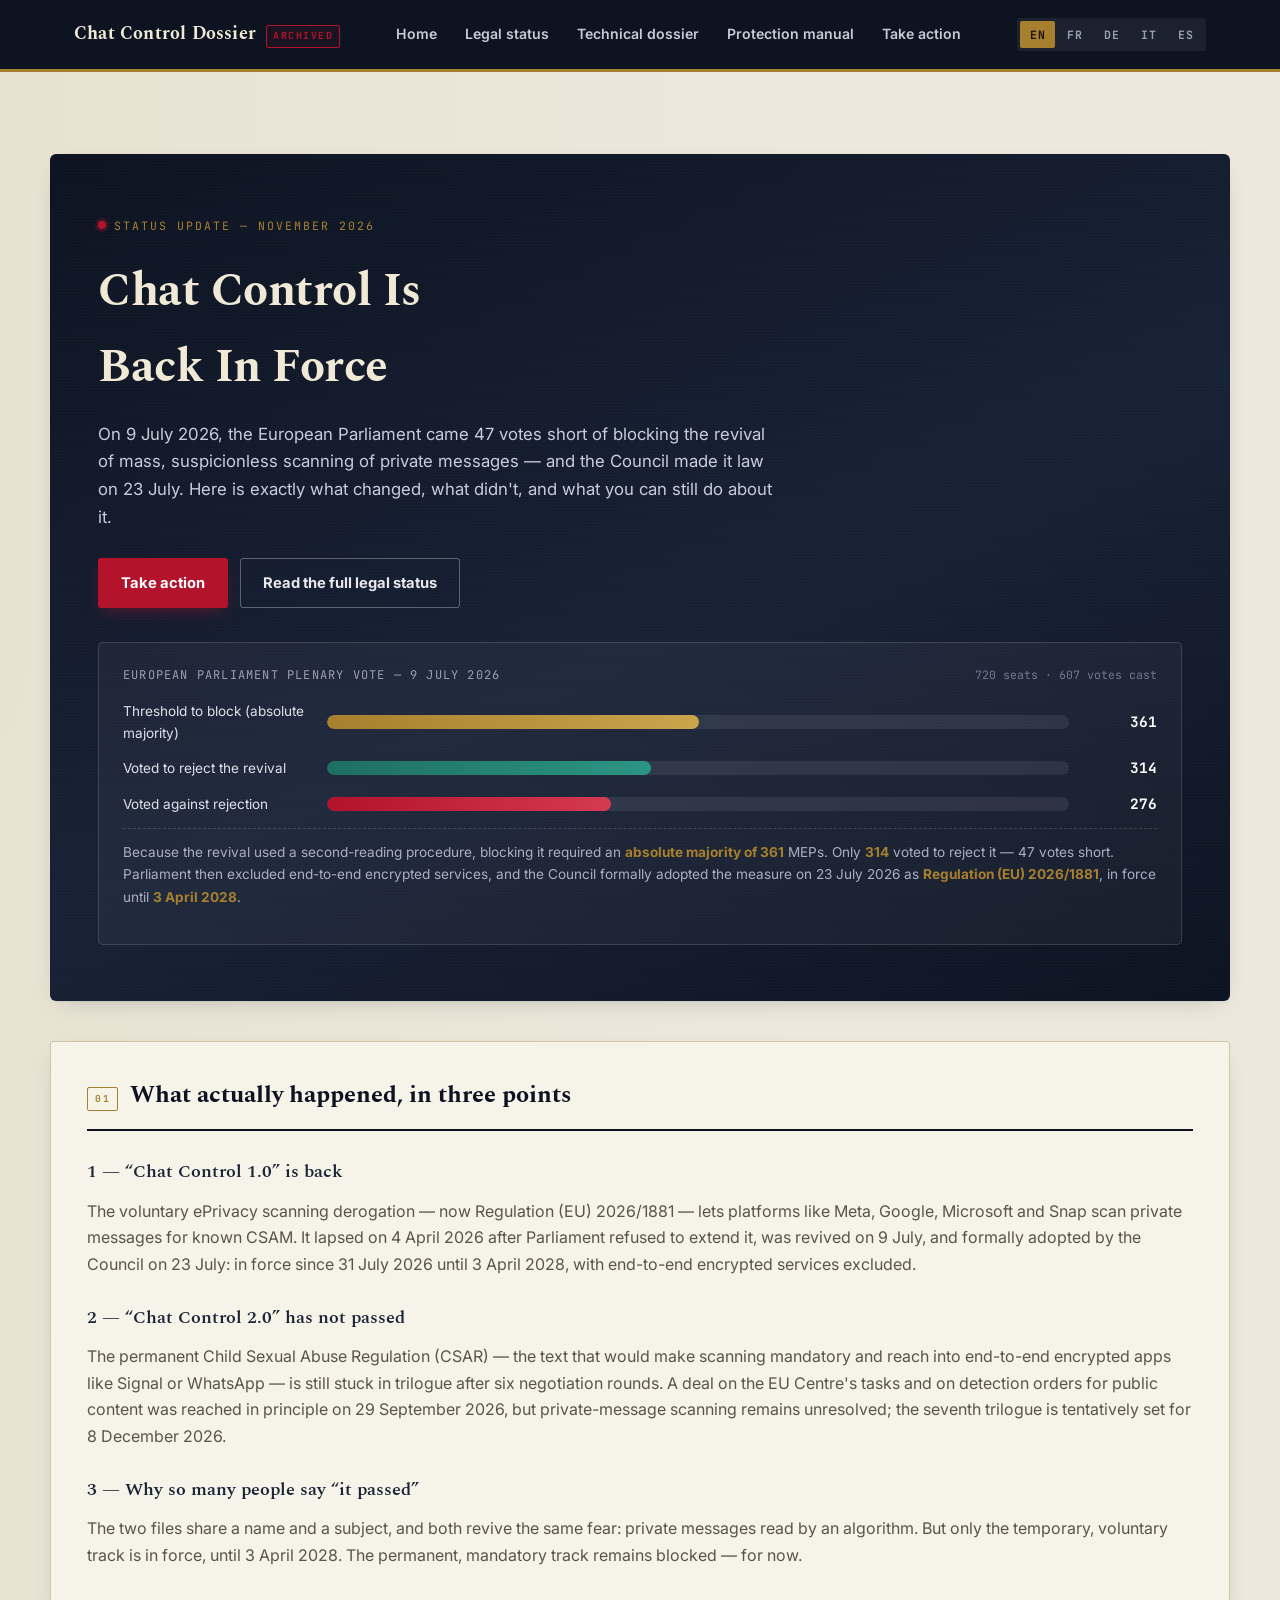
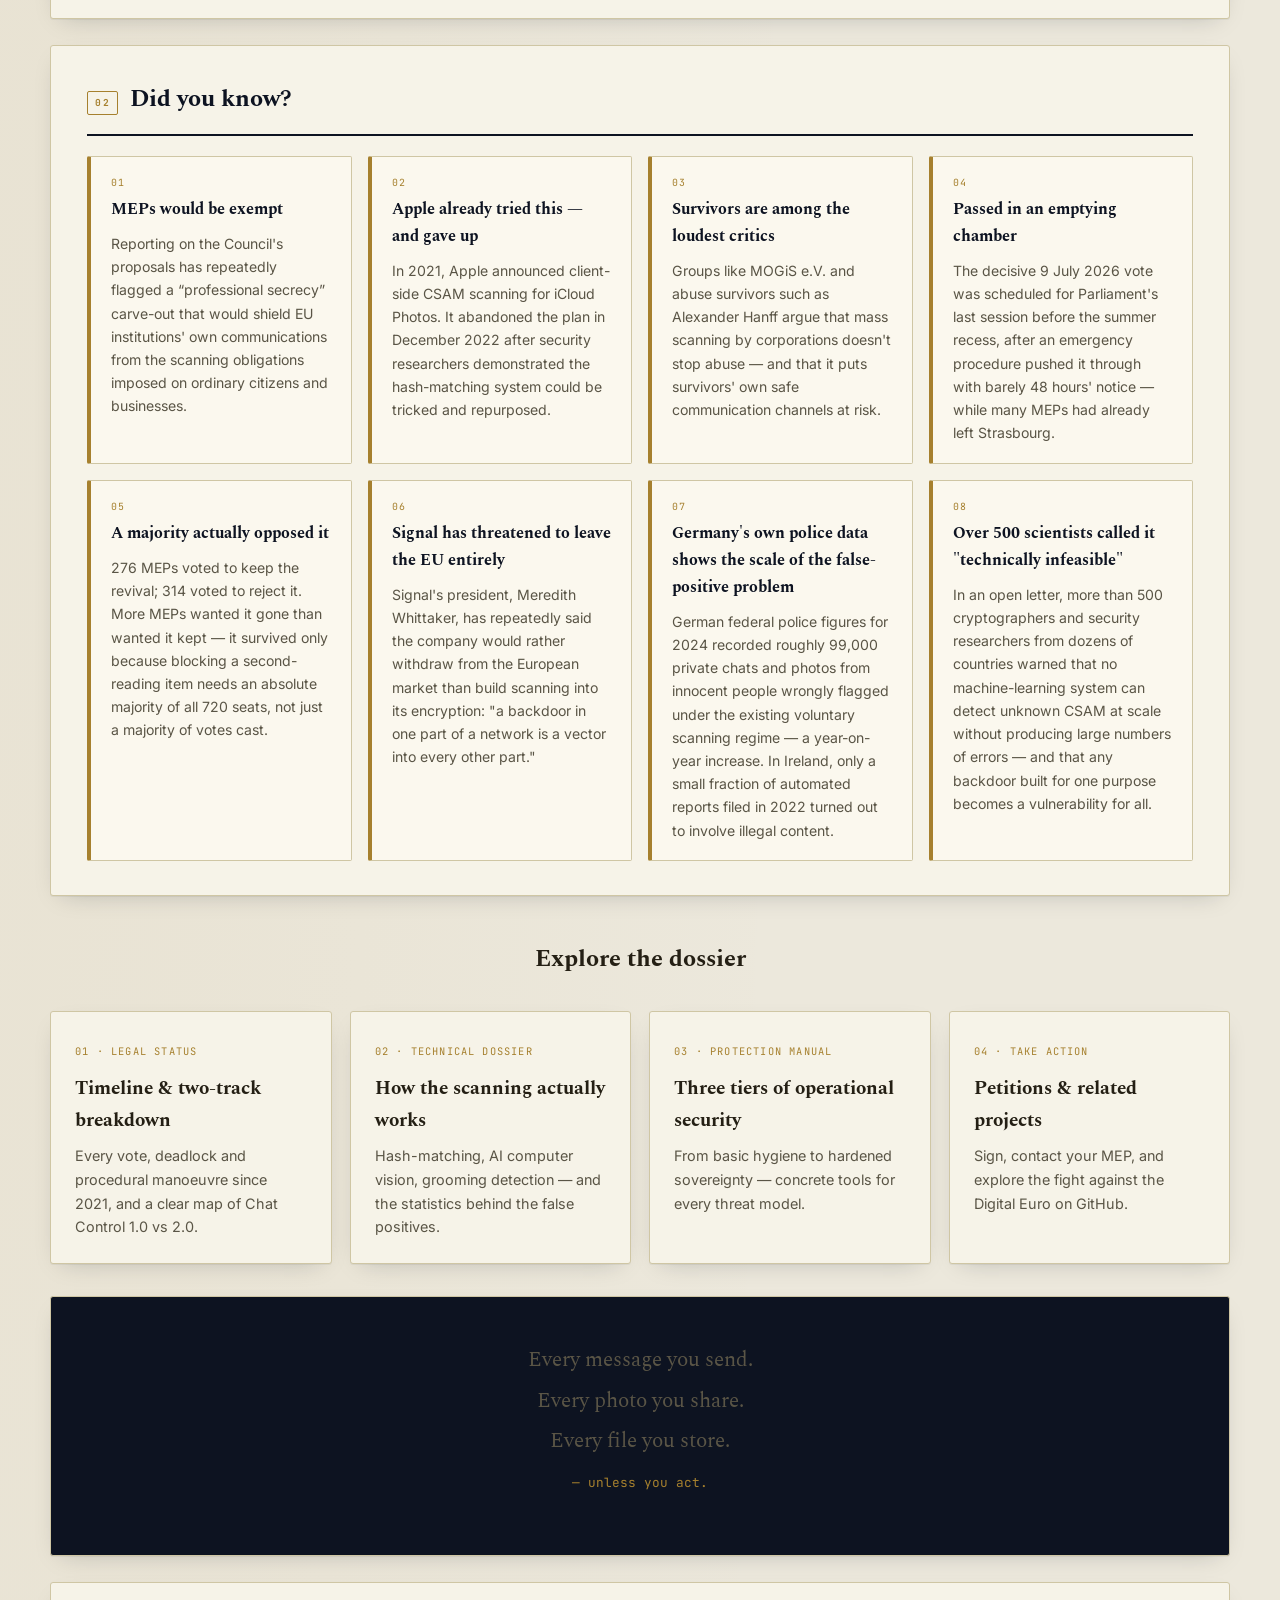
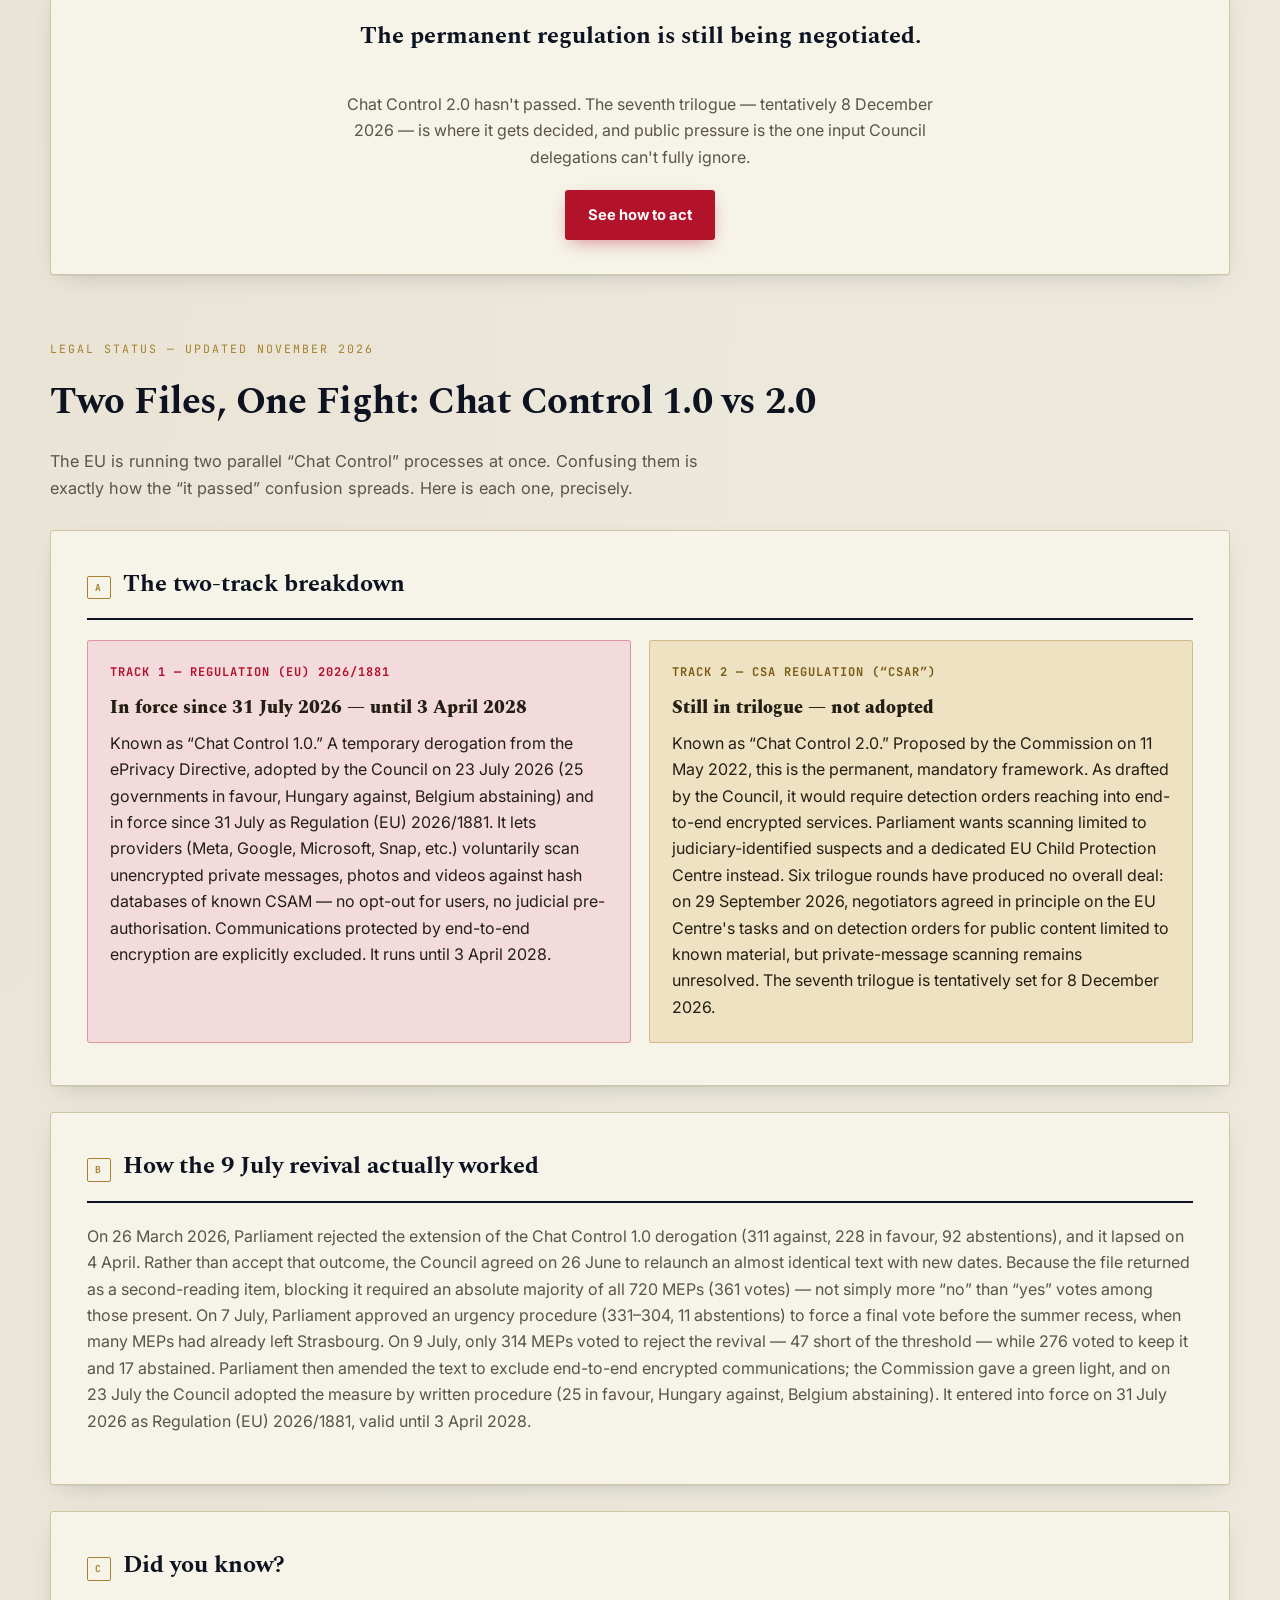
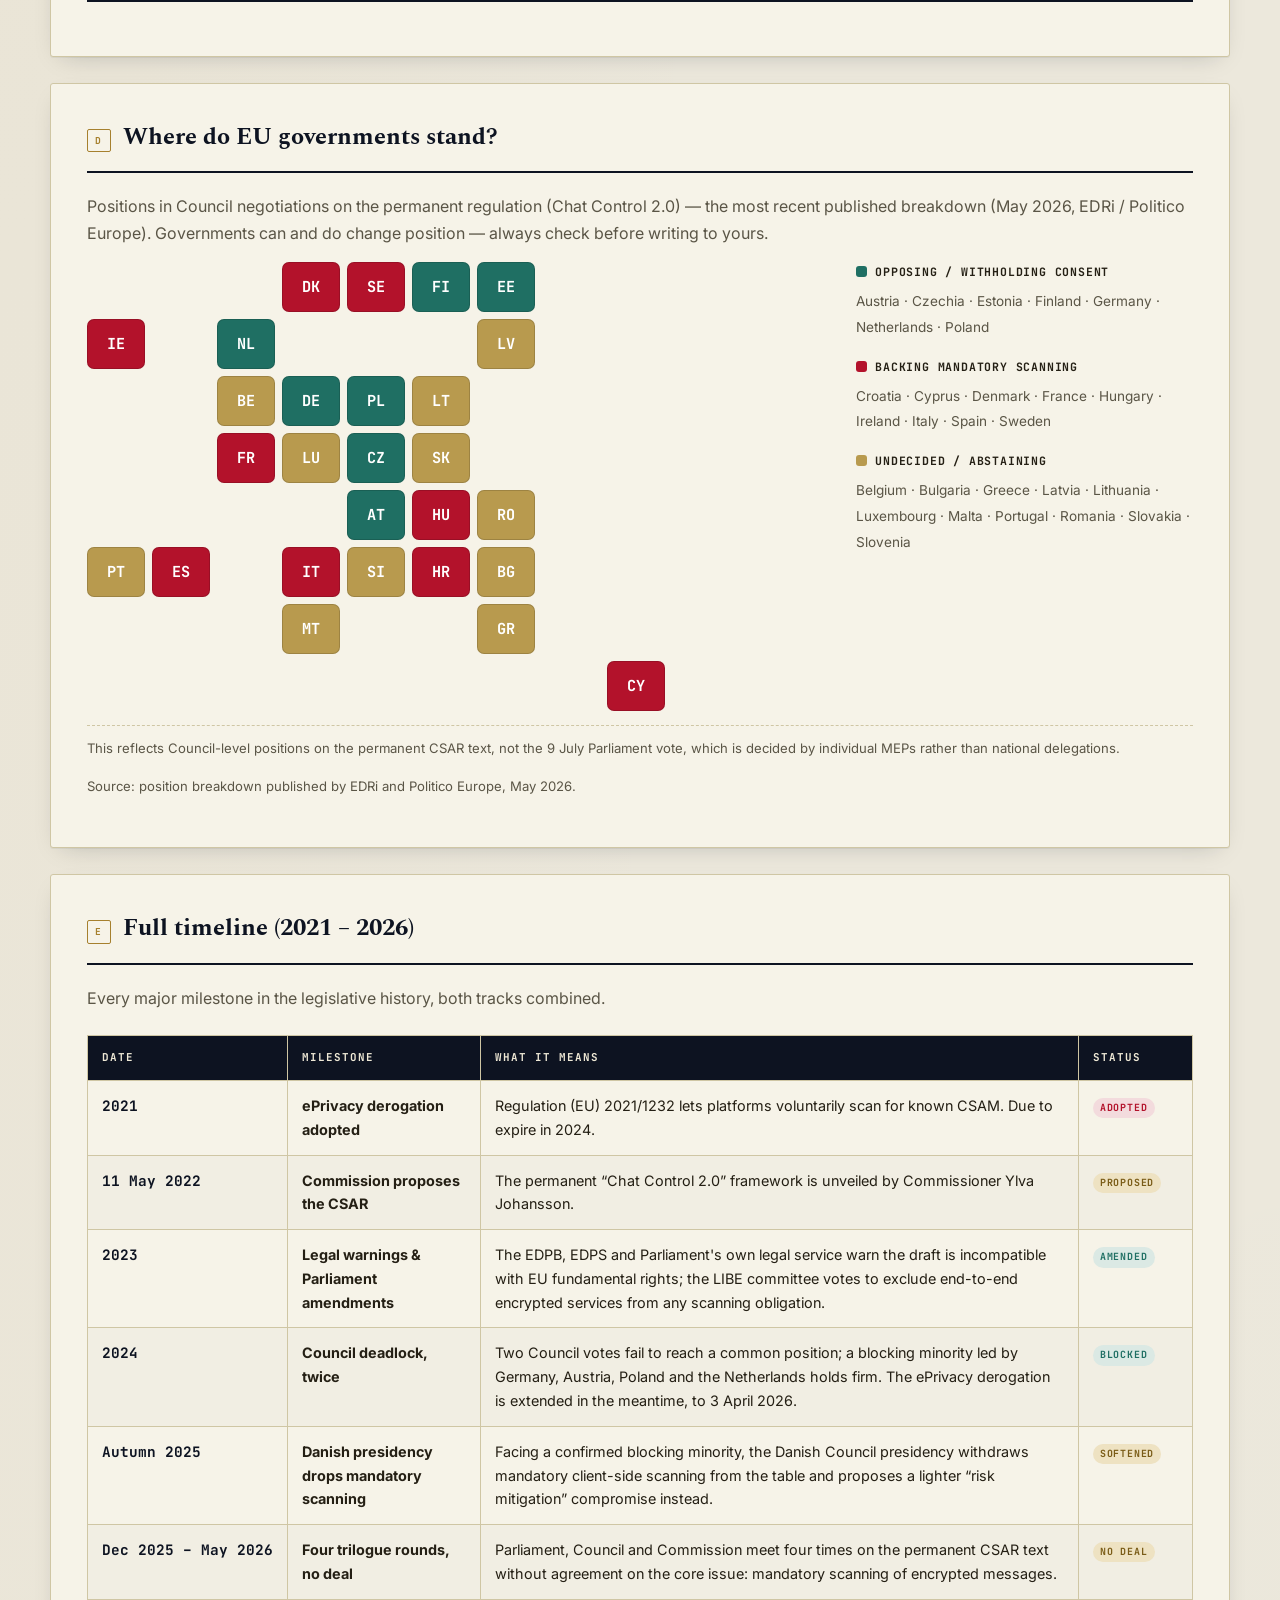
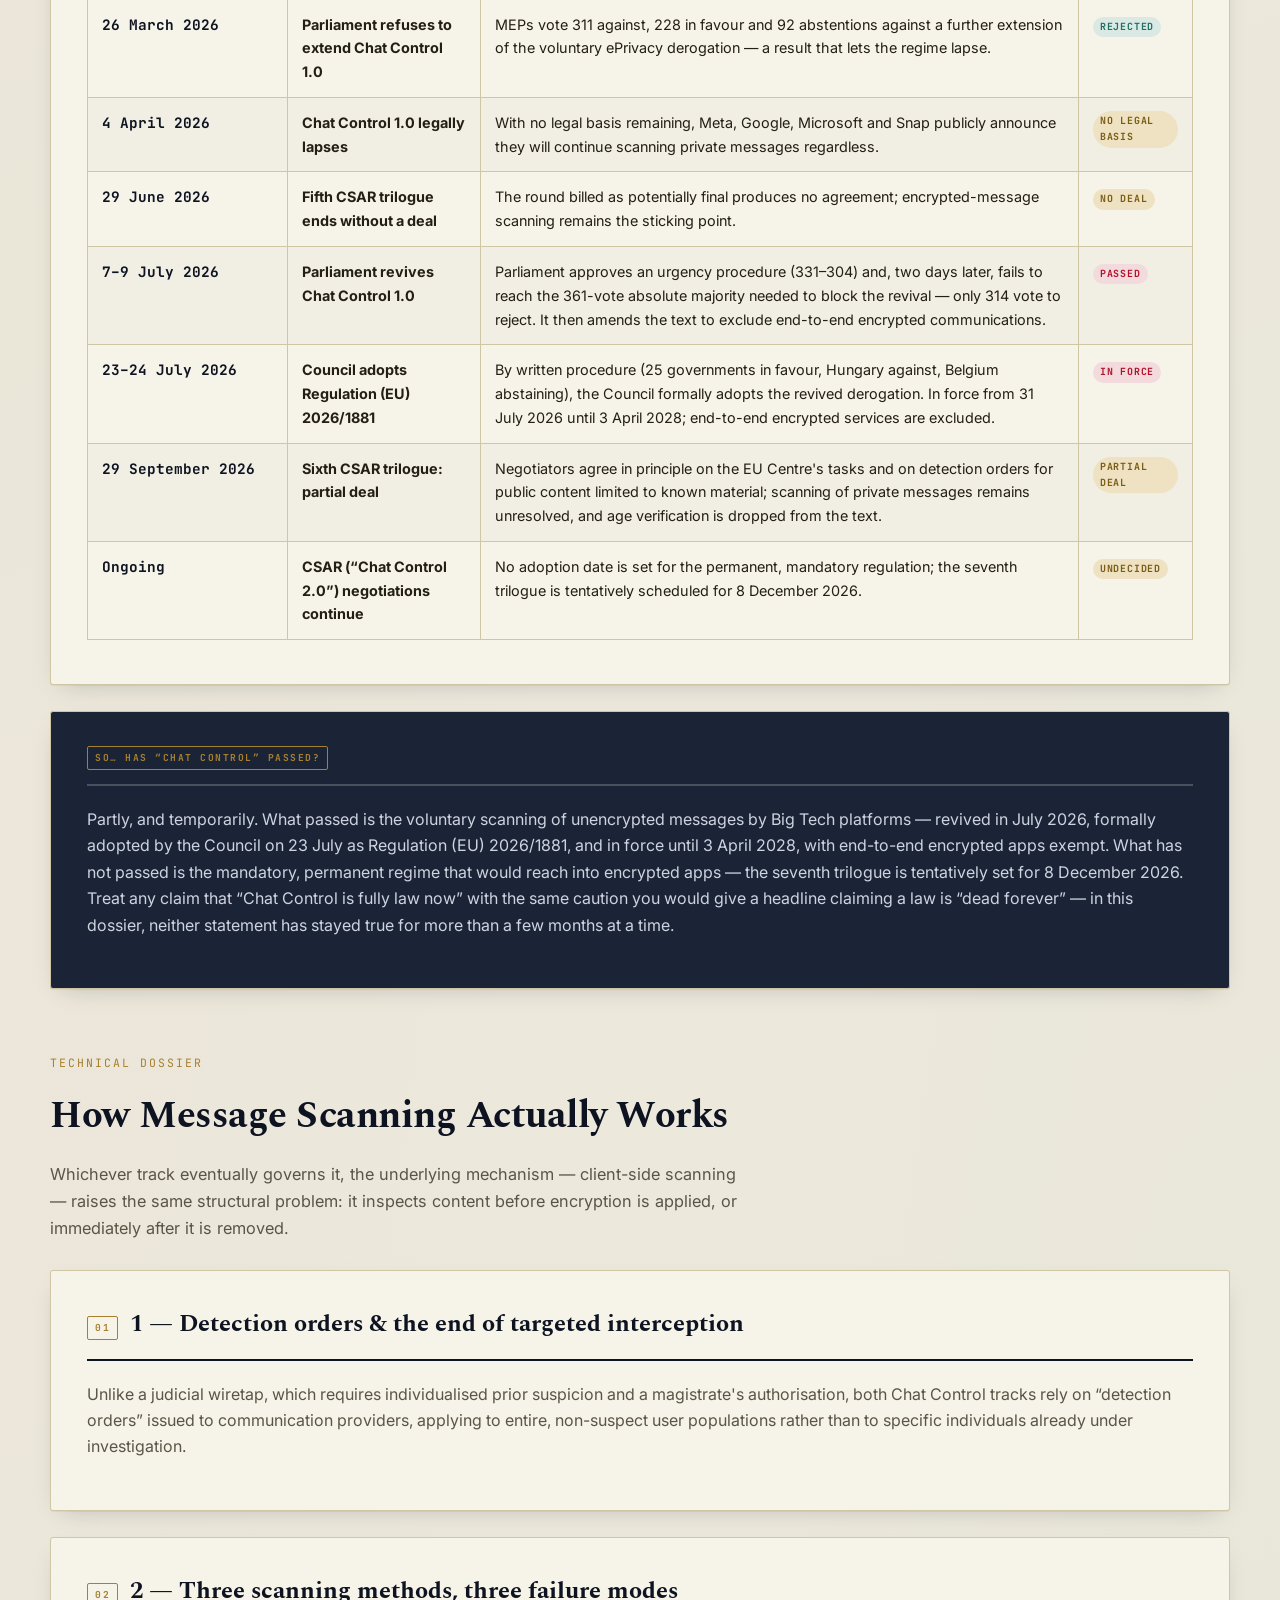
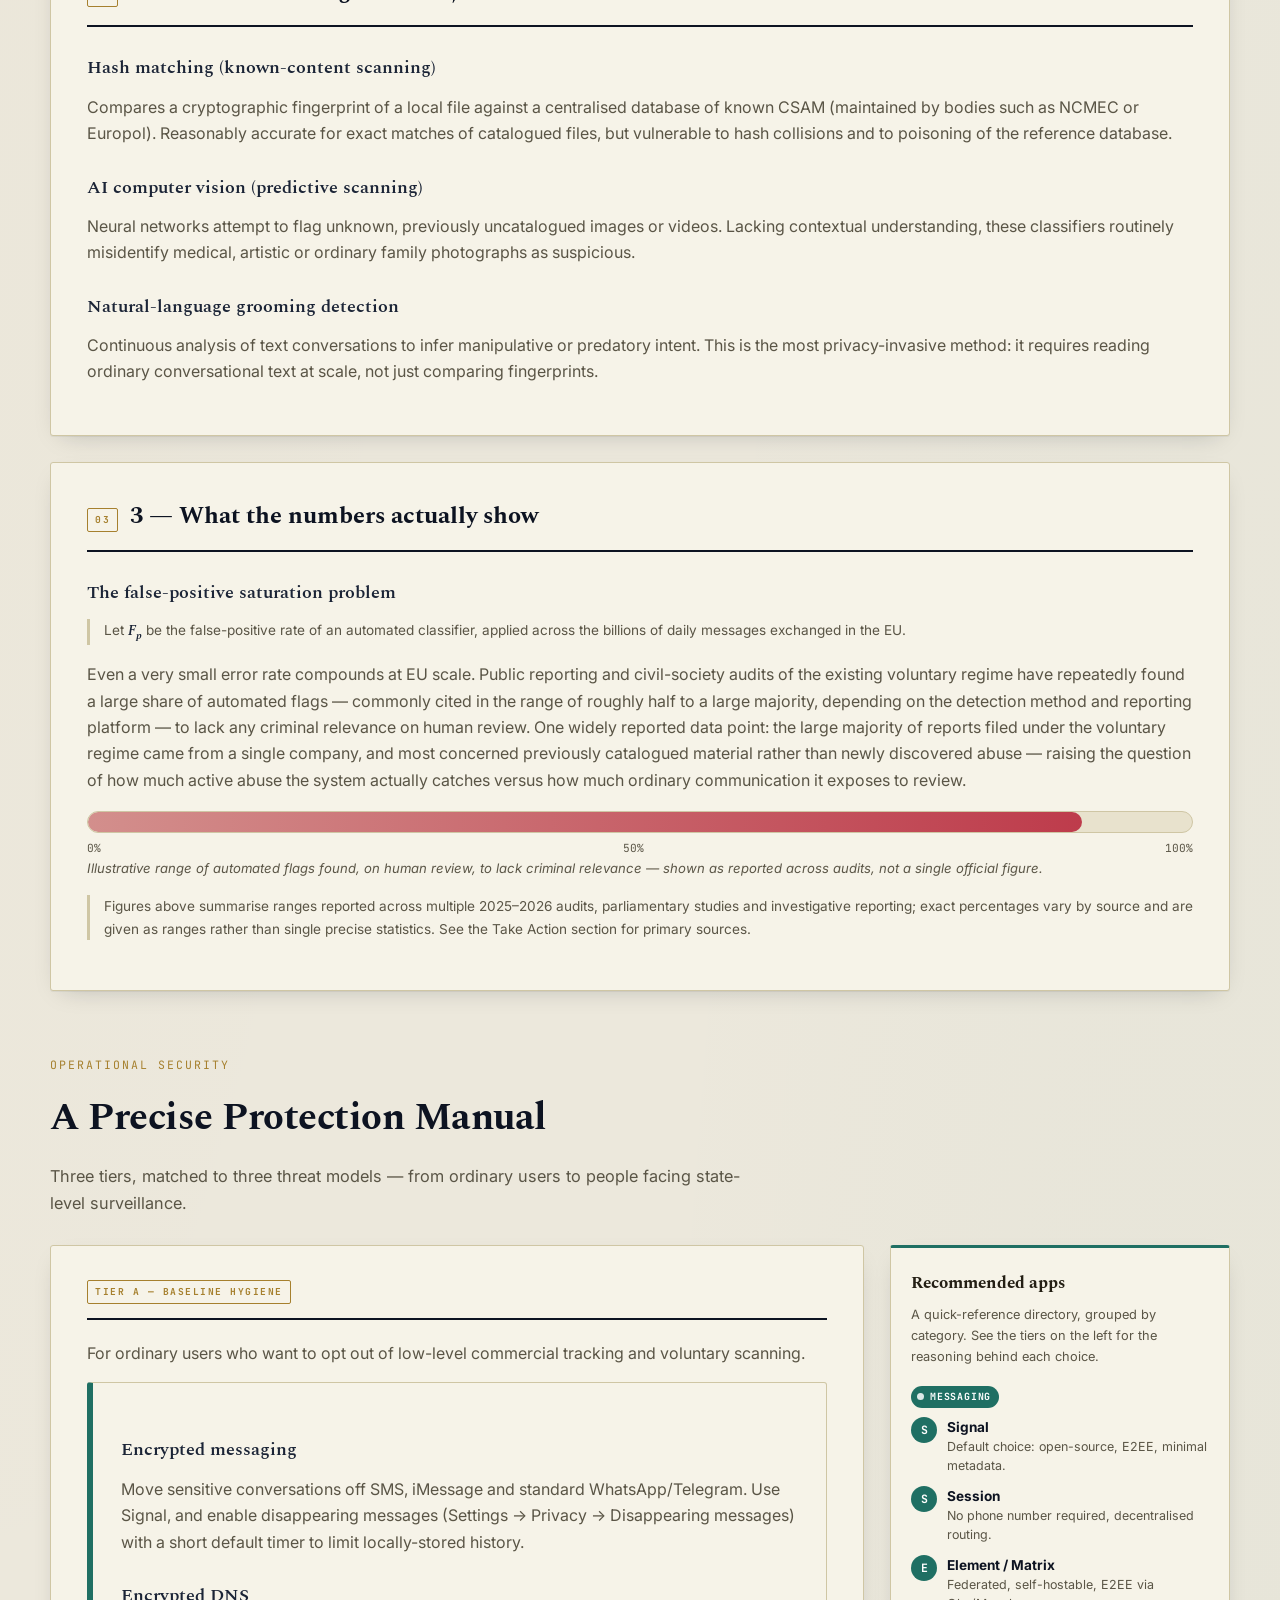
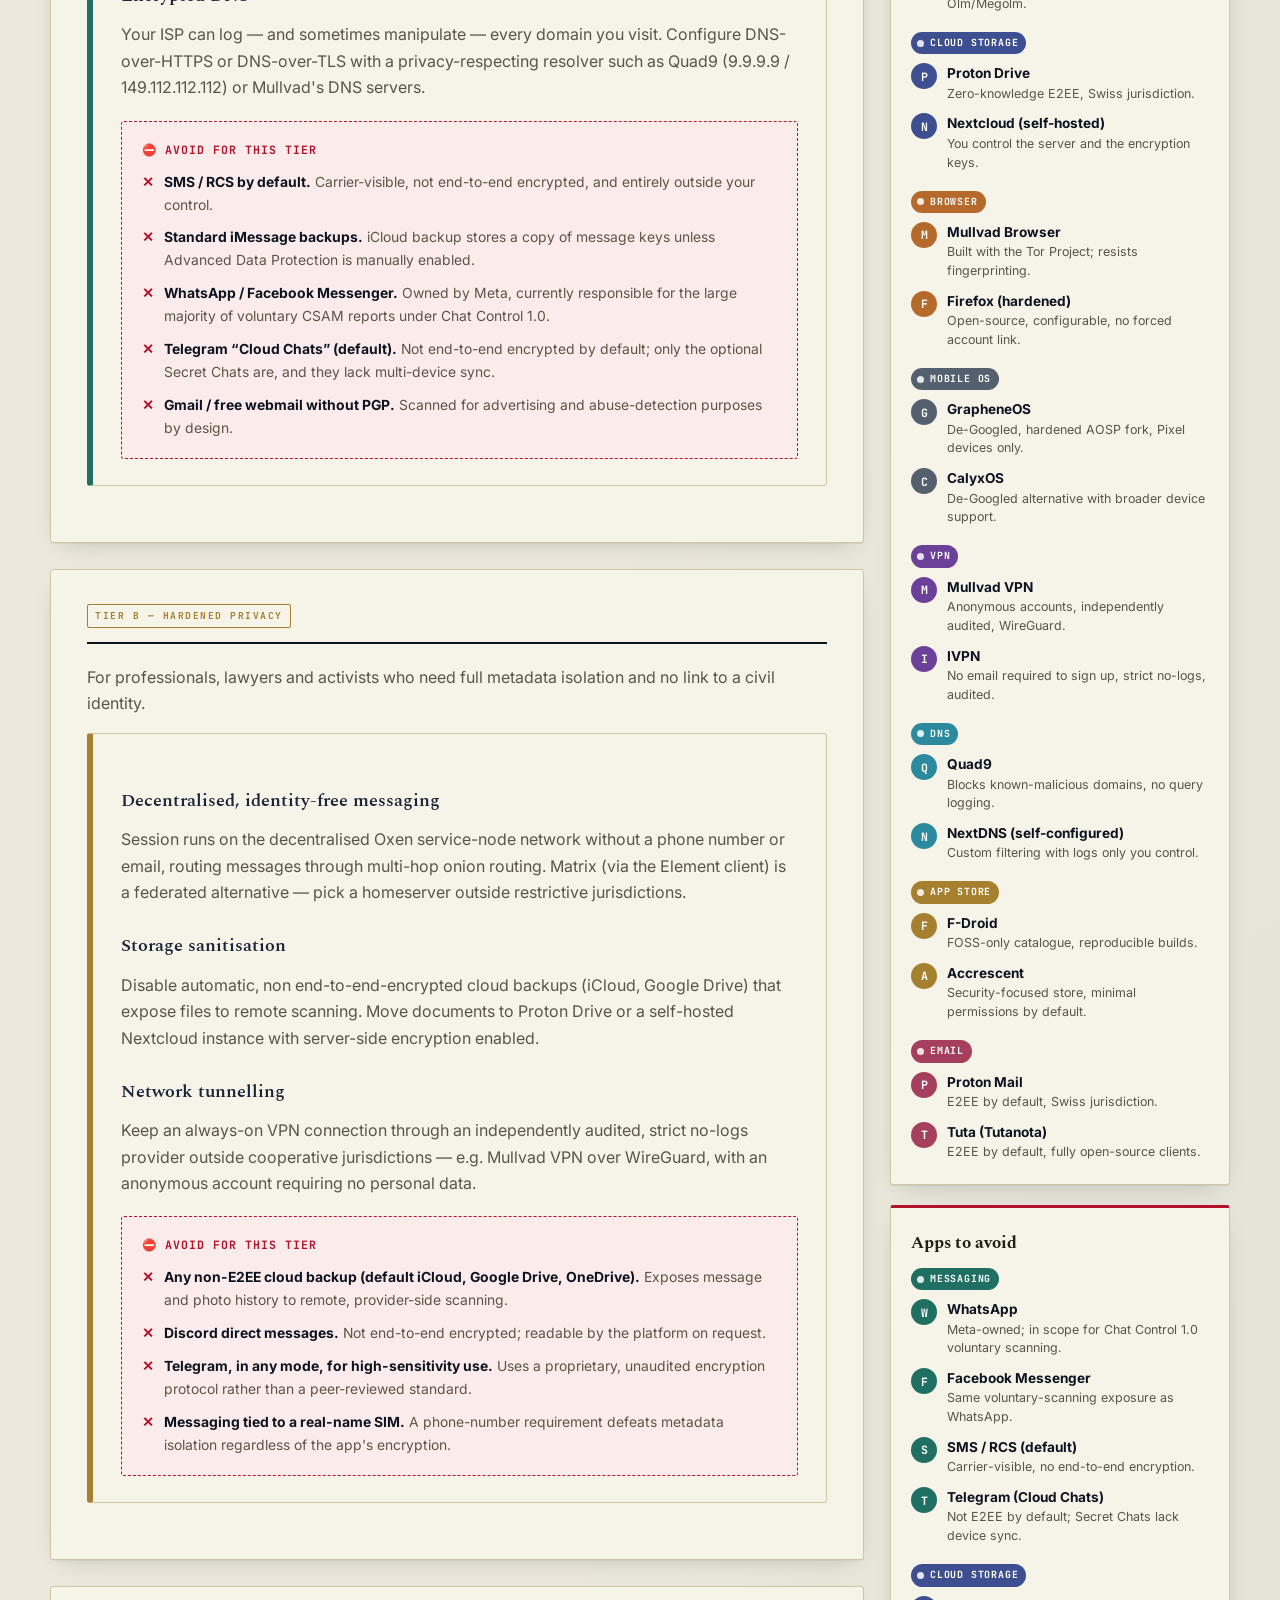
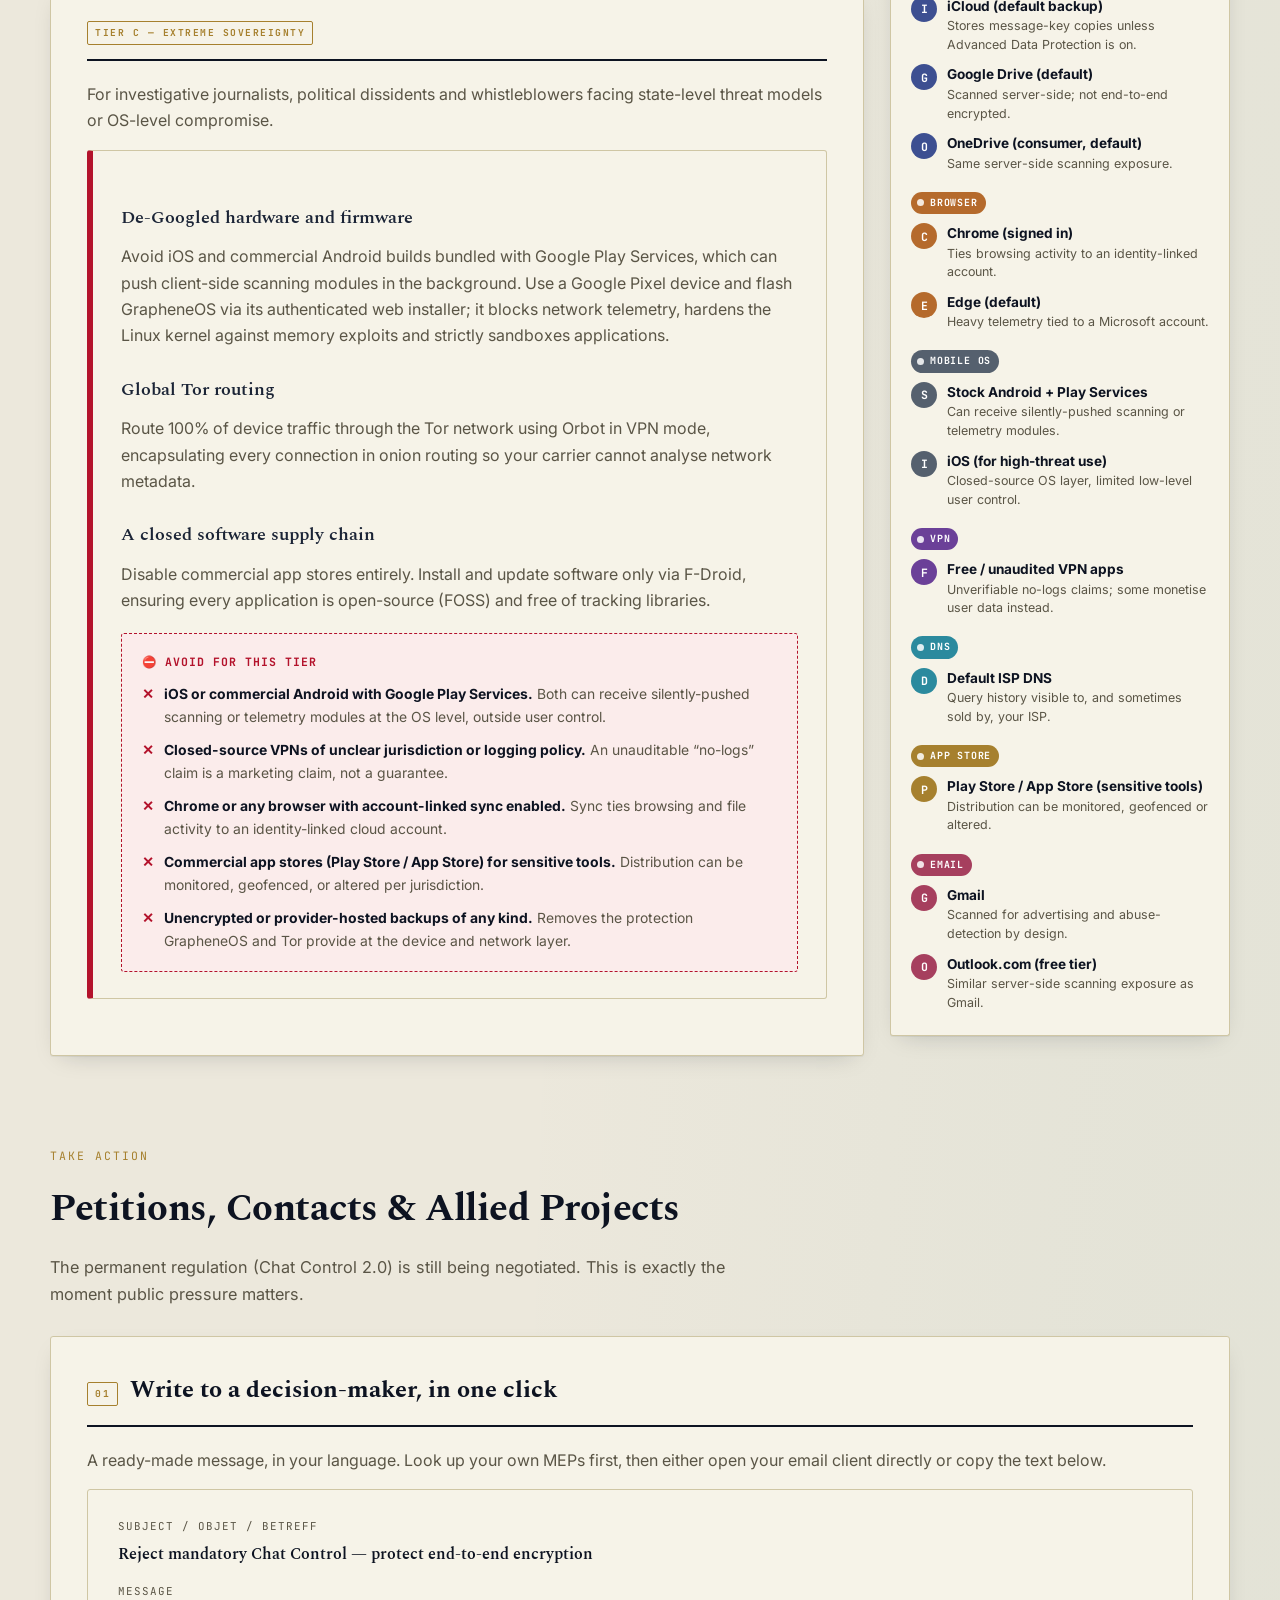
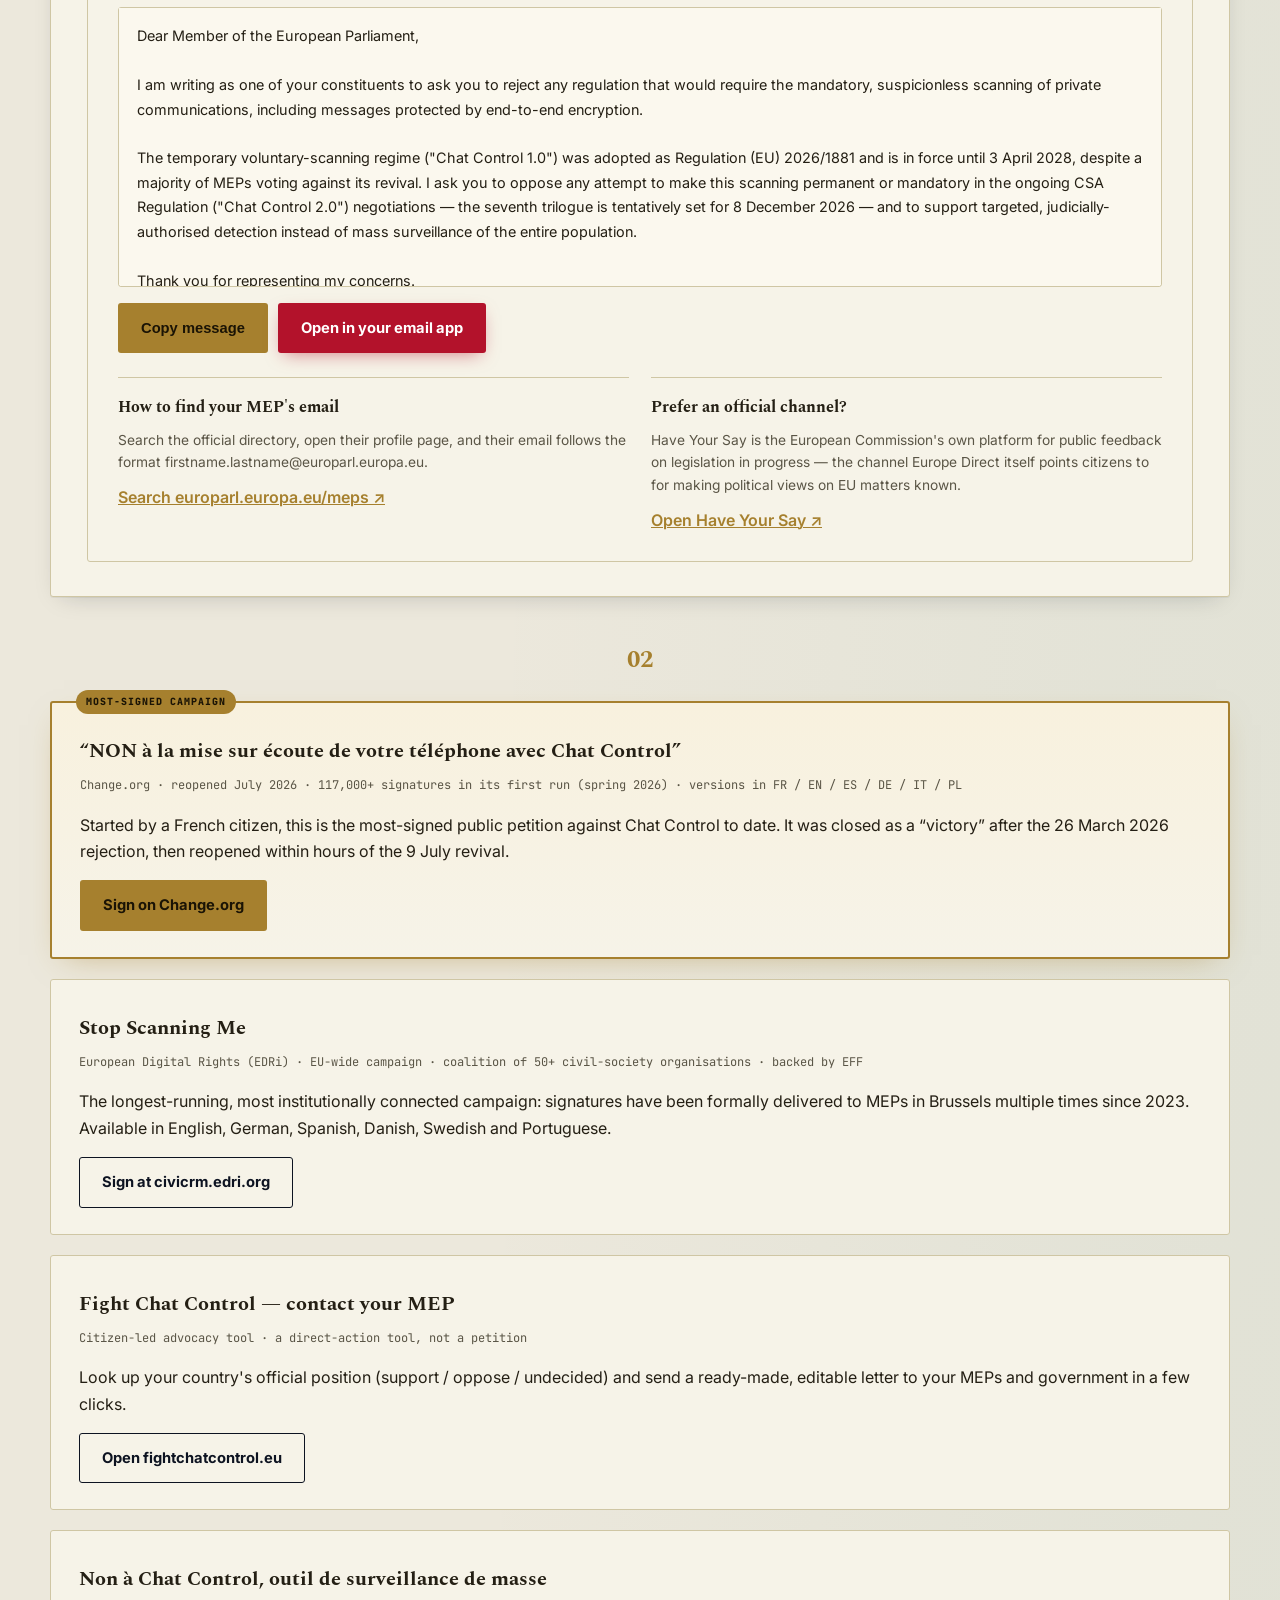
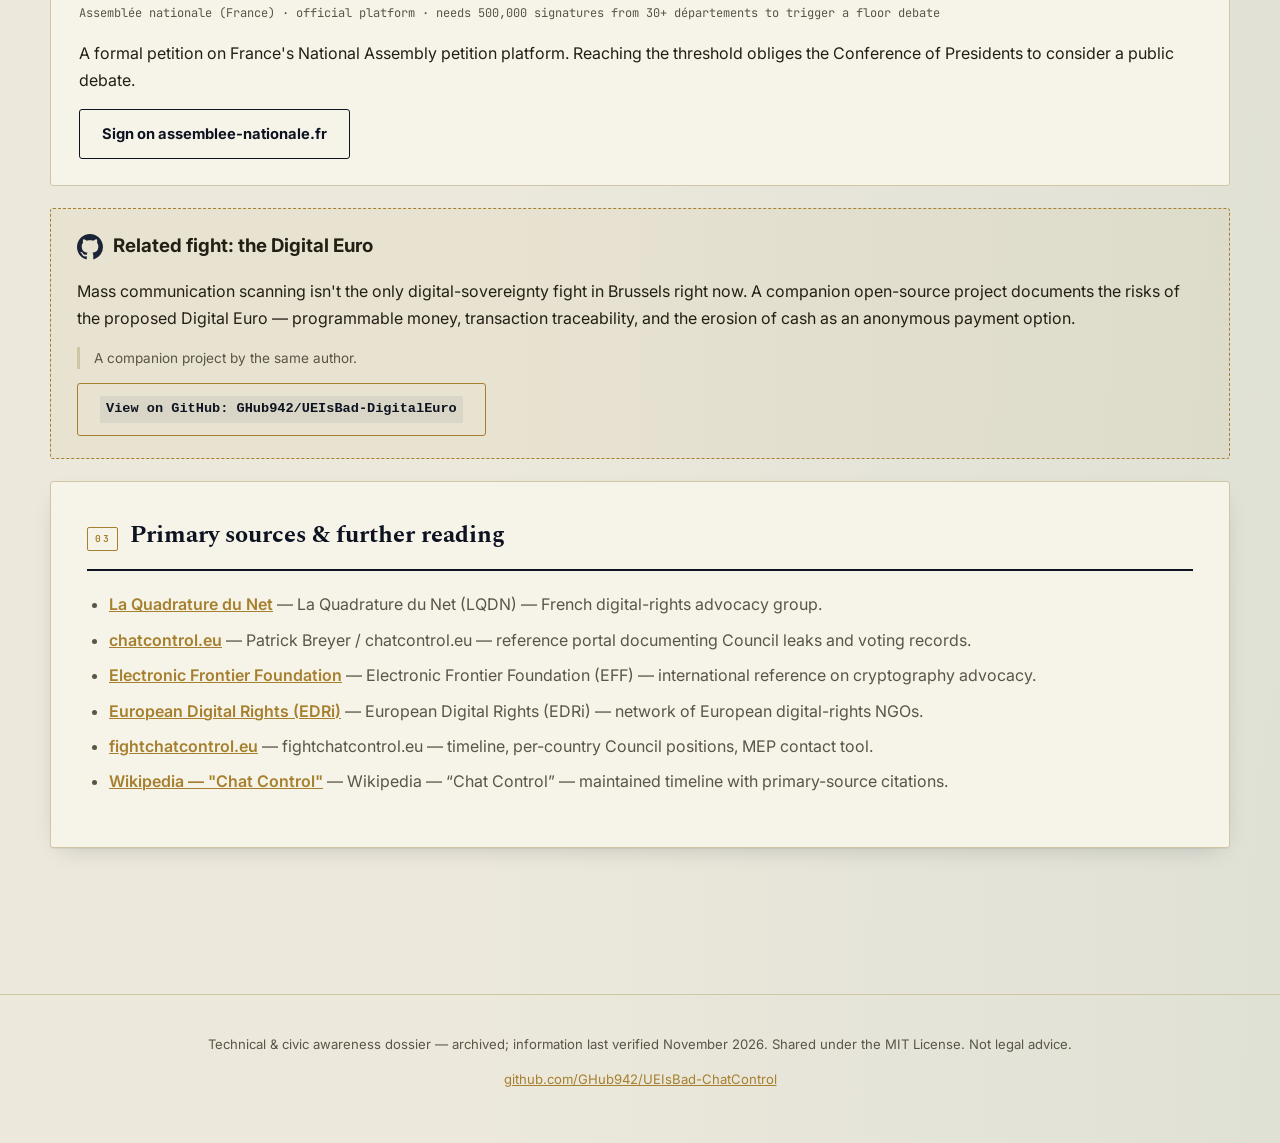
<file: index.html>
<!DOCTYPE html>
<html lang="en">
<head>
<meta charset="UTF-8">
<meta name="viewport" content="width=device-width, initial-scale=1.0">
<title>Chat Control Dossier — Legal Status, Technical Analysis &amp; Protection</title>
<meta name="description" content="Chat Control Dossier — legal status of the EU's Chat Control files, technical analysis of client-side scanning, a tiered protection manual, and ways to take action. In English, French, German, Italian and Spanish.">
<link rel="icon" href="data:image/svg+xml,%3Csvg xmlns='http://www.w3.org/2000/svg' viewBox='0 0 64 64'%3E%3Crect width='64' height='64' rx='10' fill='%230d1321'/%3E%3Crect x='10' y='18' width='44' height='7' rx='2' fill='%23ece8dc'/%3E%3Crect x='10' y='30' width='30' height='7' rx='2' fill='%23a6802e'/%3E%3Crect x='10' y='42' width='44' height='7' rx='2' fill='%23ece8dc'/%3E%3Crect x='10' y='42' width='10' height='7' rx='2' fill='%23b3122b'/%3E%3C/svg%3E" type="image/svg+xml">
<meta name="theme-color" content="#0d1321">
<meta property="og:type" content="website">
<meta property="og:title" content="Chat Control Dossier — Status, technical analysis &amp; protection">
<meta property="og:description" content="Legal status of Chat Control 1.0 and 2.0, how client-side scanning works, a three-tier protection manual, and civic action resources. Available in five languages.">
<style>
/* ============================================================
   CHAT CONTROL DOSSIER — design system
   Theme: "declassified document" — paper, stamps, redaction bars.
   ============================================================ */

@import url('https://fonts.googleapis.com/css2?family=Spectral:ital,wght@0,400;0,500;0,600;0,700;1,400&family=JetBrains+Mono:wght@400;500;700&family=Inter:wght@400;500;600;700&display=swap');

:root{
  --ink:        #0d1321;
  --ink-soft:   #1b2436;
  --paper:      #ece8dc;
  --paper-2:    #e2ddca;
  --line:       #cfc6a4;
  --alert:      #b3122b;
  --alert-soft: #f3dbdd;
  --gold:       #a6802e;
  --safe:       #1f6f63;
  --safe-soft:  #dbe9e4;
  --text-main:  #241f14;
  --text-dim:   #5a5546;
  --paper-text: #efe9d6;

  --serif:  'Spectral', Georgia, 'Times New Roman', serif;
  --mono:   'JetBrains Mono', 'SF Mono', Consolas, monospace;
  --sans:   'Inter', -apple-system, BlinkMacSystemFont, 'Segoe UI', sans-serif;

  --radius: 3px;
  --shadow-card: 0 1px 0 rgba(13,19,33,0.05), 0 8px 24px -12px rgba(13,19,33,0.25);
}

*,*::before,*::after{ box-sizing: border-box; }

html{ scroll-behavior: smooth; }

body{
  margin:0;
  font-family: var(--sans);
  color: var(--text-main);
  background: var(--paper);
  background-image:
    radial-gradient(ellipse at top left, rgba(166,128,46,0.06), transparent 45%),
    radial-gradient(ellipse at bottom right, rgba(31,111,99,0.06), transparent 45%);
  line-height: 1.65;
}

a{ color: var(--ink); }
a.link-accent{ color: var(--gold); font-weight:600; text-decoration-thickness: 1px; }

/* ---------------- Top bar / nav ---------------- */
.topbar{
  position: sticky; top:0; z-index: 1000;
  background: var(--ink);
  border-bottom: 3px solid var(--gold);
}
.topbar-inner{
  max-width: 1180px; margin:0 auto; padding: 14px 24px;
  display:flex; align-items:center; justify-content:space-between; gap: 18px; flex-wrap: wrap;
}
.brand{
  display:flex; align-items:baseline; gap:10px; color: var(--paper-text);
  text-decoration:none; font-family: var(--serif); font-weight:700; font-size: 1.15rem;
  letter-spacing: 0.2px;
}
.brand .stamp{
  font-family: var(--mono); font-size: 0.62rem; letter-spacing: 1.5px;
  color: var(--alert); border: 1px solid var(--alert); border-radius: 2px;
  padding: 2px 6px; text-transform: uppercase; background: rgba(179,18,43,0.08);
}
.nav-links{ display:flex; gap: 4px; flex-wrap: wrap; }
.nav-links a{
  color:#c8cbd6; text-decoration:none; font-size:0.88rem; font-weight:600;
  padding: 8px 12px; border-radius: 2px; transition: all .18s ease;
  border-bottom: 2px solid transparent;
}
.nav-links a:hover{ color:#fff; background: rgba(255,255,255,0.06); }
.nav-links a.active{
  color:#1a1305; background: var(--gold); font-weight:800; border-bottom-color: transparent;
  border-radius:3px;
}
.nav-links a.active:hover{ color:#1a1305; background: var(--gold); }

.lang-switch{ display:flex; gap:2px; background: rgba(255,255,255,0.06); padding:3px; border-radius: 3px; }
.lang-btn{
  background:none; border:none; color:#93980; color:#9aa0b3; padding:6px 10px; font-family: var(--mono);
  font-size: 0.72rem; letter-spacing: 0.5px; cursor:pointer; border-radius:2px; font-weight:700;
}
.lang-btn:hover{ color:#fff; }
.lang-btn.active{ background: var(--gold); color:#1a1305; }

/* ---------------- Layout ---------------- */
.container{ max-width: 1180px; margin: 0 auto; padding: 0 24px; }
.page-wrap{ padding: 48px 0 90px; }

/* ---------------- Hero ---------------- */
.hero{
  background: linear-gradient(155deg, var(--ink) 0%, #182236 55%, var(--ink) 100%);
  color: var(--paper-text);
  border-radius: 6px;
  padding: 56px 48px;
  margin: 34px 0 40px;
  position: relative;
  overflow:hidden;
  box-shadow: var(--shadow-card);
}
.hero::before{
  content:""; position:absolute; inset:0; opacity:0.5;
  background-image: repeating-linear-gradient(0deg, rgba(255,255,255,0.025) 0px, rgba(255,255,255,0.025) 1px, transparent 1px, transparent 3px);
  pointer-events:none;
}
.hero .eyebrow{
  font-family: var(--mono); font-size: 0.72rem; letter-spacing: 2px; color: var(--gold);
  text-transform: uppercase; display:inline-flex; align-items:center; gap:8px; margin-bottom:18px;
}
.hero .eyebrow::before{ content:""; width:8px; height:8px; border-radius:50%; background: var(--alert); box-shadow: 0 0 0 3px rgba(179,18,43,0.25); animation: pulse 2s infinite; }
@keyframes pulse{ 0%,100%{ opacity:1;} 50%{ opacity:0.35;} }
.hero h1{
  font-family: var(--serif); font-weight:700; font-size: clamp(1.9rem, 3.6vw, 3.1rem);
  margin: 0 0 16px; letter-spacing: -0.5px; max-width: 16ch;
}
.hero p.lead{ font-size: 1.05rem; color:#c9cddb; max-width: 62ch; margin: 0 0 26px; }
.hero .hero-actions{ display:flex; gap:12px; flex-wrap:wrap; }

.btn{
  display:inline-flex; align-items:center; gap:8px; font-weight:700; font-size:0.92rem;
  padding: 12px 22px; border-radius: 3px; text-decoration:none; cursor:pointer; border: 1px solid transparent;
  transition: transform .15s ease, box-shadow .15s ease;
}
.btn:hover{ transform: translateY(-1px); }
.btn-primary{ background: var(--alert); color:#fff; box-shadow: 0 6px 18px -6px rgba(179,18,43,0.55); }
.btn-primary:hover{ box-shadow: 0 10px 22px -6px rgba(179,18,43,0.65); }
.btn-ghost{ background: transparent; border-color: rgba(255,255,255,0.3); color:#e8e9ee; }
.btn-ghost:hover{ border-color:#fff; }
.btn-gold{ background: var(--gold); color:#1a1305; }

/* ---------------- Vote scoreboard (signature widget) ---------------- */
.scoreboard{
  margin-top: 34px; background: rgba(255,255,255,0.04); border: 1px solid rgba(255,255,255,0.14);
  border-radius: 5px; padding: 22px 24px;
}
.scoreboard-head{ display:flex; justify-content:space-between; align-items:baseline; margin-bottom:14px; flex-wrap:wrap; gap:6px;}
.scoreboard-head .title{ font-family: var(--mono); font-size:0.75rem; letter-spacing:1.2px; text-transform:uppercase; color:#9aa0b3; }
.scoreboard-head .date{ font-family: var(--mono); font-size:0.72rem; color:#727892; }
.bar-row{ display:flex; align-items:center; gap:14px; margin-bottom: 12px; }
.bar-label{ width: 190px; flex-shrink:0; font-size:0.85rem; color:#dfe1ea; }
.bar-track{ flex:1; height: 14px; background: rgba(255,255,255,0.08); border-radius: 8px; overflow:hidden; }
.bar-fill{ height:100%; width:0%; border-radius:8px; transition: width 1.4s cubic-bezier(.2,.8,.2,1); }
.bar-fill.need{ background: linear-gradient(90deg, var(--gold), #cba54a); }
.bar-fill.reject{ background: linear-gradient(90deg, var(--safe), #2c9583); }
.bar-fill.keep{ background: linear-gradient(90deg, var(--alert), #d43a52); }
.bar-value{ width: 74px; text-align:right; font-family: var(--mono); font-weight:700; color:#fff; font-size:0.9rem; }
.scoreboard-note{ font-size:0.85rem; color:#aab0c2; margin-top: 12px; border-top: 1px dashed rgba(255,255,255,0.15); padding-top:12px; }
.scoreboard-note strong{ color: var(--gold); }

/* ---------------- Cards / sections ---------------- */
.card{
  background:#f6f3e8; border:1px solid var(--line); border-radius: var(--radius);
  padding: 34px 36px; margin-bottom: 26px; box-shadow: var(--shadow-card);
}
.card h2{
  font-family: var(--serif); font-size: 1.5rem; margin: 0 0 20px; color: var(--ink);
  padding-bottom:14px; border-bottom: 2px solid var(--ink); display:flex; align-items:baseline; gap:12px;
}
.card h2 .tag{ font-family: var(--mono); font-size:0.6rem; letter-spacing:1.5px; color: var(--gold); border:1px solid var(--gold); padding:3px 7px; border-radius:2px; text-transform:uppercase; }
.card h3{ font-family: var(--serif); font-size: 1.15rem; color: var(--ink-soft); margin: 26px 0 10px; font-weight:600; }
.card p{ color: var(--text-dim); margin: 0 0 16px; }
.card ul, .card ol{ color: var(--text-dim); padding-left: 22px; margin-bottom:18px; }
.card li{ margin-bottom: 9px; }
.card li strong{ color: var(--text-main); }

/* nav cards grid on homepage */
.grid-cards{ display:grid; grid-template-columns: repeat(auto-fit, minmax(230px,1fr)); gap:18px; margin: 32px 0; }
.nav-card{
  background:#f6f3e8; border:1px solid var(--line); border-radius: var(--radius); padding: 24px;
  text-decoration:none; color: var(--text-main); display:block; box-shadow: var(--shadow-card);
  transition: transform .18s ease, border-color .18s ease;
}
.nav-card:hover{ transform: translateY(-3px); border-color: var(--gold); }
.nav-card .nc-tag{ font-family: var(--mono); font-size:0.65rem; letter-spacing:1.2px; color: var(--gold); text-transform:uppercase; }
.nav-card h3{ font-family: var(--serif); font-size:1.2rem; margin: 10px 0 8px; }
.nav-card p{ font-size:0.9rem; color: var(--text-dim); margin:0; }

/* ---------------- Redaction reveal (signature element) ---------------- */
.redact{
  position: relative; display:inline-block; color: transparent !important;
  border-radius: 2px; transition: color .05s linear;
}
.redact::before{
  content:""; position:absolute; inset: -2px -4px; background: var(--redact, #14161c);
  border-radius: 2px; transform-origin: left; transition: transform .9s cubic-bezier(.6,0,.2,1);
}
.redact.revealed{ color: inherit !important; }
.redact.revealed::before{ transform: scaleX(0); }
.redact-line{ display:block; }

/* fade / rise on scroll */
.reveal{ opacity:0; transform: translateY(16px); transition: opacity .6s ease, transform .6s ease; }
.reveal.in{ opacity:1; transform: translateY(0); }

/* ---------------- Timeline table ---------------- */
.timeline{ width:100%; border-collapse: collapse; margin: 8px 0 10px; font-size:0.9rem; }
.timeline th, .timeline td{ border: 1px solid var(--line); padding: 13px 14px; text-align:left; vertical-align:top; }
.timeline th{ background: var(--ink); color: var(--paper-text); font-family: var(--mono); font-size:0.68rem; letter-spacing:1px; text-transform:uppercase; }
.timeline tr:nth-child(even){ background: rgba(0,0,0,0.02); }
.timeline td.date{ font-family: var(--mono); font-weight:700; white-space:nowrap; color: var(--ink); }
.pill{ display:inline-block; font-family: var(--mono); font-size:0.62rem; letter-spacing:0.8px; padding:2px 7px; border-radius:20px; text-transform:uppercase; font-weight:700; }
.pill-reject{ background: var(--safe-soft); color: var(--safe); }
.pill-active{ background: var(--alert-soft); color: var(--alert); }
.pill-pending{ background:#eee2c2; color:#7a5c17; }

/* two-track compare */
.compare{ display:grid; grid-template-columns: 1fr 1fr; gap:18px; margin: 18px 0 8px; }
@media (max-width: 720px){ .compare{ grid-template-columns: 1fr; } }
.compare .col{ border-radius: var(--radius); padding:22px; border:1px solid var(--line); }
.compare .col.c1{ background: var(--alert-soft); border-color: rgba(179,18,43,0.35); }
.compare .col.c2{ background:#eee2c2; border-color: rgba(166,128,46,0.4); }
.compare .col h4{ font-family: var(--mono); font-size:0.75rem; letter-spacing:1px; text-transform:uppercase; margin:0 0 10px; }
.compare .col.c1 h4{ color: var(--alert); }
.compare .col.c2 h4{ color:#7a5c17; }
.compare .status-line{ font-weight:800; font-family: var(--serif); font-size:1.1rem; margin-bottom:8px; }

/* protection levels */
.protection-box{ border:1px solid var(--line); border-radius: var(--radius); padding: 26px 28px; margin-bottom:22px; background:#f6f3e8; }
.level-A{ border-left: 6px solid var(--safe); }
.level-B{ border-left: 6px solid var(--gold); }
.level-C{ border-left: 6px solid var(--alert); }
.level-title{ font-family: var(--mono); font-weight:700; font-size:0.95rem; letter-spacing:0.5px; margin-bottom:12px; text-transform:uppercase; }
.level-A .level-title{ color: var(--safe); }
.level-B .level-title{ color:#8a6a24; }
.level-C .level-title{ color: var(--alert); }

/* petitions */
.petition-card{ border:1px solid var(--line); border-radius: var(--radius); background:#f6f3e8; padding:26px 28px; margin-bottom: 20px; position:relative; }
.petition-card.featured{ border: 2px solid var(--gold); background: linear-gradient(180deg, #f8f1de, #f6f3e8); box-shadow: 0 10px 30px -14px rgba(166,128,46,0.5); }
.featured-flag{ position:absolute; top:-13px; left:24px; background: var(--gold); color:#1a1305; font-family: var(--mono); font-size:0.62rem; letter-spacing:1px; padding:4px 10px; border-radius:20px; font-weight:800; text-transform:uppercase; }
.petition-card h3{ font-family: var(--serif); font-size:1.25rem; margin: 6px 0 8px; }
.petition-meta{ font-family: var(--mono); font-size:0.75rem; color: var(--text-dim); margin-bottom:10px; }
.petition-meta b{ color: var(--ink); }

.gh-card{ border:1px dashed var(--gold); border-radius: var(--radius); padding:22px 26px; background: rgba(166,128,46,0.06); margin: 22px 0; }
.gh-card .gh-head{ display:flex; align-items:center; gap:10px; margin-bottom:8px; }
.gh-card svg{ flex-shrink:0; }
.gh-card code{ background: rgba(13,19,33,0.06); padding:2px 6px; border-radius:2px; font-size:0.85rem; }

/* footer */
.site-footer{ border-top: 1px solid var(--line); margin-top: 30px; padding: 26px 0 40px; text-align:center; color: var(--text-dim); font-size:0.82rem; }
.site-footer a{ color: var(--gold); }

/* math */
.math{ font-family: var(--serif); font-style: italic; font-weight:600; color: var(--ink-soft); }

/* misc utility */
.note{ font-size:0.85rem; color: var(--text-dim); border-left:3px solid var(--line); padding-left:14px; margin: 14px 0; }
.small-caps{ font-variant: small-caps; letter-spacing: 0.5px; }

/* ---------------- App directory sidebar (protection page) ---------------- */
:root{
  --cat-messaging: #1f6f63;
  --cat-cloud: #3d4f91;
  --cat-browser: #b56a2c;
  --cat-mobileos: #55606e;
  --cat-vpn: #6b4098;
  --cat-dns: #2b8a9e;
  --cat-appstore: #a6802e;
  --cat-email: #a63f5e;
}
.protection-layout{ display:grid; grid-template-columns: 1fr 340px; gap:26px; align-items:start; }
@media (max-width: 980px){ .protection-layout{ grid-template-columns: 1fr; } }
.protection-main{ min-width:0; }
.apps-sidebar{ position:sticky; top:86px; display:flex; flex-direction:column; gap:20px; }
@media (max-width: 980px){ .apps-sidebar{ position:static; } }
.apps-panel{ background:#f6f3e8; border:1px solid var(--line); border-radius: var(--radius); padding:22px 20px; box-shadow: var(--shadow-card); }
.apps-panel h3{ font-family: var(--serif); font-size:1.05rem; margin:0 0 6px; }
.apps-panel .apps-intro{ font-size:0.8rem; color: var(--text-dim); margin:0 0 14px; }
.apps-panel.avoid-panel{ border-top:3px solid var(--alert); }
.apps-panel.use-panel{ border-top:3px solid var(--safe); }
.apps-cat-group{ margin-bottom:14px; }
.apps-cat-group:last-child{ margin-bottom:0; }
.apps-cat-label{
  display:inline-flex; align-items:center; gap:6px; font-family: var(--mono); font-size:0.62rem;
  letter-spacing:0.8px; text-transform:uppercase; font-weight:700; margin-bottom:8px; padding:3px 8px 3px 6px;
  border-radius:20px; color:#fff;
}
.apps-cat-label .dot{ width:7px; height:7px; border-radius:50%; background:#fff; opacity:0.85; }
.app-item{ display:flex; gap:10px; align-items:flex-start; margin-bottom:9px; }
.app-item:last-child{ margin-bottom:0; }
.app-badge{
  flex-shrink:0; width:26px; height:26px; border-radius:50%; color:#fff; font-family: var(--mono);
  font-weight:700; font-size:0.72rem; display:flex; align-items:center; justify-content:center; margin-top:1px;
}
.app-item .app-name{ font-weight:700; font-size:0.85rem; color: var(--ink); display:block; }
.app-item .app-note{ font-size:0.78rem; color: var(--text-dim); display:block; line-height:1.5; }

/* ---------------- Fact cards ("Did you know?") ---------------- */
.facts-grid{ display:grid; grid-template-columns: repeat(auto-fit, minmax(240px,1fr)); gap:16px; margin-top:8px; }
.fact-card{ background:#fbf8ee; border:1px solid var(--line); border-left:4px solid var(--gold); border-radius:2px; padding:18px 20px; }
.fact-card .fact-icon{ font-family: var(--mono); font-size:0.62rem; letter-spacing:1px; color:var(--gold); text-transform:uppercase; margin-bottom:6px; display:block; }
.fact-card h4{ font-family: var(--serif); font-size:1.02rem; margin:0 0 8px; color: var(--ink); }
.fact-card p{ font-size:0.88rem; margin:0; color: var(--text-dim); }

/* ---------------- Europe map: self-contained schematic grid, no external dependencies ---------------- */
.hexmap-wrap{ display:grid; grid-template-columns: minmax(0, 2.2fr) minmax(220px, 1fr); gap:28px; align-items:start; margin: 10px 0; }
@media (max-width: 760px){ .hexmap-wrap{ grid-template-columns: 1fr; } }
.map-legend{ min-width:0; }
.hexmap-grid-wrap{ overflow-x:auto; padding-bottom:4px; }
.hexmap-grid{
  display:grid;
  grid-template-columns: repeat(10, 58px);
  grid-auto-rows: 50px;
  gap:7px;
  width:max-content;
}
.hex-tile{
  width:58px; height:50px; border-radius:7px;
  display:flex; align-items:center; justify-content:center;
  font-family: var(--mono); font-size:0.95rem; font-weight:700; color:#fff;
  cursor:default; position:relative; box-shadow: inset 0 0 0 1px rgba(0,0,0,0.15);
  transition: transform .15s ease;
}
.hex-tile:hover{ transform: scale(1.1); z-index:2; box-shadow: 0 6px 16px rgba(0,0,0,0.28); }
.hex-tile[data-status="against"]{ background: var(--safe); }
.hex-tile[data-status="for"]{ background: var(--alert); }
.hex-tile[data-status="undecided"]{ background: #b89a4e; }
.hex-tile.dimmed{ opacity:0.18; }
.hex-tile .hex-tip{
  position:absolute; bottom: 115%; left:50%; transform: translateX(-50%);
  background: var(--ink); color:#fff; font-family: var(--sans); font-size:0.8rem; font-weight:600;
  padding:5px 10px; border-radius:4px; white-space:nowrap; opacity:0; pointer-events:none; transition: opacity .15s ease;
  z-index:3;
}
.hex-tile:hover .hex-tip{ opacity:1; }
.map-legend-group{ margin-bottom:16px; }
.map-legend-head{ display:flex; align-items:center; gap:8px; font-family: var(--mono); font-size:0.72rem; text-transform:uppercase; letter-spacing:0.8px; margin-bottom:8px; font-weight:700; }
.map-legend-dot{ width:11px; height:11px; border-radius:3px; display:inline-block; }
.map-legend-dot.against{ background: var(--safe); }
.map-legend-dot.for{ background: var(--alert); }
.map-legend-dot.undecided{ background:#b89a4e; }
.map-legend-list{ font-size:0.85rem; color: var(--text-dim); line-height:1.9; }
.map-note{ font-size:0.82rem; color: var(--text-dim); border-top:1px dashed var(--line); margin-top:16px; padding-top:12px; }

/* ---------------- Contact / email tool ---------------- */
.contact-box{ background:#f6f3e8; border:1px solid var(--line); border-radius: var(--radius); padding:28px 30px; }
.contact-row{ display:flex; gap:10px; flex-wrap:wrap; margin: 16px 0; }
.contact-field-label{ font-family: var(--mono); font-size:0.68rem; text-transform:uppercase; letter-spacing:1px; color: var(--text-dim); display:block; margin-bottom:6px; }
.contact-subject{ font-family: var(--serif); font-weight:600; font-size:1.02rem; color: var(--ink); margin-bottom:14px; }
.contact-body-box{
  background:#fbf8ee; border:1px solid var(--line); border-radius:3px; padding:16px 18px;
  font-family: var(--sans); font-size:0.9rem; color: var(--text-main); white-space: pre-wrap; line-height:1.7;
  max-height: 280px; overflow-y:auto; margin-bottom:6px;
}
.copy-feedback{ font-family: var(--mono); font-size:0.75rem; color: var(--safe); font-weight:700; opacity:0; transition: opacity .2s ease; margin-left:10px; }
.copy-feedback.show{ opacity:1; }
.howto-box{ display:flex; gap:22px; flex-wrap:wrap; margin-top:24px; }
.howto-col{ flex:1; min-width:240px; border-top:1px solid var(--line); padding-top:16px; }
.howto-col h4{ font-family: var(--serif); font-size:1rem; margin:0 0 8px; }
.howto-col p{ font-size:0.86rem; color:var(--text-dim); margin:0 0 10px; }

/* ---------------- Blacklist box ---------------- */
.blacklist-box{ margin-top:20px; background:#fbeceb; border:1px dashed var(--alert); border-radius:3px; padding:18px 20px; }
.blacklist-box h4{ font-family: var(--mono); font-size:0.72rem; letter-spacing:1px; text-transform:uppercase; color: var(--alert); margin:0 0 12px; display:flex; align-items:center; gap:6px; }
.bl-item{ display:flex; gap:10px; margin-bottom:10px; font-size:0.87rem; }
.bl-item:last-child{ margin-bottom:0; }
.bl-x{ color: var(--alert); font-weight:800; flex-shrink:0; }
.bl-item b{ color: var(--ink); }
.bl-item span.r{ color: var(--text-dim); }

/* ---------------- Accessibility: skip link ---------------- */
.skip-link{
  position:absolute; left:-999px; top:auto; background:var(--gold); color:#1a1305; font-weight:700;
  padding:10px 18px; border-radius:0 0 4px 0; z-index:2000; text-decoration:none; font-family: var(--mono); font-size:0.8rem;
}
.skip-link:focus{ left:0; top:0; }

/* ---------------- Mobile nav toggle ---------------- */
.nav-toggle{ display:none; background:none; border:1px solid rgba(255,255,255,0.3); color:#e8e9ee; border-radius:3px; padding:8px 12px; cursor:pointer; font-size:1rem; }
@media (max-width: 900px){
  .nav-toggle{ display:inline-flex; }
  .nav-links{
    display:none; width:100%; flex-direction:column; gap:2px;
    order:3; padding-top:10px; border-top:1px solid rgba(255,255,255,0.12); margin-top:10px;
  }
  .nav-links.open{ display:flex; }
  .nav-links a{ padding:11px 12px; }
  .topbar-inner{ flex-wrap:wrap; }
}

/* ---------------- Range bar (false-positive statistics) ---------------- */
.range-bar-wrap{ margin: 18px 0 8px; }
.range-bar-track{ position:relative; height:22px; background:#e8e2cd; border-radius:12px; overflow:hidden; border:1px solid var(--line); }
.range-bar-fill{ position:absolute; top:0; bottom:0; left:0; width:0%; border-radius:12px; background: linear-gradient(90deg, rgba(179,18,43,0.4), rgba(179,18,43,0.8)); transition: width 1.3s ease; }
.range-bar-marker{ position:absolute; top:0; bottom:0; left:0%; width:2px; background: var(--ink); opacity:0; transform:translateX(calc(-50% - 1px)); transition: left 1.3s ease, opacity .4s ease .9s; }
.range-bar-marker.is-set{ opacity:1; }
.range-bar-marker-tag{
  position:absolute; top:-24px; left:0; transform:translateX(-50%); font-family: var(--mono); font-size:0.68rem;
  font-weight:700; color: var(--ink); white-space:nowrap;
}
.range-bar-tag-end{
  position:absolute; top:-24px; left:0; font-family: var(--mono); font-size:0.68rem; font-weight:700; color: var(--alert);
  white-space:nowrap; transform:translateX(-50%); opacity:0; transition: opacity .4s ease 1.2s;
}
.range-bar-tag-end.is-set{ opacity:1; }
.range-bar-labels{ display:flex; justify-content:space-between; font-family: var(--mono); font-size:0.7rem; color: var(--text-dim); margin-top:6px; }
.range-bar-caption{ font-size:0.82rem; color: var(--text-dim); margin-top:8px; font-style:italic; }

/* ---------------- Map filter states ---------------- */
.hex-tile.dimmed{ opacity:0.18; }
.map-legend-head{ cursor:pointer; user-select:none; }
.map-legend-head:hover{ text-decoration:underline; }
.map-legend-group.active .map-legend-head{ text-decoration:underline; }

/* ---------------- Print styles ---------------- */
@media print{
  .topbar, .lang-switch, .nav-toggle, .hero-actions, .btn, .skip-link, .featured-flag{ display:none !important; }
  body{ background:#fff; }
  .card, .protection-box, .petition-card, .contact-box, .gh-card{ box-shadow:none; border:1px solid #999; break-inside: avoid; }
  a{ color:#000; text-decoration: underline; }
  .hero{ background:#fff !important; color:#000 !important; border:1px solid #999; }
  .hero .eyebrow, .hero p.lead, .scoreboard-note{ color:#333 !important; }
}

@media (max-width: 640px){
  .hero{ padding: 38px 24px; }
  .card{ padding: 26px 22px; }
  .bar-label{ width: 120px; font-size:0.78rem; }
}

@media (prefers-reduced-motion: reduce){
  *{ animation-duration: 0.001ms !important; transition-duration: 0.001ms !important; }
}


/* ---------------- Single-page section headers ---------------- */
section[id]{ scroll-margin-top: 84px; }
.section-head{ margin: 64px 0 28px; }
.section-head .eyebrow{
  font-family: var(--mono); font-size: 0.72rem; letter-spacing: 2px; color: var(--gold);
  text-transform: uppercase; display:block; margin-bottom:12px;
}
.section-head h2{
  font-family: var(--serif); font-weight:700; font-size: clamp(1.7rem, 3.2vw, 2.4rem);
  margin: 0 0 14px; color: var(--ink); letter-spacing: -0.5px;
}
.section-head p.lead{ font-size: 1.02rem; color: var(--text-dim); max-width: 70ch; margin: 0; }
.section-head h2 .tag{ font-family: var(--mono); font-size:0.6rem; letter-spacing:1.5px; color: var(--gold); border:1px solid var(--gold); padding:3px 7px; border-radius:2px; text-transform:uppercase; vertical-align:middle; }

</style>
</head>
<body>
<a class="skip-link" href="#main" data-i18n="nav.skip">Skip to content</a>

<header class="topbar">
  <div class="topbar-inner">
    <a href="#overview" class="brand"><span data-i18n="brand.title">Dossier Chat Control</span><span class="stamp" data-i18n="brand.stamp">ARCHIVED</span></a>
    <button class="nav-toggle" aria-label="Menu" aria-expanded="false">☰</button>
    <nav class="nav-links">
      <a href="#overview" data-i18n="nav.home">Home</a>
      <a href="#status" data-i18n="nav.status">Legal status</a>
      <a href="#technical" data-i18n="nav.dossier">Technical dossier</a>
      <a href="#protection" data-i18n="nav.protection">Protection manual</a>
      <a href="#act" data-i18n="nav.act">Take action</a>
    </nav>
    <div class="lang-switch">
      <button class="lang-btn" data-lang="en" title="English (United Kingdom)">EN</button>
      <button class="lang-btn" data-lang="fr" title="Français (France)">FR</button>
      <button class="lang-btn" data-lang="de" title="Deutsch (Deutschland)">DE</button>
      <button class="lang-btn" data-lang="it" title="Italiano (Italia)">IT</button>
      <button class="lang-btn" data-lang="es" title="Español (España)">ES</button>
    </div>
  </div>
</header>

<div class="container page-wrap" id="main">

<section class="hero" id="overview">
    <span class="eyebrow" data-i18n="home.eyebrow">Status update — November 2026</span>
    <h1 data-i18n="home.h1">Chat Control est de retour en vigueur</h1>
    <p class="lead" data-i18n="home.lead">Le 9 juillet 2026, il a manqué 47 voix au Parlement européen…</p>
    <div class="hero-actions">
      <a class="btn btn-primary" href="#act" data-i18n="home.ctaAct">Passer à l'action</a>
      <a class="btn btn-ghost" href="#status" data-i18n="home.ctaStatus">Lire le statut légal complet</a>
    </div>

    <div class="scoreboard reveal">
      <div class="scoreboard-head">
        <span class="title" data-i18n="home.score.title">Vote en plénière du Parlement européen — 9 juillet 2026</span>
        <span class="date" data-i18n="home.score.date">720 sièges · 607 votes exprimés</span>
      </div>
      <div class="bar-row">
        <span class="bar-label" data-i18n="home.score.needLabel">Seuil pour bloquer</span>
        <div class="bar-track"><div class="bar-fill need" data-value="50.1"></div></div>
        <span class="bar-value">361</span>
      </div>
      <div class="bar-row">
        <span class="bar-label" data-i18n="home.score.rejectLabel">Ont voté pour rejeter</span>
        <div class="bar-track"><div class="bar-fill reject" data-value="43.6"></div></div>
        <span class="bar-value">314</span>
      </div>
      <div class="bar-row">
        <span class="bar-label" data-i18n="home.score.keepLabel">Ont voté contre le rejet</span>
        <div class="bar-track"><div class="bar-fill keep" data-value="38.3"></div></div>
        <span class="bar-value">276</span>
      </div>
      <p class="scoreboard-note" data-i18n-html="home.score.note">Note sur le seuil.</p>
    </div>
  </section>

  <div class="card reveal">
    <h2><span class="tag">01</span> <span data-i18n="home.summary.title">Ce qui s'est réellement passé, en trois points</span></h2>
    <h3 data-i18n="home.summary.s1t">1 — « Chat Control 1.0 » est de retour</h3>
    <p data-i18n="home.summary.s1b">…</p>
    <h3 data-i18n="home.summary.s2t">2 — « Chat Control 2.0 » n'est pas passé</h3>
    <p data-i18n="home.summary.s2b">…</p>
    <h3 data-i18n="home.summary.s3t">3 — Pourquoi tant de gens disent que c'est passé</h3>
    <p data-i18n="home.summary.s3b">…</p>
  </div>

  <div class="card reveal">
    <h2><span class="tag">02</span> <span data-i18n="facts.title">Le saviez-vous ?</span></h2>
    <div class="facts-grid" data-render="facts"></div>
  </div>

  <h2 style="font-family:var(--serif);text-align:center;margin:44px 0 8px;" data-i18n="home.cards.title">Explorer le dossier</h2>
  <div class="grid-cards">
    <a class="nav-card reveal" href="#status">
      <span class="nc-tag" data-i18n="home.cards.c1tag">01 · Statut légal</span>
      <h3 data-i18n="home.cards.c1title">Chronologie &amp; double dossier</h3>
      <p data-i18n="home.cards.c1body">…</p>
    </a>
    <a class="nav-card reveal" href="#technical">
      <span class="nc-tag" data-i18n="home.cards.c2tag">02 · Dossier technique</span>
      <h3 data-i18n="home.cards.c2title">Comment le scan fonctionne</h3>
      <p data-i18n="home.cards.c2body">…</p>
    </a>
    <a class="nav-card reveal" href="#protection">
      <span class="nc-tag" data-i18n="home.cards.c3tag">03 · Manuel de protection</span>
      <h3 data-i18n="home.cards.c3title">Trois niveaux de sécurité</h3>
      <p data-i18n="home.cards.c3body">…</p>
    </a>
    <a class="nav-card reveal" href="#act">
      <span class="nc-tag" data-i18n="home.cards.c4tag">04 · Passer à l'action</span>
      <h3 data-i18n="home.cards.c4title">Pétitions &amp; projets liés</h3>
      <p data-i18n="home.cards.c4body">…</p>
    </a>
  </div>

  <div class="card reveal" style="background:var(--ink); color:var(--paper-text); text-align:center; padding:46px 36px;">
    <p class="redact-line" style="font-family:var(--serif); font-size:1.3rem; margin:0 0 6px;">
      <span class="redact" data-i18n="home.redact.l1">Chaque message que vous envoyez.</span>
    </p>
    <p class="redact-line" style="font-family:var(--serif); font-size:1.3rem; margin:0 0 6px;">
      <span class="redact" data-i18n="home.redact.l2">Chaque photo que vous partagez.</span>
    </p>
    <p class="redact-line" style="font-family:var(--serif); font-size:1.3rem; margin:0 0 14px;">
      <span class="redact" data-i18n="home.redact.l3">Chaque fichier que vous stockez.</span>
    </p>
    <p style="font-family:var(--mono); font-size:0.8rem; color:var(--gold);" data-i18n="home.redact.caption">— sauf si vous agissez.</p>
  </div>

  <div class="card reveal" style="text-align:center;">
    <h2 style="justify-content:center; border-bottom:none;" data-i18n="home.finalCta.title">Le règlement permanent est toujours en négociation.</h2>
    <p style="max-width:60ch; margin:0 auto 20px;" data-i18n="home.finalCta.body">…</p>
    <a class="btn btn-primary" href="#act" data-i18n="home.finalCta.btn">Voir comment agir</a>
  </div>

  <section id="status">
<div class="section-head">
      <span class="eyebrow" data-i18n="status.eyebrow">Legal status — updated November 2026</span>
      <h2 data-i18n="status.h1">Two Files, One Fight: Chat Control 1.0 vs 2.0</h2>
      <p class="lead" data-i18n="status.lead">The EU is running two parallel “Chat Control” processes at once. Confusing them is exactly how the “it passed” confusion spreads. Here is each one, precisely.</p>
    </div>
<div class="card reveal">
    <h2><span class="tag">A</span> <span data-i18n="status.tracks.title">Le double dossier expliqué</span></h2>
    <div class="compare">
      <div class="col c1">
        <h4 data-i18n="status.tracks.c1tag">Dossier 1</h4>
        <div class="status-line" data-i18n="status.tracks.c1status">Réactivé</div>
        <p data-i18n="status.tracks.c1body" style="color:inherit; margin:0;">…</p>
      </div>
      <div class="col c2">
        <h4 data-i18n="status.tracks.c2tag">Dossier 2</h4>
        <div class="status-line" data-i18n="status.tracks.c2status">En trilogue</div>
        <p data-i18n="status.tracks.c2body" style="color:inherit; margin:0;">…</p>
      </div>
    </div>
  </div>

  <div class="card reveal">
    <h2><span class="tag">B</span> <span data-i18n="status.mech.title">Comment la résurrection a fonctionné</span></h2>
    <p data-i18n="status.mech.body">…</p>
  </div>

  <div class="card reveal">
    <h2><span class="tag">C</span> <span data-i18n="facts.title">Le saviez-vous ?</span></h2>
    <div class="facts-grid" data-render="facts"></div>
  </div>

  <div class="card reveal">
    <h2><span class="tag">D</span> <span data-i18n="map.title">Où en sont les gouvernements de l'UE ?</span></h2>
    <p data-i18n="map.intro">…</p>
    <div class="hexmap-wrap">
      <div data-render="hexmap"></div>
      <div class="map-legend" data-render="map-legend"></div>
    </div>
    <p class="map-note" data-i18n="map.note">…</p>
    <p class="map-note" style="border-top:none; margin-top:4px; padding-top:0;" data-i18n="map.source">…</p>
  </div>

  <div class="card reveal">
    <h2><span class="tag">E</span> <span data-i18n="status.timeline.title">Chronologie complète (2021 – 2026)</span></h2>
    <p data-i18n="status.timeline.intro">…</p>
    <div data-render="timeline" style="overflow-x:auto;"></div>
  </div>

  <div class="card reveal" style="background:#1b2436; color:var(--paper-text);">
    <h2 style="border-bottom-color:rgba(255,255,255,0.2); color:#fff;"><span class="tag" style="border-color:var(--gold);" data-i18n="status.confusion.title">Alors… « Chat Control » est-il passé ?</span></h2>
    <p style="color:#cfd3e0;" data-i18n="status.confusion.body">…</p>
  </div>
  </section>

  <section id="technical">
<div class="section-head">
      <span class="eyebrow" data-i18n="dossier.eyebrow">Technical dossier</span>
      <h2 data-i18n="dossier.h1">How Message Scanning Actually Works</h2>
      <p class="lead" data-i18n="dossier.lead">Whichever track eventually governs it, the underlying mechanism — client-side scanning — raises the same structural problem: it inspects content before encryption is applied, or immediately after it is removed.</p>
    </div>
<div class="card reveal">
    <h2><span class="tag">01</span> <span data-i18n="dossier.s1.title">Injonctions de détection</span></h2>
    <p data-i18n="dossier.s1.body">…</p>
  </div>

  <div class="card reveal">
    <h2><span class="tag">02</span> <span data-i18n="dossier.tax.title">Trois méthodes de scan, trois modes de défaillance</span></h2>
    <h3 data-i18n="dossier.tax.t1title">Comparaison de hash</h3>
    <p data-i18n="dossier.tax.t1body">…</p>
    <h3 data-i18n="dossier.tax.t2title">Vision par ordinateur</h3>
    <p data-i18n="dossier.tax.t2body">…</p>
    <h3 data-i18n="dossier.tax.t3title">Détection du grooming</h3>
    <p data-i18n="dossier.tax.t3body">…</p>
  </div>

  <div class="card reveal">
    <h2><span class="tag">03</span> <span data-i18n="dossier.stats.title">Ce que montrent réellement les chiffres</span></h2>
    <h3 data-i18n="dossier.stats.fpTitle">Le problème de saturation des faux positifs</h3>
    <p class="note" data-i18n-html="dossier.stats.mathP">…</p>
    <p data-i18n="dossier.stats.fpBody">…</p>
    <div class="range-bar-wrap">
      <div class="range-bar-track">
        <div class="range-bar-fill" data-max="90"></div>
        <div class="range-bar-marker" data-pos="50"><span class="range-bar-marker-tag">~50%</span></div>
        <span class="range-bar-tag-end" data-pos="90">~90%</span>
      </div>
      <div class="range-bar-labels"><span>0%</span><span>50%</span><span>100%</span></div>
      <p class="range-bar-caption" data-i18n="dossier.stats.rangeCaption">…</p>
    </div>
    <p class="note" data-i18n="dossier.stats.sourcesNote">…</p>
  </div>
  </section>

  <section id="protection">
<div class="section-head">
      <span class="eyebrow" data-i18n="protection.eyebrow">Operational security</span>
      <h2 data-i18n="protection.h1">A Precise Protection Manual</h2>
      <p class="lead" data-i18n="protection.lead">Three tiers, matched to three threat models — from ordinary users to people facing state-level surveillance.</p>
    </div>
<div class="protection-layout">
  <div class="protection-main">

  <div class="card reveal">
    <h2><span class="tag" data-i18n="protection.A.tag">Niveau A</span></h2>
    <p data-i18n="protection.A.who">…</p>
    <div class="protection-box level-A">
      <h3 data-i18n="protection.A.i1title">Messagerie chiffrée</h3>
      <p data-i18n="protection.A.i1body">…</p>
      <h3 data-i18n="protection.A.i2title">DNS chiffré</h3>
      <p data-i18n="protection.A.i2body" style="margin-bottom:0;">…</p>
      <div class="blacklist-box" data-render="blacklist-A"></div>
    </div>
  </div>

  <div class="card reveal">
    <h2><span class="tag" data-i18n="protection.B.tag">Niveau B</span></h2>
    <p data-i18n="protection.B.who">…</p>
    <div class="protection-box level-B">
      <h3 data-i18n="protection.B.i1title">Messagerie décentralisée</h3>
      <p data-i18n="protection.B.i1body">…</p>
      <h3 data-i18n="protection.B.i2title">Assainissement du stockage</h3>
      <p data-i18n="protection.B.i2body">…</p>
      <h3 data-i18n="protection.B.i3title">Tunnelisation réseau</h3>
      <p data-i18n="protection.B.i3body" style="margin-bottom:0;">…</p>
      <div class="blacklist-box" data-render="blacklist-B"></div>
    </div>
  </div>

  <div class="card reveal">
    <h2><span class="tag" data-i18n="protection.C.tag">Niveau C</span></h2>
    <p data-i18n="protection.C.who">…</p>
    <div class="protection-box level-C">
      <h3 data-i18n="protection.C.i1title">Matériel dé-googlisé</h3>
      <p data-i18n="protection.C.i1body">…</p>
      <h3 data-i18n="protection.C.i2title">Routage Tor global</h3>
      <p data-i18n="protection.C.i2body">…</p>
      <h3 data-i18n="protection.C.i3title">Chaîne logicielle fermée</h3>
      <p data-i18n="protection.C.i3body" style="margin-bottom:0;">…</p>
      <div class="blacklist-box" data-render="blacklist-C"></div>
    </div>
  </div>

  </div>

  <aside class="apps-sidebar">
    <div class="apps-panel use-panel reveal">
      <h3 data-i18n="apps.useTitle">Applications recommandées</h3>
      <p class="apps-intro" data-i18n="apps.intro">…</p>
      <div data-render="apps-use"></div>
    </div>
    <div class="apps-panel avoid-panel reveal">
      <h3 data-i18n="apps.avoidTitle">Applications à éviter</h3>
      <div data-render="apps-avoid"></div>
    </div>
  </aside>

  </div>
  </section>

  <section id="act">
<div class="section-head">
      <span class="eyebrow" data-i18n="act.eyebrow">Take action</span>
      <h2 data-i18n="act.h1">Petitions, Contacts &amp; Allied Projects</h2>
      <p class="lead" data-i18n="act.lead">The permanent regulation (Chat Control 2.0) is still being negotiated. This is exactly the moment public pressure matters.</p>
    </div>
<div class="card reveal">
    <h2><span class="tag">01</span> <span data-i18n="contact.title">Écrire à un décideur, en un clic</span></h2>
    <p data-i18n="contact.intro">…</p>
    <div class="contact-box" data-render="contact"></div>
  </div>

  <h2 style="font-family:var(--serif);text-align:center;margin:44px 0 20px;">
    <span class="tag" style="border-color:var(--gold); color:var(--gold);">02</span>
  </h2>

  <div class="petition-card featured reveal">
    <span class="featured-flag" data-i18n="act.featuredFlag">Pétition la plus signée</span>
    <h3 data-i18n="act.p1.title">« NON à la mise sur écoute… »</h3>
    <div class="petition-meta" data-i18n="act.p1.meta">…</div>
    <p data-i18n="act.p1.body">…</p>
    <a class="btn btn-gold" href="https://www.change.org/p/non-%C3%A0-la-mise-sur-%C3%A9coute-de-votre-t%C3%A9l%C3%A9phone-avec-chat-control" target="_blank" rel="noopener" data-i18n="act.p1.link">Signer sur Change.org</a>
  </div>

  <div class="petition-card reveal">
    <h3 data-i18n="act.p2.title">Stop Scanning Me</h3>
    <div class="petition-meta" data-i18n="act.p2.meta">…</div>
    <p data-i18n="act.p2.body">…</p>
    <a class="btn btn-ghost" style="color:var(--ink); border-color:var(--ink);" href="https://civicrm.edri.org/stop-scanning-me/" target="_blank" rel="noopener" data-i18n="act.p2.link">Signer sur civicrm.edri.org</a>
  </div>

  <div class="petition-card reveal">
    <h3 data-i18n="act.p3.title">Fight Chat Control</h3>
    <div class="petition-meta" data-i18n="act.p3.meta">…</div>
    <p data-i18n="act.p3.body">…</p>
    <a class="btn btn-ghost" style="color:var(--ink); border-color:var(--ink);" href="https://fightchatcontrol.eu/" target="_blank" rel="noopener" data-i18n="act.p3.link">Ouvrir fightchatcontrol.eu</a>
  </div>

  <div class="petition-card reveal">
    <h3 data-i18n="act.p4.title">Assemblée nationale</h3>
    <div class="petition-meta" data-i18n="act.p4.meta">…</div>
    <p data-i18n="act.p4.body">…</p>
    <a class="btn btn-ghost" style="color:var(--ink); border-color:var(--ink);" href="https://petitions.assemblee-nationale.fr/initiatives/i-4253" target="_blank" rel="noopener" data-i18n="act.p4.link">Signer sur assemblee-nationale.fr</a>
  </div>

  <div class="gh-card reveal">
    <div class="gh-head">
      <svg width="26" height="26" viewBox="0 0 16 16" fill="#1b2436"><path d="M8 0C3.58 0 0 3.58 0 8c0 3.54 2.29 6.53 5.47 7.59.4.07.55-.17.55-.38 0-.19-.01-.82-.01-1.49-2.01.37-2.53-.49-2.69-.94-.09-.23-.48-.94-.82-1.13-.28-.15-.68-.52-.01-.53.63-.01 1.08.58 1.23.82.72 1.21 1.87.87 2.33.66.07-.52.28-.87.51-1.07-1.78-.2-3.64-.89-3.64-3.95 0-.87.31-1.59.82-2.15-.08-.2-.36-1.02.08-2.12 0 0 .67-.21 2.2.82.64-.18 1.32-.27 2-.27.68 0 1.36.09 2 .27 1.53-1.04 2.2-.82 2.2-.82.44 1.1.16 1.92.08 2.12.51.56.82 1.27.82 2.15 0 3.07-1.87 3.75-3.65 3.95.29.25.54.73.54 1.48 0 1.07-.01 1.93-.01 2.2 0 .21.15.46.55.38A8.01 8.01 0 0 0 16 8c0-4.42-3.58-8-8-8z"/></svg>
      <h3 style="margin:0;" data-i18n="act.gh.title">Combat lié : l'Euro Numérique</h3>
    </div>
    <p data-i18n="act.gh.body">…</p>
    <p class="note" data-i18n="act.gh.note">…</p>
    <a class="btn btn-ghost" style="color:var(--ink); border-color:var(--gold);" href="https://github.com/GHub942/UEIsBad-DigitalEuro" target="_blank" rel="noopener">
      <code data-i18n="act.gh.linkLabel">Voir sur GitHub : GHub942/UEIsBad-DigitalEuro</code>
    </a>
  </div>

  <div class="card reveal">
    <h2><span class="tag">03</span> <span data-i18n="act.resources.title">Sources primaires &amp; lectures complémentaires</span></h2>
    <ul>
      <li><a class="link-accent" href="https://www.laquadrature.net/" target="_blank" rel="noopener">La Quadrature du Net</a> — <span data-i18n="act.resources.r1">…</span></li>
      <li><a class="link-accent" href="https://www.patrick-breyer.de/en/posts/chat-control/" target="_blank" rel="noopener">chatcontrol.eu</a> — <span data-i18n="act.resources.r2">…</span></li>
      <li><a class="link-accent" href="https://www.eff.org/" target="_blank" rel="noopener">Electronic Frontier Foundation</a> — <span data-i18n="act.resources.r3">…</span></li>
      <li><a class="link-accent" href="https://edri.org/" target="_blank" rel="noopener">European Digital Rights (EDRi)</a> — <span data-i18n="act.resources.r4">…</span></li>
      <li><a class="link-accent" href="https://fightchatcontrol.eu/" target="_blank" rel="noopener">fightchatcontrol.eu</a> — <span data-i18n="act.resources.r5">…</span></li>
      <li><a class="link-accent" href="https://en.wikipedia.org/wiki/Chat_Control" target="_blank" rel="noopener">Wikipedia — "Chat Control"</a> — <span data-i18n="act.resources.r6">…</span></li>
    </ul>
  </div>
  </section>

</div>

<footer class="site-footer">
  <div class="container">
    <p data-i18n="footer.text">Technical &amp; civic awareness dossier — archived; information last verified November 2026. Shared under the MIT License. Not legal advice.</p>
    <p><a href="https://github.com/GHub942/UEIsBad-ChatControl" target="_blank" rel="noopener">github.com/GHub942/UEIsBad-ChatControl</a></p>
  </div>
</footer>
<script>
window.I18N = window.I18N || {};
window.I18N.en = {
  nav: { skip: "Skip to content", home: "Home", status: "Legal status", dossier: "Technical dossier", protection: "Protection manual", act: "Take action" },
  brand: { title: "Chat Control Dossier", stamp: "ARCHIVED" },
  home: {
    eyebrow: "Status update — November 2026",
    h1: "Chat Control Is Back In Force",
    lead: "On 9 July 2026, the European Parliament came 47 votes short of blocking the revival of mass, suspicionless scanning of private messages — and the Council made it law on 23 July. Here is exactly what changed, what didn't, and what you can still do about it.",
    ctaAct: "Take action",
    ctaStatus: "Read the full legal status",
    score: {
      title: "European Parliament plenary vote — 9 July 2026",
      date: "720 seats · 607 votes cast",
      needLabel: "Threshold to block (absolute majority)",
      rejectLabel: "Voted to reject the revival",
      keepLabel: "Voted against rejection",
      note: "Because the revival used a second-reading procedure, blocking it required an <strong>absolute majority of 361</strong> MEPs. Only <strong>314</strong> voted to reject it — 47 votes short. Parliament then excluded end-to-end encrypted services, and the Council formally adopted the measure on 23 July 2026 as <strong>Regulation (EU) 2026/1881</strong>, in force until <strong>3 April 2028</strong>."
    },
    summary: {
      title: "What actually happened, in three points",
      s1t: "1 — “Chat Control 1.0” is back",
      s1b: "The voluntary ePrivacy scanning derogation — now Regulation (EU) 2026/1881 — lets platforms like Meta, Google, Microsoft and Snap scan private messages for known CSAM. It lapsed on 4 April 2026 after Parliament refused to extend it, was revived on 9 July, and formally adopted by the Council on 23 July: in force since 31 July 2026 until 3 April 2028, with end-to-end encrypted services excluded.",
      s2t: "2 — “Chat Control 2.0” has not passed",
      s2b: "The permanent Child Sexual Abuse Regulation (CSAR) — the text that would make scanning mandatory and reach into end-to-end encrypted apps like Signal or WhatsApp — is still stuck in trilogue after six negotiation rounds. A deal on the EU Centre's tasks and on detection orders for public content was reached in principle on 29 September 2026, but private-message scanning remains unresolved; the seventh trilogue is tentatively set for 8 December 2026.",
      s3t: "3 — Why so many people say “it passed”",
      s3b: "The two files share a name and a subject, and both revive the same fear: private messages read by an algorithm. But only the temporary, voluntary track is in force, until 3 April 2028. The permanent, mandatory track remains blocked — for now."
    },
    cards: {
      title: "Explore the dossier",
      c1tag: "01 · Legal status", c1title: "Timeline & two-track breakdown", c1body: "Every vote, deadlock and procedural manoeuvre since 2021, and a clear map of Chat Control 1.0 vs 2.0.",
      c2tag: "02 · Technical dossier", c2title: "How the scanning actually works", c2body: "Hash-matching, AI computer vision, grooming detection — and the statistics behind the false positives.",
      c3tag: "03 · Protection manual", c3title: "Three tiers of operational security", c3body: "From basic hygiene to hardened sovereignty — concrete tools for every threat model.",
      c4tag: "04 · Take action", c4title: "Petitions & related projects", c4body: "Sign, contact your MEP, and explore the fight against the Digital Euro on GitHub."
    },
    redact: {
      title: "Some things get scanned. Others get redacted.",
      l1: "Every message you send.",
      l2: "Every photo you share.",
      l3: "Every file you store.",
      caption: "— unless you act."
    },
    finalCta: {
      title: "The permanent regulation is still being negotiated.",
      body: "Chat Control 2.0 hasn't passed. The seventh trilogue — tentatively 8 December 2026 — is where it gets decided, and public pressure is the one input Council delegations can't fully ignore.",
      btn: "See how to act"
    }
  },
  status: {
    eyebrow: "Legal status — updated November 2026",
    h1: "Two Files, One Fight: Chat Control 1.0 vs 2.0",
    lead: "The EU is running two parallel “Chat Control” processes at once. Confusing them is exactly how the “it passed” confusion spreads. Here is each one, precisely.",
    tracks: {
      title: "The two-track breakdown",
      c1tag: "Track 1 — Regulation (EU) 2026/1881", c1status: "In force since 31 July 2026 — until 3 April 2028",
      c1body: "Known as “Chat Control 1.0.” A temporary derogation from the ePrivacy Directive, adopted by the Council on 23 July 2026 (25 governments in favour, Hungary against, Belgium abstaining) and in force since 31 July as Regulation (EU) 2026/1881. It lets providers (Meta, Google, Microsoft, Snap, etc.) voluntarily scan unencrypted private messages, photos and videos against hash databases of known CSAM — no opt-out for users, no judicial pre-authorisation. Communications protected by end-to-end encryption are explicitly excluded. It runs until 3 April 2028.",
      c2tag: "Track 2 — CSA Regulation (“CSAR”)", c2status: "Still in trilogue — not adopted",
      c2body: "Known as “Chat Control 2.0.” Proposed by the Commission on 11 May 2022, this is the permanent, mandatory framework. As drafted by the Council, it would require detection orders reaching into end-to-end encrypted services. Parliament wants scanning limited to judiciary-identified suspects and a dedicated EU Child Protection Centre instead. Six trilogue rounds have produced no overall deal: on 29 September 2026, negotiators agreed in principle on the EU Centre's tasks and on detection orders for public content limited to known material, but private-message scanning remains unresolved. The seventh trilogue is tentatively set for 8 December 2026."
    },
    mech: {
      title: "How the 9 July revival actually worked",
      body: "On 26 March 2026, Parliament rejected the extension of the Chat Control 1.0 derogation (311 against, 228 in favour, 92 abstentions), and it lapsed on 4 April. Rather than accept that outcome, the Council agreed on 26 June to relaunch an almost identical text with new dates. Because the file returned as a second-reading item, blocking it required an absolute majority of all 720 MEPs (361 votes) — not simply more “no” than “yes” votes among those present. On 7 July, Parliament approved an urgency procedure (331–304, 11 abstentions) to force a final vote before the summer recess, when many MEPs had already left Strasbourg. On 9 July, only 314 MEPs voted to reject the revival — 47 short of the threshold — while 276 voted to keep it and 17 abstained. Parliament then amended the text to exclude end-to-end encrypted communications; the Commission gave a green light, and on 23 July the Council adopted the measure by written procedure (25 in favour, Hungary against, Belgium abstaining). It entered into force on 31 July 2026 as Regulation (EU) 2026/1881, valid until 3 April 2028."
    },
    timeline: {
      title: "Full timeline (2021 – 2026)",
      intro: "Every major milestone in the legislative history, both tracks combined.",
      th1: "Date", th2: "Milestone", th3: "What it means", th4: "Status",
      rows: [
        { date: "2021", title: "ePrivacy derogation adopted", detail: "Regulation (EU) 2021/1232 lets platforms voluntarily scan for known CSAM. Due to expire in 2024.", pill: "Adopted", cls: "pill-active" },
        { date: "11 May 2022", title: "Commission proposes the CSAR", detail: "The permanent “Chat Control 2.0” framework is unveiled by Commissioner Ylva Johansson.", pill: "Proposed", cls: "pill-pending" },
        { date: "2023", title: "Legal warnings & Parliament amendments", detail: "The EDPB, EDPS and Parliament's own legal service warn the draft is incompatible with EU fundamental rights; the LIBE committee votes to exclude end-to-end encrypted services from any scanning obligation.", pill: "Amended", cls: "pill-reject" },
        { date: "2024", title: "Council deadlock, twice", detail: "Two Council votes fail to reach a common position; a blocking minority led by Germany, Austria, Poland and the Netherlands holds firm. The ePrivacy derogation is extended in the meantime, to 3 April 2026.", pill: "Blocked", cls: "pill-reject" },
        { date: "Autumn 2025", title: "Danish presidency drops mandatory scanning", detail: "Facing a confirmed blocking minority, the Danish Council presidency withdraws mandatory client-side scanning from the table and proposes a lighter “risk mitigation” compromise instead.", pill: "Softened", cls: "pill-pending" },
        { date: "Dec 2025 – May 2026", title: "Four trilogue rounds, no deal", detail: "Parliament, Council and Commission meet four times on the permanent CSAR text without agreement on the core issue: mandatory scanning of encrypted messages.", pill: "No deal", cls: "pill-pending" },
        { date: "26 March 2026", title: "Parliament refuses to extend Chat Control 1.0", detail: "MEPs vote 311 against, 228 in favour and 92 abstentions against a further extension of the voluntary ePrivacy derogation — a result that lets the regime lapse.", pill: "Rejected", cls: "pill-reject" },
        { date: "4 April 2026", title: "Chat Control 1.0 legally lapses", detail: "With no legal basis remaining, Meta, Google, Microsoft and Snap publicly announce they will continue scanning private messages regardless.", pill: "No legal basis", cls: "pill-pending" },
        { date: "29 June 2026", title: "Fifth CSAR trilogue ends without a deal", detail: "The round billed as potentially final produces no agreement; encrypted-message scanning remains the sticking point.", pill: "No deal", cls: "pill-pending" },
        { date: "7–9 July 2026", title: "Parliament revives Chat Control 1.0", detail: "Parliament approves an urgency procedure (331–304) and, two days later, fails to reach the 361-vote absolute majority needed to block the revival — only 314 vote to reject. It then amends the text to exclude end-to-end encrypted communications.", pill: "Passed", cls: "pill-active" },
        { date: "23–24 July 2026", title: "Council adopts Regulation (EU) 2026/1881", detail: "By written procedure (25 governments in favour, Hungary against, Belgium abstaining), the Council formally adopts the revived derogation. In force from 31 July 2026 until 3 April 2028; end-to-end encrypted services are excluded.", pill: "In force", cls: "pill-active" },
        { date: "29 September 2026", title: "Sixth CSAR trilogue: partial deal", detail: "Negotiators agree in principle on the EU Centre's tasks and on detection orders for public content limited to known material; scanning of private messages remains unresolved, and age verification is dropped from the text.", pill: "Partial deal", cls: "pill-pending" },
        { date: "Ongoing", title: "CSAR (“Chat Control 2.0”) negotiations continue", detail: "No adoption date is set for the permanent, mandatory regulation; the seventh trilogue is tentatively scheduled for 8 December 2026.", pill: "Undecided", cls: "pill-pending" }
      ]
    },
    confusion: {
      title: "So… has “Chat Control” passed?",
      body: "Partly, and temporarily. What passed is the voluntary scanning of unencrypted messages by Big Tech platforms — revived in July 2026, formally adopted by the Council on 23 July as Regulation (EU) 2026/1881, and in force until 3 April 2028, with end-to-end encrypted apps exempt. What has not passed is the mandatory, permanent regime that would reach into encrypted apps — the seventh trilogue is tentatively set for 8 December 2026. Treat any claim that “Chat Control is fully law now” with the same caution you would give a headline claiming a law is “dead forever” — in this dossier, neither statement has stayed true for more than a few months at a time."
    }
  },
  dossier: {
    eyebrow: "Technical dossier",
    h1: "How Message Scanning Actually Works",
    lead: "Whichever track eventually governs it, the underlying mechanism — client-side scanning — raises the same structural problem: it inspects content before encryption is applied, or immediately after it is removed.",
    s1: {
      title: "1 — Detection orders & the end of targeted interception",
      body: "Unlike a judicial wiretap, which requires individualised prior suspicion and a magistrate's authorisation, both Chat Control tracks rely on “detection orders” issued to communication providers, applying to entire, non-suspect user populations rather than to specific individuals already under investigation."
    },
    tax: {
      title: "2 — Three scanning methods, three failure modes",
      t1title: "Hash matching (known-content scanning)",
      t1body: "Compares a cryptographic fingerprint of a local file against a centralised database of known CSAM (maintained by bodies such as NCMEC or Europol). Reasonably accurate for exact matches of catalogued files, but vulnerable to hash collisions and to poisoning of the reference database.",
      t2title: "AI computer vision (predictive scanning)",
      t2body: "Neural networks attempt to flag unknown, previously uncatalogued images or videos. Lacking contextual understanding, these classifiers routinely misidentify medical, artistic or ordinary family photographs as suspicious.",
      t3title: "Natural-language grooming detection",
      t3body: "Continuous analysis of text conversations to infer manipulative or predatory intent. This is the most privacy-invasive method: it requires reading ordinary conversational text at scale, not just comparing fingerprints."
    },
    stats: {
      title: "3 — What the numbers actually show",
      fpTitle: "The false-positive saturation problem",
      mathP: "Let <span class=\"math\">F<sub>p</sub></span> be the false-positive rate of an automated classifier, applied across the billions of daily messages exchanged in the EU.",
      fpBody: "Even a very small error rate compounds at EU scale. Public reporting and civil-society audits of the existing voluntary regime have repeatedly found a large share of automated flags — commonly cited in the range of roughly half to a large majority, depending on the detection method and reporting platform — to lack any criminal relevance on human review. One widely reported data point: the large majority of reports filed under the voluntary regime came from a single company, and most concerned previously catalogued material rather than newly discovered abuse — raising the question of how much active abuse the system actually catches versus how much ordinary communication it exposes to review.",
      rangeCaption: "Illustrative range of automated flags found, on human review, to lack criminal relevance — shown as reported across audits, not a single official figure.",
      sourcesNote: "Figures above summarise ranges reported across multiple 2025–2026 audits, parliamentary studies and investigative reporting; exact percentages vary by source and are given as ranges rather than single precise statistics. See the Take Action section for primary sources."
    }
  },
  protection: {
    eyebrow: "Operational security",
    h1: "A Precise Protection Manual",
    lead: "Three tiers, matched to three threat models — from ordinary users to people facing state-level surveillance.",
    A: {
      tag: "Tier A — Baseline hygiene", who: "For ordinary users who want to opt out of low-level commercial tracking and voluntary scanning.",
      i1title: "Encrypted messaging", i1body: "Move sensitive conversations off SMS, iMessage and standard WhatsApp/Telegram. Use Signal, and enable disappearing messages (Settings → Privacy → Disappearing messages) with a short default timer to limit locally-stored history.",
      i2title: "Encrypted DNS", i2body: "Your ISP can log — and sometimes manipulate — every domain you visit. Configure DNS-over-HTTPS or DNS-over-TLS with a privacy-respecting resolver such as Quad9 (9.9.9.9 / 149.112.112.112) or Mullvad's DNS servers.",
      blTitle: "Avoid for this tier",
      bl: [
        { n: "SMS / RCS by default", r: "Carrier-visible, not end-to-end encrypted, and entirely outside your control." },
        { n: "Standard iMessage backups", r: "iCloud backup stores a copy of message keys unless Advanced Data Protection is manually enabled." },
        { n: "WhatsApp / Facebook Messenger", r: "Owned by Meta, currently responsible for the large majority of voluntary CSAM reports under Chat Control 1.0." },
        { n: "Telegram “Cloud Chats” (default)", r: "Not end-to-end encrypted by default; only the optional Secret Chats are, and they lack multi-device sync." },
        { n: "Gmail / free webmail without PGP", r: "Scanned for advertising and abuse-detection purposes by design." }
      ]
    },
    B: {
      tag: "Tier B — Hardened privacy", who: "For professionals, lawyers and activists who need full metadata isolation and no link to a civil identity.",
      i1title: "Decentralised, identity-free messaging", i1body: "Session runs on the decentralised Oxen service-node network without a phone number or email, routing messages through multi-hop onion routing. Matrix (via the Element client) is a federated alternative — pick a homeserver outside restrictive jurisdictions.",
      i2title: "Storage sanitisation", i2body: "Disable automatic, non end-to-end-encrypted cloud backups (iCloud, Google Drive) that expose files to remote scanning. Move documents to Proton Drive or a self-hosted Nextcloud instance with server-side encryption enabled.",
      i3title: "Network tunnelling", i3body: "Keep an always-on VPN connection through an independently audited, strict no-logs provider outside cooperative jurisdictions — e.g. Mullvad VPN over WireGuard, with an anonymous account requiring no personal data.",
      blTitle: "Avoid for this tier",
      bl: [
        { n: "Any non-E2EE cloud backup (default iCloud, Google Drive, OneDrive)", r: "Exposes message and photo history to remote, provider-side scanning." },
        { n: "Discord direct messages", r: "Not end-to-end encrypted; readable by the platform on request." },
        { n: "Telegram, in any mode, for high-sensitivity use", r: "Uses a proprietary, unaudited encryption protocol rather than a peer-reviewed standard." },
        { n: "Messaging tied to a real-name SIM", r: "A phone-number requirement defeats metadata isolation regardless of the app's encryption." }
      ]
    },
    C: {
      tag: "Tier C — Extreme sovereignty", who: "For investigative journalists, political dissidents and whistleblowers facing state-level threat models or OS-level compromise.",
      i1title: "De-Googled hardware and firmware", i1body: "Avoid iOS and commercial Android builds bundled with Google Play Services, which can push client-side scanning modules in the background. Use a Google Pixel device and flash GrapheneOS via its authenticated web installer; it blocks network telemetry, hardens the Linux kernel against memory exploits and strictly sandboxes applications.",
      i2title: "Global Tor routing", i2body: "Route 100% of device traffic through the Tor network using Orbot in VPN mode, encapsulating every connection in onion routing so your carrier cannot analyse network metadata.",
      i3title: "A closed software supply chain", i3body: "Disable commercial app stores entirely. Install and update software only via F-Droid, ensuring every application is open-source (FOSS) and free of tracking libraries.",
      blTitle: "Avoid for this tier",
      bl: [
        { n: "iOS or commercial Android with Google Play Services", r: "Both can receive silently-pushed scanning or telemetry modules at the OS level, outside user control." },
        { n: "Closed-source VPNs of unclear jurisdiction or logging policy", r: "An unauditable “no-logs” claim is a marketing claim, not a guarantee." },
        { n: "Chrome or any browser with account-linked sync enabled", r: "Sync ties browsing and file activity to an identity-linked cloud account." },
        { n: "Commercial app stores (Play Store / App Store) for sensitive tools", r: "Distribution can be monitored, geofenced, or altered per jurisdiction." },
        { n: "Unencrypted or provider-hosted backups of any kind", r: "Removes the protection GrapheneOS and Tor provide at the device and network layer." }
      ]
    }
  },
  act: {
    eyebrow: "Take action",
    h1: "Petitions, Contacts & Allied Projects",
    lead: "The permanent regulation (Chat Control 2.0) is still being negotiated. This is exactly the moment public pressure matters.",
    featuredFlag: "Most-signed campaign",
    p1: { title: "“NON à la mise sur écoute de votre téléphone avec Chat Control”", meta: "Change.org · reopened July 2026 · 117,000+ signatures in its first run (spring 2026) · versions in FR / EN / ES / DE / IT / PL", body: "Started by a French citizen, this is the most-signed public petition against Chat Control to date. It was closed as a “victory” after the 26 March 2026 rejection, then reopened within hours of the 9 July revival.", link: "Sign on Change.org" },
    p2: { title: "Stop Scanning Me", meta: "European Digital Rights (EDRi) · EU-wide campaign · coalition of 50+ civil-society organisations · backed by EFF", body: "The longest-running, most institutionally connected campaign: signatures have been formally delivered to MEPs in Brussels multiple times since 2023. Available in English, German, Spanish, Danish, Swedish and Portuguese.", link: "Sign at civicrm.edri.org" },
    p3: { title: "Fight Chat Control — contact your MEP", meta: "Citizen-led advocacy tool · a direct-action tool, not a petition", body: "Look up your country's official position (support / oppose / undecided) and send a ready-made, editable letter to your MEPs and government in a few clicks.", link: "Open fightchatcontrol.eu" },
    p4: { title: "Non à Chat Control, outil de surveillance de masse", meta: "Assemblée nationale (France) · official platform · needs 500,000 signatures from 30+ départements to trigger a floor debate", body: "A formal petition on France's National Assembly petition platform. Reaching the threshold obliges the Conference of Presidents to consider a public debate.", link: "Sign on assemblee-nationale.fr" },
    gh: {
      title: "Related fight: the Digital Euro",
      body: "Mass communication scanning isn't the only digital-sovereignty fight in Brussels right now. A companion open-source project documents the risks of the proposed Digital Euro — programmable money, transaction traceability, and the erosion of cash as an anonymous payment option.",
      note: "A companion project by the same author.",
      linkLabel: "View on GitHub: GHub942/UEIsBad-DigitalEuro"
    },
    resources: {
      title: "Primary sources & further reading",
      r1: "La Quadrature du Net (LQDN) — French digital-rights advocacy group.",
      r2: "Patrick Breyer / chatcontrol.eu — reference portal documenting Council leaks and voting records.",
      r3: "Electronic Frontier Foundation (EFF) — international reference on cryptography advocacy.",
      r4: "European Digital Rights (EDRi) — network of European digital-rights NGOs.",
      r5: "fightchatcontrol.eu — timeline, per-country Council positions, MEP contact tool.",
      r6: "Wikipedia — “Chat Control” — maintained timeline with primary-source citations."
    }
  },
  facts: {
    title: "Did you know?",
    f1t: "MEPs would be exempt", f1b: "Reporting on the Council's proposals has repeatedly flagged a “professional secrecy” carve-out that would shield EU institutions' own communications from the scanning obligations imposed on ordinary citizens and businesses.",
    f2t: "Apple already tried this — and gave up", f2b: "In 2021, Apple announced client-side CSAM scanning for iCloud Photos. It abandoned the plan in December 2022 after security researchers demonstrated the hash-matching system could be tricked and repurposed.",
    f3t: "Survivors are among the loudest critics", f3b: "Groups like MOGiS e.V. and abuse survivors such as Alexander Hanff argue that mass scanning by corporations doesn't stop abuse — and that it puts survivors' own safe communication channels at risk.",
    f4t: "Passed in an emptying chamber", f4b: "The decisive 9 July 2026 vote was scheduled for Parliament's last session before the summer recess, after an emergency procedure pushed it through with barely 48 hours' notice — while many MEPs had already left Strasbourg.",
    f5t: "A majority actually opposed it", f5b: "276 MEPs voted to keep the revival; 314 voted to reject it. More MEPs wanted it gone than wanted it kept — it survived only because blocking a second-reading item needs an absolute majority of all 720 seats, not just a majority of votes cast.",
    f6t: "Signal has threatened to leave the EU entirely", f6b: "Signal's president, Meredith Whittaker, has repeatedly said the company would rather withdraw from the European market than build scanning into its encryption: \"a backdoor in one part of a network is a vector into every other part.\"",
    f7t: "Germany's own police data shows the scale of the false-positive problem", f7b: "German federal police figures for 2024 recorded roughly 99,000 private chats and photos from innocent people wrongly flagged under the existing voluntary scanning regime — a year-on-year increase. In Ireland, only a small fraction of automated reports filed in 2022 turned out to involve illegal content.",
    f8t: "Over 500 scientists called it \"technically infeasible\"", f8b: "In an open letter, more than 500 cryptographers and security researchers from dozens of countries warned that no machine-learning system can detect unknown CSAM at scale without producing large numbers of errors — and that any backdoor built for one purpose becomes a vulnerability for all."
  },
  map: {
    title: "Where do EU governments stand?",
    intro: "Positions in Council negotiations on the permanent regulation (Chat Control 2.0) — the most recent published breakdown (May 2026, EDRi / Politico Europe). Governments can and do change position — always check before writing to yours.",
    legendAgainst: "Opposing / withholding consent",
    legendFor: "Backing mandatory scanning",
    legendUndecided: "Undecided / abstaining",
    note: "This reflects Council-level positions on the permanent CSAR text, not the 9 July Parliament vote, which is decided by individual MEPs rather than national delegations.",
    source: "Source: position breakdown published by EDRi and Politico Europe, May 2026."
  },
  countries: {
    DE:"Germany", PL:"Poland", NL:"Netherlands", AT:"Austria", FI:"Finland", EE:"Estonia", CZ:"Czechia",
    FR:"France", ES:"Spain", IT:"Italy", IE:"Ireland", HU:"Hungary", CY:"Cyprus", SE:"Sweden", DK:"Denmark", HR:"Croatia",
    BE:"Belgium", LU:"Luxembourg", SI:"Slovenia", SK:"Slovakia", GR:"Greece", PT:"Portugal", RO:"Romania", BG:"Bulgaria", LT:"Lithuania", LV:"Latvia", MT:"Malta"
  },
  contact: {
    title: "Write to a decision-maker, in one click",
    intro: "A ready-made message, in your language. Look up your own MEPs first, then either open your email client directly or copy the text below.",
    subject: "Reject mandatory Chat Control — protect end-to-end encryption",
    body: "Dear Member of the European Parliament,\n\nI am writing as one of your constituents to ask you to reject any regulation that would require the mandatory, suspicionless scanning of private communications, including messages protected by end-to-end encryption.\n\nThe temporary voluntary-scanning regime (\"Chat Control 1.0\") was adopted as Regulation (EU) 2026/1881 and is in force until 3 April 2028, despite a majority of MEPs voting against its revival. I ask you to oppose any attempt to make this scanning permanent or mandatory in the ongoing CSA Regulation (\"Chat Control 2.0\") negotiations — the seventh trilogue is tentatively set for 8 December 2026 — and to support targeted, judicially-authorised detection instead of mass surveillance of the entire population.\n\nThank you for representing my concerns.\n\nSincerely,\n[Your name]",
    copyBtn: "Copy message", copiedMsg: "Copied to clipboard",
    mailtoBtn: "Open in your email app",
    howToTitle: "How to find your MEP's email",
    howToBody: "Search the official directory, open their profile page, and their email follows the format firstname.lastname@europarl.europa.eu.",
    meplookupLabel: "Search europarl.europa.eu/meps",
    haveYourSayTitle: "Prefer an official channel?",
    haveYourSayBody: "Have Your Say is the European Commission's own platform for public feedback on legislation in progress — the channel Europe Direct itself points citizens to for making political views on EU matters known.",
    haveYourSayLabel: "Open Have Your Say"
  },
  apps: {
    useTitle: "Recommended apps",
    avoidTitle: "Apps to avoid",
    intro: "A quick-reference directory, grouped by category. See the tiers on the left for the reasoning behind each choice.",
    categories: { messaging: "Messaging", cloud: "Cloud storage", browser: "Browser", mobileos: "Mobile OS", vpn: "VPN", dns: "DNS", appstore: "App store", email: "Email" },
    use: [
      { cat: "messaging", name: "Signal", note: "Default choice: open-source, E2EE, minimal metadata." },
      { cat: "messaging", name: "Session", note: "No phone number required, decentralised routing." },
      { cat: "messaging", name: "Element / Matrix", note: "Federated, self-hostable, E2EE via Olm/Megolm." },
      { cat: "cloud", name: "Proton Drive", note: "Zero-knowledge E2EE, Swiss jurisdiction." },
      { cat: "cloud", name: "Nextcloud (self-hosted)", note: "You control the server and the encryption keys." },
      { cat: "browser", name: "Mullvad Browser", note: "Built with the Tor Project; resists fingerprinting." },
      { cat: "browser", name: "Firefox (hardened)", note: "Open-source, configurable, no forced account link." },
      { cat: "mobileos", name: "GrapheneOS", note: "De-Googled, hardened AOSP fork, Pixel devices only." },
      { cat: "mobileos", name: "CalyxOS", note: "De-Googled alternative with broader device support." },
      { cat: "vpn", name: "Mullvad VPN", note: "Anonymous accounts, independently audited, WireGuard." },
      { cat: "vpn", name: "IVPN", note: "No email required to sign up, strict no-logs, audited." },
      { cat: "dns", name: "Quad9", note: "Blocks known-malicious domains, no query logging." },
      { cat: "dns", name: "NextDNS (self-configured)", note: "Custom filtering with logs only you control." },
      { cat: "appstore", name: "F-Droid", note: "FOSS-only catalogue, reproducible builds." },
      { cat: "appstore", name: "Accrescent", note: "Security-focused store, minimal permissions by default." },
      { cat: "email", name: "Proton Mail", note: "E2EE by default, Swiss jurisdiction." },
      { cat: "email", name: "Tuta (Tutanota)", note: "E2EE by default, fully open-source clients." }
    ],
    avoid: [
      { cat: "messaging", name: "WhatsApp", note: "Meta-owned; in scope for Chat Control 1.0 voluntary scanning." },
      { cat: "messaging", name: "Facebook Messenger", note: "Same voluntary-scanning exposure as WhatsApp." },
      { cat: "messaging", name: "SMS / RCS (default)", note: "Carrier-visible, no end-to-end encryption." },
      { cat: "messaging", name: "Telegram (Cloud Chats)", note: "Not E2EE by default; Secret Chats lack device sync." },
      { cat: "cloud", name: "iCloud (default backup)", note: "Stores message-key copies unless Advanced Data Protection is on." },
      { cat: "cloud", name: "Google Drive (default)", note: "Scanned server-side; not end-to-end encrypted." },
      { cat: "cloud", name: "OneDrive (consumer, default)", note: "Same server-side scanning exposure." },
      { cat: "browser", name: "Chrome (signed in)", note: "Ties browsing activity to an identity-linked account." },
      { cat: "browser", name: "Edge (default)", note: "Heavy telemetry tied to a Microsoft account." },
      { cat: "mobileos", name: "Stock Android + Play Services", note: "Can receive silently-pushed scanning or telemetry modules." },
      { cat: "mobileos", name: "iOS (for high-threat use)", note: "Closed-source OS layer, limited low-level user control." },
      { cat: "vpn", name: "Free / unaudited VPN apps", note: "Unverifiable no-logs claims; some monetise user data instead." },
      { cat: "dns", name: "Default ISP DNS", note: "Query history visible to, and sometimes sold by, your ISP." },
      { cat: "appstore", name: "Play Store / App Store (sensitive tools)", note: "Distribution can be monitored, geofenced or altered." },
      { cat: "email", name: "Gmail", note: "Scanned for advertising and abuse-detection by design." },
      { cat: "email", name: "Outlook.com (free tier)", note: "Similar server-side scanning exposure as Gmail." }
    ]
  },
  footer: { text: "Technical & civic awareness dossier — archived; information last verified November 2026. Shared under the MIT License. Not legal advice." }
};

</script>
<script>
window.I18N = window.I18N || {};
window.I18N.fr = {
  nav: { skip: "Aller au contenu", home: "Accueil", status: "Statut légal", dossier: "Dossier technique", protection: "Manuel de protection", act: "Passer à l'action" },
  brand: { title: "Dossier Chat Control", stamp: "ARCHIVÉ" },
  home: {
    eyebrow: "Mise à jour — novembre 2026",
    h1: "Chat Control est de retour en vigueur",
    lead: "Le 9 juillet 2026, il a manqué 47 voix au Parlement européen pour bloquer la résurrection du scan de masse, sans soupçon, des messages privés — et le Conseil en a fait une loi le 23 juillet. Voici précisément ce qui a changé, ce qui n'a pas changé, et ce que vous pouvez encore faire.",
    ctaAct: "Passer à l'action",
    ctaStatus: "Lire le statut légal complet",
    score: {
      title: "Vote en plénière du Parlement européen — 9 juillet 2026",
      date: "720 sièges · 607 votes exprimés",
      needLabel: "Seuil pour bloquer (majorité absolue)",
      rejectLabel: "Ont voté pour rejeter la résurrection",
      keepLabel: "Ont voté contre le rejet",
      note: "Comme la résurrection est passée par une procédure de seconde lecture, la bloquer exigeait une <strong>majorité absolue de 361</strong> eurodéputés. Seuls <strong>314</strong> ont voté pour la rejeter — 47 voix manquantes. Le Parlement a ensuite exclu les services chiffrés de bout en bout, et le Conseil a formellement adopté le texte le 23 juillet 2026 sous la forme du <strong>Règlement (UE) 2026/1881</strong>, en vigueur jusqu'au <strong>3 avril 2028</strong>."
    },
    summary: {
      title: "Ce qui s'est réellement passé, en trois points",
      s1t: "1 — « Chat Control 1.0 » est de retour",
      s1b: "La dérogation volontaire au règlement ePrivacy — désormais le Règlement (UE) 2026/1881 — permet à des plateformes comme Meta, Google, Microsoft et Snap de scanner les messages privés à la recherche de contenus CSAM déjà répertoriés. Elle avait expiré le 4 avril 2026 après le refus du Parlement de la prolonger, a été ressuscitée le 9 juillet, puis formellement adoptée par le Conseil le 23 juillet : en vigueur depuis le 31 juillet 2026 jusqu'au 3 avril 2028, les services chiffrés de bout en bout étant exclus.",
      s2t: "2 — « Chat Control 2.0 » n'est PAS passé",
      s2b: "Le règlement permanent sur les abus sexuels sur mineurs (CSAR) — le texte qui rendrait le scan obligatoire et l'étendrait aux messageries chiffrées de bout en bout comme Signal ou WhatsApp — reste bloqué en trilogue après six cycles de négociation. Un accord de principe a été trouvé le 29 septembre 2026 sur les tâches du Centre européen et sur des injonctions de détection pour les contenus publics, mais le scan des messages privés reste non résolu ; le septième trilogue est provisoirement prévu le 8 décembre 2026.",
      s3t: "3 — Pourquoi tant de gens disent que « c'est passé »",
      s3b: "Les deux dossiers partagent un nom et un sujet, et ravivent la même peur : vos messages privés lus par un algorithme. Mais seul le volet temporaire et volontaire est en vigueur, jusqu'au 3 avril 2028. Le volet permanent et obligatoire reste bloqué — pour l'instant."
    },
    cards: {
      title: "Explorer le dossier",
      c1tag: "01 · Statut légal", c1title: "Chronologie & double dossier expliqué", c1body: "Chaque vote, blocage et manœuvre de procédure depuis 2021, et une carte claire de Chat Control 1.0 vs 2.0.",
      c2tag: "02 · Dossier technique", c2title: "Comment le scan fonctionne réellement", c2body: "Comparaison de hash, vision par IA, détection du grooming — et les statistiques derrière les faux positifs.",
      c3tag: "03 · Manuel de protection", c3title: "Trois niveaux de sécurité opérationnelle", c3body: "De l'hygiène de base à la souveraineté durcie — des outils concrets pour chaque modèle de menace.",
      c4tag: "04 · Passer à l'action", c4title: "Pétitions & projets liés", c4body: "Signez, contactez votre eurodéputé, et découvrez le combat contre l'Euro Numérique sur GitHub."
    },
    redact: {
      title: "Certaines choses sont scannées. D'autres sont caviardées.",
      l1: "Chaque message que vous envoyez.",
      l2: "Chaque photo que vous partagez.",
      l3: "Chaque fichier que vous stockez.",
      caption: "— sauf si vous agissez."
    },
    finalCta: {
      title: "Le règlement permanent est toujours en négociation.",
      body: "Chat Control 2.0 n'est pas passé. C'est au septième trilogue — provisoirement le 8 décembre 2026 — que tout se décidera, et la pression citoyenne est le seul facteur que les délégations du Conseil ne peuvent pas totalement ignorer.",
      btn: "Voir comment agir"
    }
  },
  status: {
    eyebrow: "Statut légal — mis à jour en novembre 2026",
    h1: "Deux dossiers, un seul combat : Chat Control 1.0 vs 2.0",
    lead: "L'UE fait avancer deux processus « Chat Control » en parallèle. Les confondre est précisément ce qui alimente la confusion sur « c'est passé ». Voici chacun d'eux, avec précision.",
    tracks: {
      title: "Le double dossier expliqué",
      c1tag: "Dossier 1 — Règlement (UE) 2026/1881", c1status: "En vigueur depuis le 31 juillet 2026 — jusqu'au 3 avril 2028",
      c1body: "Connu sous le nom de « Chat Control 1.0 ». Une dérogation temporaire à la directive ePrivacy, adoptée par le Conseil le 23 juillet 2026 (25 gouvernements pour, la Hongrie contre, la Belgique abstentionniste) et en vigueur depuis le 31 juillet sous la forme du Règlement (UE) 2026/1881. Elle permet aux fournisseurs (Meta, Google, Microsoft, Snap, etc.) de scanner volontairement les messages, photos et vidéos non chiffrés à la recherche de CSAM déjà répertoriés dans des bases de hash — sans option de retrait pour les utilisateurs ni autorisation judiciaire préalable. Les communications protégées par un chiffrement de bout en bout sont explicitement exclues. Elle court jusqu'au 3 avril 2028.",
      c2tag: "Dossier 2 — Règlement CSAR", c2status: "Toujours en trilogue — non adopté",
      c2body: "Connu sous le nom de « Chat Control 2.0 ». Proposé par la Commission le 11 mai 2022, c'est le cadre permanent et obligatoire. Tel que rédigé par le Conseil, il imposerait des injonctions de détection s'étendant aux services chiffrés de bout en bout. Le Parlement veut au contraire limiter le scan aux suspects identifiés par la justice et créer un Centre européen de protection de l'enfance dédié. Six cycles de trilogue n'ont produit aucun accord global : le 29 septembre 2026, les négociateurs se sont mis d'accord par principe sur les tâches du Centre européen et sur des injonctions de détection pour les contenus publics limitées au matériel connu, mais le scan des messages privés reste non résolu. Le septième trilogue est provisoirement prévu le 8 décembre 2026."
    },
    mech: {
      title: "Comment la résurrection du 9 juillet a fonctionné, précisément",
      body: "Le 26 mars 2026, le Parlement a rejeté la prolongation de la dérogation Chat Control 1.0 (311 contre, 228 pour, 92 abstentions), qui a expiré le 4 avril. Plutôt que d'accepter ce résultat, le Conseil s'est mis d'accord le 26 juin pour relancer un texte presque identique avec de nouvelles dates. Comme le dossier est revenu en seconde lecture, le bloquer exigeait une majorité absolue des 720 eurodéputés (361 voix) — pas simplement plus de « non » que de « oui » parmi les votants. Le 7 juillet, le Parlement a approuvé une procédure d'urgence (331–304, 11 abstentions) pour forcer un vote final avant la trêve estivale, alors que de nombreux eurodéputés avaient déjà quitté Strasbourg. Le 9 juillet, seuls 314 eurodéputés ont voté pour rejeter la résurrection — 47 voix sous le seuil — tandis que 276 ont voté pour le maintien et 17 se sont abstenus. Le Parlement a ensuite amendé le texte pour exclure les communications chiffrées de bout en bout ; la Commission a donné son feu vert, et le 23 juillet le Conseil a adopté le texte par procédure écrite (25 gouvernements pour, la Hongrie contre, la Belgique abstentionniste). Il est entré en vigueur le 31 juillet 2026 sous la forme du Règlement (UE) 2026/1881, valable jusqu'au 3 avril 2028."
    },
    timeline: {
      title: "Chronologie complète (2021 – 2026)",
      intro: "Toutes les étapes majeures de l'historique législatif, les deux dossiers combinés.",
      th1: "Date", th2: "Étape", th3: "Ce que cela signifie", th4: "Statut",
      rows: [
        { date: "2021", title: "Dérogation ePrivacy adoptée", detail: "Le Règlement (UE) 2021/1232 permet aux plateformes de scanner volontairement les contenus CSAM connus. Expiration prévue en 2024.", pill: "Adopté", cls: "pill-active" },
        { date: "11 mai 2022", title: "La Commission propose le CSAR", detail: "Le cadre permanent « Chat Control 2.0 » est présenté par la commissaire Ylva Johansson.", pill: "Proposé", cls: "pill-pending" },
        { date: "2023", title: "Alertes juridiques & amendements du Parlement", detail: "Le CEPD, l'EDPS et le service juridique du Parlement avertissent que le projet est incompatible avec les droits fondamentaux de l'UE ; la commission LIBE vote pour exclure les services chiffrés de bout en bout de toute obligation de scan.", pill: "Amendé", cls: "pill-reject" },
        { date: "2024", title: "Blocage au Conseil, deux fois", detail: "Deux votes au Conseil échouent à obtenir une position commune ; une minorité de blocage menée par l'Allemagne, l'Autriche, la Pologne et les Pays-Bas tient bon. La dérogation ePrivacy est entre-temps prolongée jusqu'au 3 avril 2026.", pill: "Bloqué", cls: "pill-reject" },
        { date: "Automne 2025", title: "La présidence danoise abandonne le scan obligatoire", detail: "Face à une minorité de blocage confirmée, la présidence danoise du Conseil retire le scan obligatoire côté client de la table et propose à la place un compromis allégé de « limitation des risques ».", pill: "Assoupli", cls: "pill-pending" },
        { date: "Déc. 2025 – Mai 2026", title: "Quatre trilogues, aucun accord", detail: "Parlement, Conseil et Commission se réunissent quatre fois sur le texte permanent du CSAR sans accord sur la question centrale : le scan obligatoire des messages chiffrés.", pill: "Pas d'accord", cls: "pill-pending" },
        { date: "26 mars 2026", title: "Le Parlement refuse de prolonger Chat Control 1.0", detail: "Les eurodéputés votent 311 contre, 228 pour et 92 abstentions contre une nouvelle prolongation de la dérogation ePrivacy volontaire — un résultat qui laisse le régime expirer.", pill: "Rejeté", cls: "pill-reject" },
        { date: "4 avril 2026", title: "Chat Control 1.0 expire juridiquement", detail: "Sans base juridique restante, Meta, Google, Microsoft et Snap annoncent publiquement qu'ils continueront de scanner les messages privés quoi qu'il arrive.", pill: "Sans base juridique", cls: "pill-pending" },
        { date: "29 juin 2026", title: "Le cinquième trilogue CSAR s'achève sans accord", detail: "La session annoncée comme potentiellement décisive ne produit aucun accord ; le scan des messages chiffrés reste le point d'achoppement.", pill: "Pas d'accord", cls: "pill-pending" },
        { date: "7–9 juillet 2026", title: "Le Parlement ressuscite Chat Control 1.0", detail: "Le Parlement approuve une procédure d'urgence (331–304) et, deux jours plus tard, ne réunit pas la majorité absolue de 361 voix nécessaire pour bloquer la résurrection — seuls 314 votent pour le rejet. Il amende ensuite le texte pour exclure les communications chiffrées de bout en bout.", pill: "Adopté", cls: "pill-active" },
        { date: "23–24 juillet 2026", title: "Le Conseil adopte le Règlement (UE) 2026/1881", detail: "Par procédure écrite (25 gouvernements pour, la Hongrie contre, la Belgique abstentionniste), le Conseil adopte formellement la dérogation ressuscitée. En vigueur du 31 juillet 2026 au 3 avril 2028 ; les services chiffrés de bout en bout sont exclus.", pill: "En vigueur", cls: "pill-active" },
        { date: "29 septembre 2026", title: "Sixième trilogue CSAR : accord partiel", detail: "Les négociateurs se mettent d'accord par principe sur les tâches du Centre européen et sur des injonctions de détection pour les contenus publics limitées au matériel connu ; le scan des messages privés reste non résolu et la vérification de l'âge est retirée du texte.", pill: "Accord partiel", cls: "pill-pending" },
        { date: "En cours", title: "Les négociations CSAR (« Chat Control 2.0 ») continuent", detail: "Aucune date d'adoption n'est fixée pour le règlement permanent et obligatoire ; le septième trilogue est provisoirement prévu le 8 décembre 2026.", pill: "Indécis", cls: "pill-pending" }
      ]
    },
    confusion: {
      title: "Alors… « Chat Control » est-il passé ?",
      body: "En partie, et temporairement. Ce qui est passé, c'est le scan volontaire des messages non chiffrés par les grandes plateformes — ressuscité en juillet 2026, formellement adopté par le Conseil le 23 juillet sous la forme du Règlement (UE) 2026/1881, et en vigueur jusqu'au 3 avril 2028, les applications chiffrées de bout en bout étant exemptées. Ce qui n'est PAS passé, c'est le régime permanent et obligatoire qui atteindrait les applications chiffrées — le septième trilogue est provisoirement prévu le 8 décembre 2026. Traitez toute affirmation du type « Chat Control est pleinement loi maintenant » avec la même prudence qu'un titre affirmant qu'une loi est « morte pour toujours » — dans ce dossier, aucune des deux affirmations n'est restée vraie plus de quelques mois d'affilée."
    }
  },
  dossier: {
    eyebrow: "Dossier technique",
    h1: "Comment le scan des messages fonctionne réellement",
    lead: "Quel que soit le dossier qui finira par s'appliquer, le mécanisme sous-jacent — le scan côté client (Client-Side Scanning) — pose le même problème structurel : il inspecte le contenu avant l'application du chiffrement, ou immédiatement après sa suppression.",
    s1: {
      title: "1 — Injonctions de détection & la fin de l'interception ciblée",
      body: "Contrairement à une interception judiciaire, qui exige une suspicion préalable individualisée et l'autorisation d'un magistrat, les deux dossiers Chat Control reposent sur des « injonctions de détection » imposées aux fournisseurs de communication, s'appliquant à des populations entières d'utilisateurs non suspects plutôt qu'à des individus précis déjà sous enquête."
    },
    tax: {
      title: "2 — Trois méthodes de scan, trois modes de défaillance",
      t1title: "Comparaison de hash (scan de contenu déjà connu)",
      t1body: "Compare l'empreinte cryptographique d'un fichier local à une base de données centralisée de CSAM connus (tenue par des organismes comme NCMEC ou Europol). Raisonnablement fiable pour les correspondances exactes de fichiers déjà répertoriés, mais vulnérable aux collisions de hash et à l'empoisonnement de la base de référence.",
      t2title: "Vision par ordinateur (IA prédictive)",
      t2body: "Des réseaux de neurones tentent de signaler des images ou vidéos inédites, non répertoriées. Dépourvus de toute compréhension contextuelle, ces classificateurs confondent régulièrement des photos médicales, artistiques ou familiales ordinaires avec du contenu suspect.",
      t3title: "Détection du grooming par analyse du langage",
      t3body: "Analyse continue des conversations textuelles pour déduire une intention manipulatrice ou prédatrice. C'est la méthode la plus intrusive : elle nécessite de lire des conversations ordinaires à grande échelle, et non plus seulement de comparer des empreintes."
    },
    stats: {
      title: "3 — Ce que montrent réellement les chiffres",
      fpTitle: "Le problème de saturation des faux positifs",
      mathP: "Soit <span class=\"math\">F<sub>p</sub></span> le taux de faux positifs d'un classificateur automatisé, appliqué aux milliards de messages échangés chaque jour dans l'UE.",
      fpBody: "Même un taux d'erreur très faible s'amplifie à l'échelle de l'UE. Les rapports publics et les audits de la société civile sur le régime volontaire existant relèvent régulièrement qu'une large part des signalements automatisés — souvent citée dans une fourchette allant d'environ la moitié à une large majorité, selon la méthode de détection et la plateforme — s'avère sans pertinence pénale après examen humain. Un chiffre largement rapporté : la grande majorité des signalements effectués sous le régime volontaire provenaient d'une seule entreprise, et la plupart concernaient du contenu déjà répertorié plutôt que des abus nouvellement découverts — ce qui interroge sur la part réelle d'abus actifs détectés par rapport à la part de communications ordinaires exposées à un examen.",
      rangeCaption: "Fourchette illustrative des signalements automatisés jugés, après examen humain, sans pertinence pénale — telle que rapportée par les audits, et non un chiffre officiel unique.",
      sourcesNote: "Les chiffres ci-dessus résument des fourchettes rapportées par plusieurs audits, études parlementaires et enquêtes journalistiques de 2025–2026 ; les pourcentages exacts varient selon les sources et sont donnés en fourchettes plutôt qu'en statistiques précises uniques. Voir la section Passer à l'action pour les sources primaires."
    }
  },
  protection: {
    eyebrow: "Sécurité opérationnelle",
    h1: "Un manuel de protection précis",
    lead: "Trois niveaux, adaptés à trois modèles de menace — des utilisateurs ordinaires aux personnes confrontées à une surveillance étatique.",
    A: {
      tag: "Niveau A — Hygiène de base", who: "Pour les utilisateurs ordinaires souhaitant s'extraire du pistage commercial de bas niveau et du scan volontaire.",
      i1title: "Messagerie chiffrée", i1body: "Abandonnez les SMS, iMessage et WhatsApp/Telegram standards pour les conversations sensibles. Utilisez Signal, et activez les messages éphémères (Paramètres → Confidentialité → Messages éphémères) avec un délai court par défaut pour limiter l'historique stocké localement.",
      i2title: "DNS chiffré", i2body: "Votre fournisseur d'accès peut journaliser — et parfois manipuler — chaque domaine que vous visitez. Configurez le DNS-over-HTTPS ou DNS-over-TLS avec un résolveur respectueux de la vie privée comme Quad9 (9.9.9.9 / 149.112.112.112) ou les serveurs DNS de Mullvad.",
      blTitle: "À éviter à ce niveau",
      bl: [
        { n: "SMS / RCS par défaut", r: "Visibles par l'opérateur, non chiffrés de bout en bout, et entièrement hors de votre contrôle." },
        { n: "Sauvegardes iMessage standard", r: "La sauvegarde iCloud conserve une copie des clés de message sauf si la Protection avancée des données est activée manuellement." },
        { n: "WhatsApp / Facebook Messenger", r: "Propriété de Meta, actuellement responsable de la grande majorité des signalements CSAM volontaires sous Chat Control 1.0." },
        { n: "« Discussions cloud » de Telegram (par défaut)", r: "Non chiffrées de bout en bout par défaut ; seules les « Discussions secrètes » optionnelles le sont, sans synchronisation multi-appareils." },
        { n: "Gmail / webmail gratuit sans PGP", r: "Scanné par conception à des fins publicitaires et de détection d'abus." }
      ]
    },
    B: {
      tag: "Niveau B — Confidentialité renforcée", who: "Pour les professionnels, juristes et militants ayant besoin d'une isolation complète des métadonnées et d'aucun lien avec une identité civile.",
      i1title: "Messagerie décentralisée et sans identifiant", i1body: "Session fonctionne sur le réseau décentralisé de nœuds de service Oxen sans numéro de téléphone ni e-mail, en acheminant les messages via un routage en oignon multi-sauts. Matrix (via le client Element) est une alternative fédérée — choisissez un serveur d'accueil hors des juridictions restrictives.",
      i2title: "Assainissement du stockage", i2body: "Désactivez les sauvegardes cloud automatiques non chiffrées de bout en bout (iCloud, Google Drive) qui exposent vos fichiers à un scan distant. Migrez vos documents vers Proton Drive ou une instance Nextcloud auto-hébergée avec chiffrement côté serveur activé.",
      i3title: "Tunnelisation réseau", i3body: "Maintenez une connexion VPN permanente via un fournisseur audité de façon indépendante et appliquant une politique stricte d'absence de journaux, situé hors des juridictions coopératives — par exemple Mullvad VPN via WireGuard, avec un compte anonyme ne nécessitant aucune donnée personnelle.",
      blTitle: "À éviter à ce niveau",
      bl: [
        { n: "Toute sauvegarde cloud non chiffrée de bout en bout (iCloud par défaut, Google Drive, OneDrive)", r: "Expose l'historique de messages et de photos à un scan distant côté fournisseur." },
        { n: "Messages privés Discord", r: "Non chiffrés de bout en bout ; lisibles par la plateforme sur demande." },
        { n: "Telegram, quel que soit le mode, pour un usage sensible", r: "Utilise un protocole de chiffrement propriétaire et non audité plutôt qu'un standard évalué par des pairs." },
        { n: "Messagerie liée à une carte SIM à identité réelle", r: "Une exigence de numéro de téléphone annule l'isolation des métadonnées, quel que soit le chiffrement de l'application." }
      ]
    },
    C: {
      tag: "Niveau C — Souveraineté extrême", who: "Pour les journalistes d'investigation, dissidents politiques et lanceurs d'alerte confrontés à des modèles de menace étatiques ou à une compromission au niveau du système d'exploitation.",
      i1title: "Matériel et firmware dé-googlisés", i1body: "Évitez iOS et les versions commerciales d'Android intégrant les Google Play Services, capables de pousser en arrière-plan des modules de scan côté client. Procurez-vous un appareil Google Pixel et installez GrapheneOS via son installateur web authentifié ; il bloque la télémétrie réseau, durcit le noyau Linux contre les exploits mémoire et isole strictement les applications.",
      i2title: "Routage Tor global", i2body: "Acheminez 100 % du trafic de l'appareil via le réseau Tor grâce à Orbot en mode VPN, encapsulant chaque connexion dans un routage en oignon afin que votre opérateur ne puisse analyser vos métadonnées réseau.",
      i3title: "Une chaîne d'approvisionnement logicielle fermée", i3body: "Désactivez entièrement les magasins d'applications commerciaux. Installez et mettez à jour vos logiciels uniquement via F-Droid, en vous assurant que chaque application est open-source (FOSS) et exempte de bibliothèques de pistage.",
      blTitle: "À éviter à ce niveau",
      bl: [
        { n: "iOS ou Android commercial avec Google Play Services", r: "Les deux peuvent recevoir silencieusement des modules de scan ou de télémétrie au niveau du système, hors du contrôle de l'utilisateur." },
        { n: "VPN à code fermé, de juridiction ou de politique de journaux incertaine", r: "Une promesse « sans journaux » invérifiable est un argument marketing, pas une garantie." },
        { n: "Chrome ou tout navigateur avec synchronisation de compte activée", r: "La synchronisation lie l'activité de navigation et de fichiers à un compte cloud identifié." },
        { n: "Magasins d'applications commerciaux (Play Store / App Store) pour des outils sensibles", r: "La distribution peut être surveillée, restreinte géographiquement ou modifiée selon la juridiction." },
        { n: "Toute sauvegarde non chiffrée ou hébergée par un fournisseur tiers", r: "Annule la protection offerte par GrapheneOS et Tor au niveau de l'appareil et du réseau." }
      ]
    }
  },
  act: {
    eyebrow: "Passer à l'action",
    h1: "Pétitions, contacts & projets alliés",
    lead: "Le règlement permanent (Chat Control 2.0) est toujours en négociation. C'est précisément le moment où la pression citoyenne compte.",
    featuredFlag: "Pétition la plus signée",
    p1: { title: "« NON à la mise sur écoute de votre téléphone avec Chat Control »", meta: "Change.org · rouverte en juillet 2026 · plus de 117 000 signatures lors de sa première mise en ligne (printemps 2026) · versions en FR / EN / ES / DE / IT / PL", body: "Lancée par un citoyen français, c'est à ce jour la pétition publique la plus signée contre Chat Control. Elle avait été close comme une « victoire » après le rejet du 26 mars 2026, puis rouverte quelques heures après la résurrection du 9 juillet.", link: "Signer sur Change.org" },
    p2: { title: "Stop Scanning Me", meta: "European Digital Rights (EDRi) · campagne à l'échelle de l'UE · coalition de plus de 50 organisations de la société civile · soutenue par l'EFF", body: "La campagne la plus ancienne et la mieux connectée institutionnellement : les signatures ont été remises formellement à des eurodéputés à Bruxelles à plusieurs reprises depuis 2023. Disponible en anglais, allemand, espagnol, danois, suédois et portugais.", link: "Signer sur civicrm.edri.org" },
    p3: { title: "Fight Chat Control — contactez votre eurodéputé", meta: "Outil citoyen de plaidoyer · un outil d'action directe, pas une pétition", body: "Consultez la position officielle de votre pays (pour / contre / indécis) et envoyez en quelques clics une lettre prête à l'emploi et modifiable à vos eurodéputés et à votre gouvernement.", link: "Ouvrir fightchatcontrol.eu" },
    p4: { title: "Non à Chat Control, outil de surveillance de masse", meta: "Assemblée nationale (France) · plateforme officielle · nécessite 500 000 signatures issues d'au moins 30 départements pour déclencher un débat en séance", body: "Une pétition officielle sur la plateforme de pétitions de l'Assemblée nationale. Atteindre ce seuil oblige la Conférence des présidents à envisager un débat public.", link: "Signer sur assemblee-nationale.fr" },
    gh: {
      title: "Combat lié : l'Euro Numérique",
      body: "Le scan de masse des communications n'est pas le seul combat pour la souveraineté numérique en cours à Bruxelles. Un projet open-source connexe documente les dangers de l'Euro Numérique proposé : monnaie programmable, traçabilité des transactions, et érosion de l'espèce comme moyen de paiement anonyme.",
      note: "Un projet compagnon du même auteur.",
      linkLabel: "Voir sur GitHub : GHub942/UEIsBad-DigitalEuro"
    },
    resources: {
      title: "Sources primaires & lectures complémentaires",
      r1: "La Quadrature du Net (LQDN) — association française de défense des libertés numériques.",
      r2: "Patrick Breyer / chatcontrol.eu — portail de référence documentant les fuites du Conseil et les résultats de vote.",
      r3: "Electronic Frontier Foundation (EFF) — référence internationale pour la défense de la cryptographie.",
      r4: "European Digital Rights (EDRi) — réseau d'ONG européennes de défense des droits numériques.",
      r5: "fightchatcontrol.eu — chronologie, positions du Conseil par pays, outil de contact des eurodéputés.",
      r6: "Wikipédia — « Chat Control » — chronologie tenue à jour avec citations des sources primaires."
    }
  },
  facts: {
    title: "Le saviez-vous ?",
    f1t: "Les eurodéputés en seraient exemptés", f1b: "Plusieurs enquêtes sur les propositions du Conseil ont pointé une clause de « secret professionnel » qui protégerait les communications des institutions européennes elles-mêmes des obligations de scan imposées aux citoyens et entreprises ordinaires.",
    f2t: "Apple avait déjà essayé — et a abandonné", f2b: "En 2021, Apple avait annoncé un scan côté client des CSAM pour iCloud Photos. Le projet a été abandonné en décembre 2022 après que des chercheurs en sécurité ont démontré que le système de comparaison de hash pouvait être trompé et détourné.",
    f3t: "Les survivant·es figurent parmi les critiques les plus virulentes", f3b: "Des associations comme MOGiS e.V. et des survivants d'abus comme Alexander Hanff affirment que le scan de masse par des entreprises n'arrête pas les abus — et qu'il met en danger les canaux de communication sécurisés dont les survivant·es ont eux-mêmes besoin.",
    f4t: "Adopté dans un hémicycle qui se vidait", f4b: "Le vote décisif du 9 juillet 2026 a été programmé lors de la dernière session du Parlement avant la trêve estivale, après qu'une procédure d'urgence l'a fait avancer avec à peine 48 heures de préavis — alors que de nombreux eurodéputés avaient déjà quitté Strasbourg.",
    f5t: "Une majorité s'y est en réalité opposée", f5b: "276 eurodéputés ont voté pour maintenir la résurrection ; 314 ont voté pour la rejeter. Plus d'eurodéputés voulaient s'en débarrasser que la conserver — le texte n'a survécu que parce que bloquer un texte en seconde lecture exige une majorité absolue des 720 sièges, et non une simple majorité des votes exprimés.",
    f6t: "Signal a menacé de quitter entièrement l'UE", f6b: "La présidente de Signal, Meredith Whittaker, a répété à plusieurs reprises que l'entreprise préférerait se retirer du marché européen plutôt que d'intégrer un scan dans son chiffrement : « une porte dérobée dans une partie d'un réseau est un vecteur d'attaque vers toutes les autres. »",
    f7t: "Les propres données de la police allemande montrent l'ampleur du problème des faux positifs", f7b: "Les chiffres de la police fédérale allemande pour 2024 recensaient environ 99 000 discussions privées et photos de personnes innocentes signalées à tort sous le régime de scan volontaire actuel — une hausse par rapport à l'année précédente. En Irlande, seule une petite fraction des signalements automatisés déposés en 2022 concernait réellement du contenu illégal.",
    f8t: "Plus de 500 scientifiques l'ont qualifié de « techniquement irréalisable »", f8b: "Dans une lettre ouverte, plus de 500 cryptographes et chercheurs en sécurité de dizaines de pays ont averti qu'aucun système d'apprentissage automatique ne peut détecter du CSAM inconnu à grande échelle sans produire un grand nombre d'erreurs — et que toute porte dérobée créée dans un but devient une vulnérabilité pour tous."
  },
  map: {
    title: "Où en sont les gouvernements de l'UE ?",
    intro: "Positions dans les négociations au Conseil sur le règlement permanent (Chat Control 2.0) — dernière répartition publiée (mai 2026, EDRi / Politico Europe). Les gouvernements changent de position, parfois souvent — vérifiez toujours avant d'écrire au vôtre.",
    legendAgainst: "Opposé / refuse son accord",
    legendFor: "Soutient le scan obligatoire",
    legendUndecided: "Indécis / abstentionniste",
    note: "Ceci reflète les positions au niveau du Conseil sur le texte permanent du CSAR, et non le vote du Parlement du 9 juillet, qui est décidé par des eurodéputés individuels et non par des délégations nationales.",
    source: "Source : répartition publiée par EDRi et Politico Europe, mai 2026."
  },
  countries: {
    DE:"Allemagne", PL:"Pologne", NL:"Pays-Bas", AT:"Autriche", FI:"Finlande", EE:"Estonie", CZ:"Tchéquie",
    FR:"France", ES:"Espagne", IT:"Italie", IE:"Irlande", HU:"Hongrie", CY:"Chypre", SE:"Suède", DK:"Danemark", HR:"Croatie",
    BE:"Belgique", LU:"Luxembourg", SI:"Slovénie", SK:"Slovaquie", GR:"Grèce", PT:"Portugal", RO:"Roumanie", BG:"Bulgarie", LT:"Lituanie", LV:"Lettonie", MT:"Malte"
  },
  contact: {
    title: "Écrire à un décideur, en un clic",
    intro: "Un message prêt à l'emploi, dans votre langue. Recherchez d'abord votre propre eurodéputé, puis ouvrez directement votre client mail ou copiez le texte ci-dessous.",
    subject: "Rejeter le Chat Control obligatoire — protéger le chiffrement de bout en bout",
    body: "Madame/Monsieur la/le Députée européenne,\n\nJe vous écris en tant que citoyen·ne de votre circonscription pour vous demander de rejeter tout règlement qui imposerait le scan obligatoire et sans soupçon des communications privées, y compris les messages protégés par un chiffrement de bout en bout.\n\nLe régime temporaire de scan volontaire (« Chat Control 1.0 ») a été adopté sous la forme du Règlement (UE) 2026/1881 et est en vigueur jusqu'au 3 avril 2028, malgré le vote d'une majorité d'eurodéputés contre sa résurrection. Je vous demande de vous opposer à toute tentative de rendre ce scan permanent ou obligatoire dans les négociations en cours sur le règlement CSAR (« Chat Control 2.0 ») — le septième trilogue est provisoirement prévu le 8 décembre 2026 — et de soutenir une détection ciblée et autorisée par la justice plutôt qu'une surveillance de masse de toute la population.\n\nJe vous remercie de représenter mes préoccupations.\n\nCordialement,\n[Votre nom]",
    copyBtn: "Copier le message", copiedMsg: "Copié dans le presse-papiers",
    mailtoBtn: "Ouvrir dans votre messagerie",
    howToTitle: "Comment trouver l'e-mail de votre eurodéputé",
    howToBody: "Cherchez dans l'annuaire officiel, ouvrez sa fiche, et son adresse suit le format prenom.nom@europarl.europa.eu.",
    meplookupLabel: "Rechercher sur europarl.europa.eu/meps",
    haveYourSayTitle: "Vous préférez un canal officiel ?",
    haveYourSayBody: "Have Your Say est la plateforme de la Commission européenne pour les retours du public sur les textes en cours d'élaboration — le canal que Europe Direct recommande lui-même aux citoyens pour faire connaître leurs positions politiques sur les sujets européens.",
    haveYourSayLabel: "Ouvrir Have Your Say"
  },
  apps: {
    useTitle: "Applications recommandées",
    avoidTitle: "Applications à éviter",
    intro: "Un annuaire de référence rapide, classé par catégorie. Voir les niveaux à gauche pour le raisonnement détaillé derrière chaque choix.",
    categories: { messaging: "Messagerie", cloud: "Stockage cloud", browser: "Navigateur", mobileos: "Système mobile", vpn: "VPN", dns: "DNS", appstore: "Magasin d'applications", email: "E-mail" },
    use: [
      { cat: "messaging", name: "Signal", note: "Choix par défaut : open-source, chiffré de bout en bout, métadonnées minimales." },
      { cat: "messaging", name: "Session", note: "Aucun numéro de téléphone requis, routage décentralisé." },
      { cat: "messaging", name: "Element / Matrix", note: "Fédéré, auto-hébergeable, chiffré via Olm/Megolm." },
      { cat: "cloud", name: "Proton Drive", note: "Chiffrement de bout en bout « zero-knowledge », juridiction suisse." },
      { cat: "cloud", name: "Nextcloud (auto-hébergé)", note: "Vous contrôlez le serveur et les clés de chiffrement." },
      { cat: "browser", name: "Mullvad Browser", note: "Développé avec le Projet Tor ; résiste au fingerprinting." },
      { cat: "browser", name: "Firefox (durci)", note: "Open-source, configurable, sans lien de compte forcé." },
      { cat: "mobileos", name: "GrapheneOS", note: "Dé-googlisé, fork AOSP durci, appareils Pixel uniquement." },
      { cat: "mobileos", name: "CalyxOS", note: "Alternative dé-googlisée avec un support d'appareils plus large." },
      { cat: "vpn", name: "Mullvad VPN", note: "Comptes anonymes, audité de façon indépendante, WireGuard." },
      { cat: "vpn", name: "IVPN", note: "Aucun e-mail requis à l'inscription, politique stricte sans journaux, audité." },
      { cat: "dns", name: "Quad9", note: "Bloque les domaines malveillants connus, sans journalisation des requêtes." },
      { cat: "dns", name: "NextDNS (auto-configuré)", note: "Filtrage personnalisé avec des journaux que vous seul contrôlez." },
      { cat: "appstore", name: "F-Droid", note: "Catalogue exclusivement FOSS, builds reproductibles." },
      { cat: "appstore", name: "Accrescent", note: "Magasin axé sécurité, permissions minimales par défaut." },
      { cat: "email", name: "Proton Mail", note: "Chiffré de bout en bout par défaut, juridiction suisse." },
      { cat: "email", name: "Tuta (Tutanota)", note: "Chiffré de bout en bout par défaut, clients entièrement open-source." }
    ],
    avoid: [
      { cat: "messaging", name: "WhatsApp", note: "Propriété de Meta ; concerné par le scan volontaire de Chat Control 1.0." },
      { cat: "messaging", name: "Facebook Messenger", note: "Même exposition au scan volontaire que WhatsApp." },
      { cat: "messaging", name: "SMS / RCS (par défaut)", note: "Visible par l'opérateur, sans chiffrement de bout en bout." },
      { cat: "messaging", name: "Telegram (discussions cloud)", note: "Non chiffré de bout en bout par défaut ; les discussions secrètes manquent de synchronisation." },
      { cat: "cloud", name: "iCloud (sauvegarde par défaut)", note: "Conserve une copie des clés de message sauf si la Protection avancée des données est activée." },
      { cat: "cloud", name: "Google Drive (par défaut)", note: "Scanné côté serveur ; non chiffré de bout en bout." },
      { cat: "cloud", name: "OneDrive (grand public, par défaut)", note: "Même exposition au scan côté serveur." },
      { cat: "browser", name: "Chrome (connecté)", note: "Lie l'activité de navigation à un compte identifié." },
      { cat: "browser", name: "Edge (par défaut)", note: "Télémétrie importante liée à un compte Microsoft." },
      { cat: "mobileos", name: "Android grand public + Play Services", note: "Peut recevoir silencieusement des modules de scan ou de télémétrie." },
      { cat: "mobileos", name: "iOS (pour un usage à haut risque)", note: "Couche système à code fermé, contrôle utilisateur limité." },
      { cat: "vpn", name: "VPN gratuits / non audités", note: "Promesses « sans journaux » invérifiables ; certains monétisent les données à la place." },
      { cat: "dns", name: "DNS par défaut du FAI", note: "Historique des requêtes visible par votre FAI, parfois revendu." },
      { cat: "appstore", name: "Play Store / App Store (outils sensibles)", note: "La distribution peut être surveillée, restreinte ou modifiée." },
      { cat: "email", name: "Gmail", note: "Scanné par conception à des fins publicitaires et de détection d'abus." },
      { cat: "email", name: "Outlook.com (offre gratuite)", note: "Exposition au scan côté serveur similaire à Gmail." }
    ]
  },
  footer: { text: "Dossier de sensibilisation technique et civique — archivé ; informations vérifiées pour la dernière fois en novembre 2026. Diffusé sous licence MIT. Ceci ne constitue pas un conseil juridique." }
};

</script>
<script>
window.I18N = window.I18N || {};
window.I18N.de = {
  nav: { skip: "Zum Inhalt springen", home: "Startseite", status: "Rechtsstatus", dossier: "Technisches Dossier", protection: "Schutzhandbuch", act: "Aktiv werden" },
  brand: { title: "Chat-Control-Dossier", stamp: "ARCHIV" },
  home: {
    eyebrow: "Statusmeldung — November 2026",
    h1: "Chat Control ist wieder in Kraft",
    lead: "Am 9. Juli 2026 fehlten dem Europäischen Parlament 47 Stimmen, um die Wiederbelebung des anlasslosen Massenscans privater Nachrichten zu blockieren — und der Rat machte sie am 23. Juli zum Gesetz. Hier steht genau, was sich geändert hat, was nicht — und was Sie noch tun können.",
    ctaAct: "Aktiv werden",
    ctaStatus: "Vollständigen Rechtsstatus lesen",
    score: {
      title: "Plenarabstimmung des Europäischen Parlaments — 9. Juli 2026",
      date: "720 Sitze · 607 abgegebene Stimmen",
      needLabel: "Schwelle zur Blockade (absolute Mehrheit)",
      rejectLabel: "Stimmten für die Ablehnung der Wiederbelebung",
      keepLabel: "Stimmten gegen die Ablehnung",
      note: "Da die Wiederbelebung über ein Verfahren der zweiten Lesung erfolgte, war für eine Blockade eine <strong>absolute Mehrheit von 361</strong> Abgeordneten nötig. Nur <strong>314</strong> stimmten für die Ablehnung — 47 Stimmen fehlten. Das Parlament schloss anschließend Ende-zu-Ende-verschlüsselte Dienste aus, und der Rat verabschiedete die Regelung am 23. Juli 2026 förmlich als <strong>Verordnung (EU) 2026/1881</strong>, in Kraft bis zum <strong>3. April 2028</strong>."
    },
    summary: {
      title: "Was tatsächlich geschah, in drei Punkten",
      s1t: "1 — „Chat Control 1.0“ ist zurück",
      s1b: "Die freiwillige ePrivacy-Scan-Ausnahmeregelung — jetzt Verordnung (EU) 2026/1881 — erlaubt Plattformen wie Meta, Google, Microsoft und Snap, private Nachrichten auf bekanntes CSAM-Material zu scannen. Sie lief am 4. April 2026 aus, nachdem das Parlament eine Verlängerung abgelehnt hatte, wurde am 9. Juli wiederbelebt und am 23. Juli vom Rat förmlich verabschiedet: in Kraft seit dem 31. Juli 2026 bis zum 3. April 2028, wobei Ende-zu-Ende-verschlüsselte Dienste ausgenommen sind.",
      s2t: "2 — „Chat Control 2.0“ ist NICHT beschlossen",
      s2b: "Die permanente Verordnung gegen sexuellen Kindesmissbrauch (CSAR) — der Text, der das Scannen verpflichtend machen und auch Ende-zu-Ende-verschlüsselte Apps wie Signal oder WhatsApp erfassen würde — steckt nach sechs Verhandlungsrunden weiterhin im Trilog fest. Am 29. September 2026 wurde eine Einigung im Grundsatz über die Aufgaben des EU-Zentrums und über Aufdeckungsanordnungen für öffentliche Inhalte erzielt, doch das Scannen privater Nachrichten bleibt ungelöst; der siebte Trilog ist vorläufig für den 8. Dezember 2026 angesetzt.",
      s3t: "3 — Warum so viele Menschen sagen, „es sei durch“",
      s3b: "Beide Dossiers teilen sich einen Namen und ein Thema und wecken dieselbe Angst: private Nachrichten, die von einem Algorithmus gelesen werden. Doch nur die befristete, freiwillige Schiene ist in Kraft, bis zum 3. April 2028. Die permanente, verpflichtende Schiene bleibt vorerst blockiert."
    },
    cards: {
      title: "Das Dossier erkunden",
      c1tag: "01 · Rechtsstatus", c1title: "Chronologie & Zwei-Spuren-Erklärung", c1body: "Jede Abstimmung, jede Blockade und jedes Verfahrenstrick seit 2021 — und eine klare Übersicht über Chat Control 1.0 vs. 2.0.",
      c2tag: "02 · Technisches Dossier", c2title: "Wie das Scannen tatsächlich funktioniert", c2body: "Hash-Abgleich, KI-Bilderkennung, Grooming-Erkennung — und die Statistik hinter den Fehlalarmen.",
      c3tag: "03 · Schutzhandbuch", c3title: "Drei Stufen operativer Sicherheit", c3body: "Von grundlegender Hygiene bis zu gehärteter digitaler Souveränität — konkrete Werkzeuge für jedes Bedrohungsmodell.",
      c4tag: "04 · Aktiv werden", c4title: "Petitionen & verwandte Projekte", c4body: "Unterschreiben, Ihre Europaabgeordneten kontaktieren und den Kampf gegen den digitalen Euro auf GitHub entdecken."
    },
    redact: {
      title: "Manches wird gescannt. Anderes wird geschwärzt.",
      l1: "Jede Nachricht, die Sie senden.",
      l2: "Jedes Foto, das Sie teilen.",
      l3: "Jede Datei, die Sie speichern.",
      caption: "— es sei denn, Sie handeln."
    },
    finalCta: {
      title: "Die permanente Verordnung wird noch verhandelt.",
      body: "Chat Control 2.0 ist nicht beschlossen. Im siebten Trilog — vorläufig am 8. Dezember 2026 — fällt die Entscheidung, und öffentlicher Druck ist der eine Faktor, den die Ratsdelegationen nicht vollständig ignorieren können.",
      btn: "Zeigen, wie man handeln kann"
    }
  },
  status: {
    eyebrow: "Rechtsstatus — aktualisiert im November 2026",
    h1: "Zwei Dossiers, ein Kampf: Chat Control 1.0 vs. 2.0",
    lead: "Die EU betreibt derzeit zwei parallele „Chat Control“-Verfahren. Sie zu verwechseln, ist genau der Grund für die Verwirrung um „es ist durch“. Hier sind beide, präzise erklärt.",
    tracks: {
      title: "Die Zwei-Spuren-Erklärung",
      c1tag: "Spur 1 — Verordnung (EU) 2026/1881", c1status: "In Kraft seit 31. Juli 2026 — bis 3. April 2028",
      c1body: "Bekannt als „Chat Control 1.0“. Eine befristete Ausnahme von der ePrivacy-Richtlinie, die der Rat am 23. Juli 2026 verabschiedete (25 Regierungen dafür, Ungarn dagegen, Belgien enthielt sich) und die seit dem 31. Juli als Verordnung (EU) 2026/1881 in Kraft ist. Sie erlaubt Anbietern (Meta, Google, Microsoft, Snap usw.), unverschlüsselte private Nachrichten, Fotos und Videos freiwillig gegen Hash-Datenbanken bekannten CSAM-Materials abzugleichen — ohne Opt-out für Nutzer und ohne richterliche Vorabgenehmigung. Ende-zu-Ende-verschlüsselte Kommunikation ist ausdrücklich ausgenommen. Sie läuft bis zum 3. April 2028.",
      c2tag: "Spur 2 — CSA-Verordnung („CSAR“)", c2status: "Noch im Trilog — nicht verabschiedet",
      c2body: "Bekannt als „Chat Control 2.0“. Am 11. Mai 2022 von der Kommission vorgeschlagen, ist dies der permanente, verpflichtende Rahmen. In der vom Rat vorgeschlagenen Fassung würde er Aufdeckungsanordnungen bis in Ende-zu-Ende-verschlüsselte Dienste hinein erzwingen. Das Parlament will das Scannen stattdessen auf gerichtlich identifizierte Verdächtige beschränken und ein eigenes EU-Kinderschutzzentrum schaffen. Sechs Trilog-Runden brachten keine Gesamtvereinbarung: Am 29. September 2026 einigten sich die Verhandler im Grundsatz auf die Aufgaben des EU-Zentrums und auf Aufdeckungsanordnungen für öffentliche Inhalte, begrenzt auf bekanntes Material — das Scannen privater Nachrichten bleibt jedoch ungelöst. Der siebte Trilog ist vorläufig für den 8. Dezember 2026 angesetzt."
    },
    mech: {
      title: "Wie die Wiederbelebung am 9. Juli genau ablief",
      body: "Am 26. März 2026 lehnte das Parlament die Verlängerung der Chat-Control-1.0-Ausnahme ab (311 dagegen, 228 dafür, 92 Enthaltungen), woraufhin sie am 4. April auslief. Statt dieses Ergebnis zu akzeptieren, einigte sich der Rat am 26. Juni darauf, einen nahezu identischen Text mit neuen Daten neu aufzulegen. Da der Vorgang als Zweitlesungs-Angelegenheit zurückkehrte, war für eine Blockade eine absolute Mehrheit aller 720 Abgeordneten (361 Stimmen) erforderlich — nicht einfach mehr „Nein“- als „Ja“-Stimmen unter den Anwesenden. Am 7. Juli billigte das Parlament ein Dringlichkeitsverfahren (331 zu 304, 11 Enthaltungen), um noch vor der Sommerpause eine finale Abstimmung zu erzwingen, als viele Abgeordnete Straßburg bereits verlassen hatten. Am 9. Juli stimmten nur 314 Abgeordnete für die Ablehnung der Wiederbelebung — 47 unter der Schwelle —, während 276 für die Beibehaltung stimmten und 17 sich enthielten. Anschließend änderte das Parlament den Text, um Ende-zu-Ende-verschlüsselte Kommunikation auszuschließen; die Kommission gab grünes Licht, und am 23. Juli verabschiedete der Rat die Regelung im schriftlichen Verfahren (25 Regierungen dafür, Ungarn dagegen, Belgien enthielt sich). Sie trat am 31. Juli 2026 als Verordnung (EU) 2026/1881 in Kraft, gültig bis zum 3. April 2028."
    },
    timeline: {
      title: "Vollständige Chronologie (2021 – 2026)",
      intro: "Alle wichtigen Meilensteine der Gesetzgebungsgeschichte, beide Spuren zusammengeführt.",
      th1: "Datum", th2: "Meilenstein", th3: "Bedeutung", th4: "Status",
      rows: [
        { date: "2021", title: "ePrivacy-Ausnahme beschlossen", detail: "Verordnung (EU) 2021/1232 erlaubt Plattformen das freiwillige Scannen nach bekanntem CSAM-Material. Auslaufen 2024 vorgesehen.", pill: "Beschlossen", cls: "pill-active" },
        { date: "11. Mai 2022", title: "Kommission schlägt CSAR vor", detail: "Der permanente Rahmen „Chat Control 2.0“ wird von Kommissarin Ylva Johansson vorgestellt.", pill: "Vorgeschlagen", cls: "pill-pending" },
        { date: "2023", title: "Rechtliche Warnungen & Parlamentsänderungen", detail: "EDSB, EDPS und der Juristische Dienst des Parlaments selbst warnen, der Entwurf sei mit EU-Grundrechten unvereinbar; der LIBE-Ausschuss stimmt dafür, Ende-zu-Ende-verschlüsselte Dienste von jeder Scan-Pflicht auszunehmen.", pill: "Geändert", cls: "pill-reject" },
        { date: "2024", title: "Rat zweimal blockiert", detail: "Zwei Ratsabstimmungen scheitern an einer gemeinsamen Position; eine Sperrminorität unter Führung von Deutschland, Österreich, Polen und den Niederlanden hält stand. Die ePrivacy-Ausnahme wird währenddessen bis zum 3. April 2026 verlängert.", pill: "Blockiert", cls: "pill-reject" },
        { date: "Herbst 2025", title: "Dänische Ratspräsidentschaft lässt Scan-Pflicht fallen", detail: "Angesichts einer bestätigten Sperrminorität nimmt die dänische Ratspräsidentschaft das verpflichtende Client-Side-Scanning vom Tisch und schlägt stattdessen einen abgeschwächten Kompromiss zum „Risikomanagement“ vor.", pill: "Abgeschwächt", cls: "pill-pending" },
        { date: "Dez. 2025 – Mai 2026", title: "Vier Trilog-Runden, keine Einigung", detail: "Parlament, Rat und Kommission treffen sich viermal zum permanenten CSAR-Text, ohne sich beim Kernpunkt zu einigen: dem verpflichtenden Scannen verschlüsselter Nachrichten.", pill: "Keine Einigung", cls: "pill-pending" },
        { date: "26. März 2026", title: "Parlament lehnt Verlängerung von Chat Control 1.0 ab", detail: "Die Abgeordneten stimmen mit 311 gegen, 228 dafür und 92 Enthaltungen gegen eine weitere Verlängerung der freiwilligen ePrivacy-Ausnahme — ein Ergebnis, das das Regime auslaufen lässt.", pill: "Abgelehnt", cls: "pill-reject" },
        { date: "4. April 2026", title: "Chat Control 1.0 läuft rechtlich aus", detail: "Ohne verbleibende Rechtsgrundlage kündigen Meta, Google, Microsoft und Snap öffentlich an, private Nachrichten trotzdem weiter zu scannen.", pill: "Ohne Rechtsgrundlage", cls: "pill-pending" },
        { date: "29. Juni 2026", title: "Fünfter CSAR-Trilog endet ohne Einigung", detail: "Die als möglicherweise entscheidend angekündigte Runde bringt keine Einigung; das Scannen verschlüsselter Nachrichten bleibt der Streitpunkt.", pill: "Keine Einigung", cls: "pill-pending" },
        { date: "7.–9. Juli 2026", title: "Parlament belebt Chat Control 1.0 wieder", detail: "Das Parlament billigt ein Dringlichkeitsverfahren (331–304) und verfehlt zwei Tage später die für eine Blockade nötige absolute Mehrheit von 361 Stimmen — nur 314 stimmen für die Ablehnung. Anschließend ändert es den Text, um Ende-zu-Ende-verschlüsselte Kommunikation auszuschließen.", pill: "Beschlossen", cls: "pill-active" },
        { date: "23.–24. Juli 2026", title: "Rat verabschiedet Verordnung (EU) 2026/1881", detail: "Im schriftlichen Verfahren (25 Regierungen dafür, Ungarn dagegen, Belgien enthielt sich) verabschiedet der Rat die wiederbelebte Ausnahme förmlich. In Kraft vom 31. Juli 2026 bis zum 3. April 2028; Ende-zu-Ende-verschlüsselte Dienste sind ausgenommen.", pill: "In Kraft", cls: "pill-active" },
        { date: "29. September 2026", title: "Sechster CSAR-Trilog: Teilergebnis", detail: "Die Verhandler einigen sich im Grundsatz auf die Aufgaben des EU-Zentrums und auf Aufdeckungsanordnungen für öffentliche Inhalte, begrenzt auf bekanntes Material; das Scannen privater Nachrichten bleibt ungelöst, und die Altersüberprüfung wird aus dem Text gestrichen.", pill: "Teilergebnis", cls: "pill-pending" },
        { date: "Laufend", title: "Verhandlungen zum CSAR („Chat Control 2.0“) dauern an", detail: "Für die permanente, verpflichtende Verordnung ist kein Beschlusstermin festgelegt; der siebte Trilog ist vorläufig für den 8. Dezember 2026 angesetzt.", pill: "Offen", cls: "pill-pending" }
      ]
    },
    confusion: {
      title: "Also… ist „Chat Control“ jetzt beschlossen?",
      body: "Teilweise, und befristet. Was beschlossen wurde, ist das freiwillige Scannen unverschlüsselter Nachrichten durch große Plattformen — im Juli 2026 wiederbelebt, am 23. Juli vom Rat förmlich als Verordnung (EU) 2026/1881 verabschiedet und bis zum 3. April 2028 in Kraft, wobei Ende-zu-Ende-verschlüsselte Apps ausgenommen sind. Was NICHT beschlossen ist, ist die permanente, verpflichtende Regelung, die auch verschlüsselte Apps erfassen würde — der siebte Trilog ist vorläufig für den 8. Dezember 2026 angesetzt. Behandeln Sie jede Behauptung, „Chat Control gilt jetzt vollständig“, mit derselben Vorsicht wie eine Schlagzeile, die behauptet, ein Gesetz sei „für immer tot“ — in diesem Dossier war bislang keine der beiden Aussagen länger als ein paar Monate am Stück zutreffend."
    }
  },
  dossier: {
    eyebrow: "Technisches Dossier",
    h1: "Wie das Scannen von Nachrichten tatsächlich funktioniert",
    lead: "Unabhängig davon, welche Spur am Ende maßgeblich wird — der zugrundeliegende Mechanismus, das Client-Side-Scanning, wirft dasselbe strukturelle Problem auf: Er prüft Inhalte, bevor die Verschlüsselung angewendet wird, oder unmittelbar nachdem sie entfernt wurde.",
    s1: {
      title: "1 — Aufdeckungsanordnungen & das Ende der gezielten Überwachung",
      body: "Anders als eine richterlich angeordnete Abhörmaßnahme, die einen individuellen Anfangsverdacht und eine richterliche Genehmigung voraussetzt, stützen sich beide Chat-Control-Spuren auf „Aufdeckungsanordnungen“ gegenüber Kommunikationsanbietern, die für ganze, nicht verdächtige Nutzerpopulationen gelten — nicht für einzelne, bereits ermittelte Personen."
    },
    tax: {
      title: "2 — Drei Scan-Methoden, drei Fehlermodi",
      t1title: "Hash-Abgleich (Scan bekannten Materials)",
      t1body: "Vergleicht den kryptografischen Fingerabdruck einer lokalen Datei mit einer zentralen Datenbank bekannten CSAM-Materials (geführt etwa von NCMEC oder Europol). Für exakte Treffer katalogisierter Dateien recht zuverlässig, aber anfällig für Hash-Kollisionen und die Manipulation der Referenzdatenbank.",
      t2title: "KI-Bilderkennung (prädiktives Scannen)",
      t2body: "Neuronale Netze versuchen, unbekannte, bisher nicht katalogisierte Bilder oder Videos zu markieren. Ohne jedes kontextuelle Verständnis stufen diese Klassifizierer routinemäßig medizinische, künstlerische oder ganz gewöhnliche Familienfotos fälschlich als verdächtig ein.",
      t3title: "Grooming-Erkennung durch Sprachanalyse",
      t3body: "Kontinuierliche Analyse von Textkonversationen, um manipulative oder übergriffige Absichten abzuleiten. Dies ist die eingriffsintensivste Methode: Sie erfordert das massenhafte Mitlesen gewöhnlicher Gespräche, nicht nur den Abgleich von Fingerabdrücken."
    },
    stats: {
      title: "3 — Was die Zahlen tatsächlich zeigen",
      fpTitle: "Das Problem der Fehlalarm-Sättigung",
      mathP: "Sei <span class=\"math\">F<sub>p</sub></span> die Fehlalarmquote eines automatisierten Klassifizierers, angewendet auf die Milliarden täglich in der EU ausgetauschten Nachrichten.",
      fpBody: "Selbst eine sehr geringe Fehlerquote summiert sich auf EU-Ebene erheblich. Öffentliche Berichte und Audits der Zivilgesellschaft zur bestehenden freiwilligen Regelung stellen wiederholt fest, dass ein großer Teil der automatisierten Meldungen — häufig in einer Spanne von etwa der Hälfte bis zu einer großen Mehrheit, je nach Erkennungsmethode und meldender Plattform genannt — bei menschlicher Prüfung keine strafrechtliche Relevanz aufweist. Ein häufig zitierter Wert: Die überwiegende Mehrheit der unter der freiwilligen Regelung eingereichten Meldungen stammte von einem einzigen Unternehmen, und die meisten betrafen bereits katalogisiertes Material statt neu entdeckten Missbrauch — was die Frage aufwirft, wie viel tatsächlichen aktiven Missbrauch das System erfasst im Vergleich zu gewöhnlicher Kommunikation, die einer Prüfung ausgesetzt wird.",
      rangeCaption: "Veranschaulichende Spanne automatisierter Meldungen, die sich bei menschlicher Prüfung als strafrechtlich irrelevant erwiesen — wie in Audits berichtet, keine einzelne offizielle Zahl.",
      sourcesNote: "Die obigen Angaben fassen Spannbreiten aus mehreren Audits, parlamentarischen Studien und journalistischen Recherchen 2025–2026 zusammen; genaue Prozentwerte variieren je nach Quelle und werden als Spannen statt als einzelne präzise Statistik angegeben. Primärquellen siehe Abschnitt „Aktiv werden“."
    }
  },
  protection: {
    eyebrow: "Operative Sicherheit",
    h1: "Ein präzises Schutzhandbuch",
    lead: "Drei Stufen, abgestimmt auf drei Bedrohungsmodelle — von gewöhnlichen Nutzern bis zu Personen, die staatlicher Überwachung ausgesetzt sind.",
    A: {
      tag: "Stufe A — Basishygiene", who: "Für gewöhnliche Nutzer, die sich dem kommerziellen Low-Level-Tracking und dem freiwilligen Scannen entziehen möchten.",
      i1title: "Verschlüsselte Kommunikation", i1body: "Verlagern Sie sensible Gespräche weg von SMS, iMessage und Standard-WhatsApp/Telegram. Nutzen Sie Signal und aktivieren Sie verschwindende Nachrichten (Einstellungen → Datenschutz → Verschwindende Nachrichten) mit einer kurzen Standard-Frist, um den lokal gespeicherten Verlauf zu begrenzen.",
      i2title: "Verschlüsseltes DNS", i2body: "Ihr Internetanbieter kann jede besuchte Domain protokollieren — und manchmal manipulieren. Richten Sie DNS-over-HTTPS oder DNS-over-TLS mit einem datenschutzfreundlichen Resolver wie Quad9 (9.9.9.9 / 149.112.112.112) oder den DNS-Servern von Mullvad ein.",
      blTitle: "Für diese Stufe vermeiden",
      bl: [
        { n: "SMS / RCS im Standard", r: "Für den Provider sichtbar, nicht Ende-zu-Ende-verschlüsselt und vollständig außerhalb Ihrer Kontrolle." },
        { n: "Standard-iMessage-Backups", r: "Das iCloud-Backup speichert eine Kopie der Nachrichtenschlüssel, sofern der erweiterte Datenschutz nicht manuell aktiviert wird." },
        { n: "WhatsApp / Facebook Messenger", r: "Gehört Meta, derzeit verantwortlich für die große Mehrheit der freiwilligen CSAM-Meldungen unter Chat Control 1.0." },
        { n: "Telegram „Cloud-Chats“ (Standard)", r: "Standardmäßig nicht Ende-zu-Ende-verschlüsselt; nur die optionalen „Geheimen Chats“ sind es, ohne Mehrgeräte-Synchronisation." },
        { n: "Gmail / kostenloses Webmail ohne PGP", r: "Wird konzeptionell zu Werbe- und Missbrauchserkennungszwecken gescannt." }
      ]
    },
    B: {
      tag: "Stufe B — Gehärtete Privatsphäre", who: "Für Fachleute, Anwältinnen und Aktivisten, die eine vollständige Trennung ihrer Metadaten und keine Verbindung zu einer bürgerlichen Identität benötigen.",
      i1title: "Dezentrale, identitätsfreie Kommunikation", i1body: "Session läuft auf dem dezentralen Oxen-Servicenode-Netzwerk ohne Telefonnummer oder E-Mail und leitet Nachrichten über mehrstufiges Onion-Routing. Matrix (über den Element-Client) ist eine föderierte Alternative — wählen Sie einen Homeserver außerhalb restriktiver Jurisdiktionen.",
      i2title: "Speicherbereinigung", i2body: "Deaktivieren Sie automatische, nicht Ende-zu-Ende-verschlüsselte Cloud-Backups (iCloud, Google Drive), die Dateien einem Fernscan aussetzen. Verlagern Sie Dokumente zu Proton Drive oder einer selbst gehosteten Nextcloud-Instanz mit aktivierter serverseitiger Verschlüsselung.",
      i3title: "Netzwerk-Tunneling", i3body: "Halten Sie eine dauerhafte VPN-Verbindung über einen unabhängig geprüften Anbieter mit strikter No-Logs-Politik außerhalb kooperativer Jurisdiktionen — z. B. Mullvad VPN über WireGuard, mit einem anonymen Konto ohne persönliche Daten.",
      blTitle: "Für diese Stufe vermeiden",
      bl: [
        { n: "Jedes nicht Ende-zu-Ende-verschlüsselte Cloud-Backup (iCloud-Standard, Google Drive, OneDrive)", r: "Setzt Nachrichten- und Fotoverlauf einem entfernten, anbieterseitigen Scan aus." },
        { n: "Discord-Direktnachrichten", r: "Nicht Ende-zu-Ende-verschlüsselt; auf Anfrage von der Plattform lesbar." },
        { n: "Telegram, in jedem Modus, für hochsensible Nutzung", r: "Verwendet ein proprietäres, ungeprüftes Verschlüsselungsprotokoll statt eines von Fachleuten begutachteten Standards." },
        { n: "Messaging, das an eine Klarnamen-SIM gebunden ist", r: "Eine Telefonnummernpflicht hebt die Trennung der Metadaten auf, unabhängig von der Verschlüsselung der App." }
      ]
    },
    C: {
      tag: "Stufe C — Extreme Souveränität", who: "Für investigative Journalisten, politische Dissidenten und Whistleblower, die staatlichen Bedrohungsmodellen oder einer Kompromittierung auf Betriebssystemebene ausgesetzt sind.",
      i1title: "Entgoogelte Hardware und Firmware", i1body: "Meiden Sie iOS und kommerzielle Android-Versionen mit Google Play Services, die im Hintergrund Client-Side-Scanning-Module ausrollen können. Besorgen Sie sich ein Google-Pixel-Gerät und spielen Sie GrapheneOS über den authentifizierten Web-Installer auf; es blockiert Netzwerk-Telemetrie, härtet den Linux-Kernel gegen Speicher-Exploits und isoliert Apps streng.",
      i2title: "Globales Tor-Routing", i2body: "Leiten Sie 100 % des Gerätetraffics über das Tor-Netzwerk mittels Orbot im VPN-Modus, sodass jede Verbindung in Onion-Routing gekapselt wird und Ihr Provider keine Netzwerk-Metadaten analysieren kann.",
      i3title: "Eine geschlossene Software-Lieferkette", i3body: "Deaktivieren Sie kommerzielle App-Stores vollständig. Installieren und aktualisieren Sie Software ausschließlich über F-Droid und stellen Sie sicher, dass jede Anwendung Open Source (FOSS) und frei von Tracking-Bibliotheken ist.",
      blTitle: "Für diese Stufe vermeiden",
      bl: [
        { n: "iOS oder kommerzielles Android mit Google Play Services", r: "Beide können im Hintergrund still Scan- oder Telemetrie-Module auf Betriebssystemebene erhalten, außerhalb der Kontrolle der Nutzer." },
        { n: "Closed-Source-VPNs unklarer Jurisdiktion oder Protokollierungspolitik", r: "Ein nicht überprüfbares „No-Logs“-Versprechen ist eine Marketingaussage, keine Garantie." },
        { n: "Chrome oder jeder Browser mit aktivierter kontogebundener Synchronisation", r: "Synchronisation verknüpft Browsing- und Dateiaktivität mit einem identitätsgebundenen Cloud-Konto." },
        { n: "Kommerzielle App-Stores (Play Store / App Store) für sensible Werkzeuge", r: "Die Verteilung kann überwacht, geo-beschränkt oder je nach Jurisdiktion verändert werden." },
        { n: "Unverschlüsselte oder anbietergehostete Backups jeder Art", r: "Hebt den Schutz auf, den GrapheneOS und Tor auf Geräte- und Netzwerkebene bieten." }
      ]
    }
  },
  act: {
    eyebrow: "Aktiv werden",
    h1: "Petitionen, Kontakte & verwandte Projekte",
    lead: "Die permanente Verordnung (Chat Control 2.0) wird noch verhandelt. Genau jetzt zählt öffentlicher Druck.",
    featuredFlag: "Am häufigsten unterzeichnete Kampagne",
    p1: { title: "„NON à la mise sur écoute de votre téléphone avec Chat Control“", meta: "Change.org · im Juli 2026 wiedereröffnet · über 117.000 Unterschriften beim ersten Lauf (Frühjahr 2026) · Versionen auf FR / EN / ES / DE / IT / PL", body: "Gestartet von einem französischen Bürger, ist dies bislang die meistunterzeichnete öffentliche Petition gegen Chat Control. Sie wurde nach der Ablehnung vom 26. März 2026 als „Sieg“ geschlossen und wenige Stunden nach der Wiederbelebung am 9. Juli erneut geöffnet.", link: "Auf Change.org unterschreiben" },
    p2: { title: "Stop Scanning Me", meta: "European Digital Rights (EDRi) · EU-weite Kampagne · Koalition aus über 50 zivilgesellschaftlichen Organisationen · unterstützt von der EFF", body: "Die am längsten laufende, institutionell am besten vernetzte Kampagne: Unterschriften wurden seit 2023 mehrfach formell an Abgeordnete in Brüssel übergeben. Verfügbar auf Englisch, Deutsch, Spanisch, Dänisch, Schwedisch und Portugiesisch.", link: "Auf civicrm.edri.org unterschreiben" },
    p3: { title: "Fight Chat Control — Ihre Abgeordneten kontaktieren", meta: "Bürgergeführtes Advocacy-Tool · ein Werkzeug für direktes Handeln, keine Petition", body: "Sehen Sie die offizielle Position Ihres Landes ein (dafür / dagegen / unentschieden) und senden Sie mit wenigen Klicks einen fertigen, bearbeitbaren Brief an Ihre Abgeordneten und Ihre Regierung.", link: "fightchatcontrol.eu öffnen" },
    p4: { title: "Non à Chat Control, outil de surveillance de masse", meta: "Assemblée nationale (Frankreich) · offizielle Plattform · benötigt 500.000 Unterschriften aus über 30 Départements, um eine Plenardebatte auszulösen", body: "Eine offizielle Petition auf der Petitionsplattform der französischen Nationalversammlung. Wird die Schwelle erreicht, muss die Präsidentenkonferenz eine öffentliche Debatte in Erwägung ziehen.", link: "Auf assemblee-nationale.fr unterschreiben" },
    gh: {
      title: "Verwandter Kampf: der digitale Euro",
      body: "Das Massenscannen von Kommunikation ist nicht der einzige Kampf um digitale Souveränität, der gerade in Brüssel geführt wird. Ein begleitendes Open-Source-Projekt dokumentiert die Risiken des geplanten digitalen Euro — programmierbares Geld, Rückverfolgbarkeit von Transaktionen und die Verdrängung von Bargeld als anonymes Zahlungsmittel.",
      note: "Ein Begleitprojekt desselben Autors.",
      linkLabel: "Auf GitHub ansehen: GHub942/UEIsBad-DigitalEuro"
    },
    resources: {
      title: "Primärquellen & weiterführende Lektüre",
      r1: "La Quadrature du Net (LQDN) — französische Organisation für digitale Bürgerrechte.",
      r2: "Patrick Breyer / chatcontrol.eu — Referenzportal mit Dokumentation von Ratsleaks und Abstimmungsergebnissen.",
      r3: "Electronic Frontier Foundation (EFF) — internationale Referenz für Kryptografie-Advocacy.",
      r4: "European Digital Rights (EDRi) — Netzwerk europäischer NGOs für digitale Rechte.",
      r5: "fightchatcontrol.eu — Chronologie, Ratspositionen je Land, Kontakt-Tool für Abgeordnete.",
      r6: "Wikipedia — „Chat Control“ — gepflegte Chronologie mit Primärquellenangaben."
    }
  },
  facts: {
    title: "Wussten Sie schon?",
    f1t: "Abgeordnete wären ausgenommen", f1b: "Berichte über die Ratsvorschläge haben wiederholt eine „Berufsgeheimnis“-Ausnahme aufgezeigt, die die eigene Kommunikation der EU-Institutionen von den Scan-Pflichten abschirmen würde, die gewöhnlichen Bürgern und Unternehmen auferlegt werden.",
    f2t: "Apple hat es schon versucht — und aufgegeben", f2b: "2021 kündigte Apple ein Client-Side-CSAM-Scanning für iCloud-Fotos an. Der Plan wurde im Dezember 2022 aufgegeben, nachdem Sicherheitsforscher gezeigt hatten, dass sich das Hash-Abgleichsystem täuschen und zweckentfremden ließ.",
    f3t: "Betroffene gehören zu den lautesten Kritikern", f3b: "Gruppen wie MOGiS e.V. und Missbrauchsüberlebende wie Alexander Hanff argumentieren, dass Massenscans durch Konzerne Missbrauch nicht verhindern — und dass sie die eigenen sicheren Kommunikationskanäle von Betroffenen gefährden.",
    f4t: "Beschlossen in einem sich leerenden Plenarsaal", f4b: "Die entscheidende Abstimmung am 9. Juli 2026 wurde für die letzte Sitzung des Parlaments vor der Sommerpause angesetzt, nachdem ein Dringlichkeitsverfahren sie mit kaum 48 Stunden Vorlauf durchgesetzt hatte — während viele Abgeordnete Straßburg bereits verlassen hatten.",
    f5t: "Eine Mehrheit war tatsächlich dagegen", f5b: "276 Abgeordnete stimmten dafür, die Wiederbelebung beizubehalten; 314 stimmten für ihre Ablehnung. Mehr Abgeordnete wollten sie loswerden als sie behalten — sie überlebte nur, weil die Blockade eines Zweitlesungs-Vorgangs eine absolute Mehrheit aller 720 Sitze erfordert, nicht nur eine Mehrheit der abgegebenen Stimmen.",
    f6t: "Signal hat gedroht, die EU vollständig zu verlassen", f6b: "Signal-Präsidentin Meredith Whittaker hat wiederholt erklärt, das Unternehmen würde sich lieber vom europäischen Markt zurückziehen, als Scanning in seine Verschlüsselung einzubauen: „Eine Hintertür in einem Teil eines Netzwerks ist ein Einfallstor in jeden anderen Teil.“",
    f7t: "Die eigenen Polizeidaten Deutschlands zeigen das Ausmaß des Fehlalarm-Problems", f7b: "Zahlen der deutschen Bundespolizei für 2024 verzeichneten rund 99.000 private Chats und Fotos unschuldiger Menschen, die unter der bestehenden freiwilligen Scan-Regelung fälschlich gemeldet wurden — ein Anstieg gegenüber dem Vorjahr. In Irland betraf nur ein kleiner Teil der 2022 eingereichten automatisierten Meldungen tatsächlich illegale Inhalte.",
    f8t: "Über 500 Wissenschaftler nannten es „technisch nicht umsetzbar“", f8b: "In einem offenen Brief warnten mehr als 500 Kryptografie- und Sicherheitsforscher aus Dutzenden Ländern, dass kein maschinelles Lernsystem unbekanntes CSAM-Material in großem Maßstab erkennen kann, ohne eine große Zahl von Fehlern zu produzieren — und dass jede für einen Zweck gebaute Hintertür zu einer Schwachstelle für alle wird."
  },
  map: {
    title: "Wo stehen die EU-Regierungen?",
    intro: "Positionen in den Ratsverhandlungen zur permanenten Verordnung (Chat Control 2.0) — die zuletzt veröffentlichte Übersicht (Mai 2026, EDRi / Politico Europe). Regierungen ändern ihre Position durchaus — prüfen Sie diese immer, bevor Sie an Ihre eigene schreiben.",
    legendAgainst: "Dagegen / verweigert Zustimmung",
    legendFor: "Unterstützt verpflichtendes Scannen",
    legendUndecided: "Unentschieden / enthält sich",
    note: "Dies spiegelt die Positionen auf Ratsebene zum permanenten CSAR-Text wider, nicht die Abstimmung des Parlaments vom 9. Juli, über die einzelne Abgeordnete und nicht nationale Delegationen entscheiden.",
    source: "Quelle: Positionsübersicht veröffentlicht von EDRi und Politico Europe, Mai 2026."
  },
  countries: {
    DE:"Deutschland", PL:"Polen", NL:"Niederlande", AT:"Österreich", FI:"Finnland", EE:"Estland", CZ:"Tschechien",
    FR:"Frankreich", ES:"Spanien", IT:"Italien", IE:"Irland", HU:"Ungarn", CY:"Zypern", SE:"Schweden", DK:"Dänemark", HR:"Kroatien",
    BE:"Belgien", LU:"Luxemburg", SI:"Slowenien", SK:"Slowakei", GR:"Griechenland", PT:"Portugal", RO:"Rumänien", BG:"Bulgarien", LT:"Litauen", LV:"Lettland", MT:"Malta"
  },
  contact: {
    title: "Mit einem Klick an Entscheidungsträger schreiben",
    intro: "Eine fertige Nachricht, in Ihrer Sprache. Suchen Sie zunächst Ihre eigenen Abgeordneten, öffnen Sie dann direkt Ihr E-Mail-Programm oder kopieren Sie den Text unten.",
    subject: "Verpflichtendes Chat Control ablehnen — Ende-zu-Ende-Verschlüsselung schützen",
    body: "Madame/Monsieur la/le Députée européenne,\n\nIch schreibe Ihnen als Wählerin bzw. Wähler Ihres Wahlkreises, um Sie zu bitten, jede Verordnung abzulehnen, die das verpflichtende, anlasslose Scannen privater Kommunikation vorschreiben würde, einschließlich Nachrichten, die durch Ende-zu-Ende-Verschlüsselung geschützt sind.\n\nDas befristete freiwillige Scan-Regime („Chat Control 1.0“) wurde als Verordnung (EU) 2026/1881 verabschiedet und ist bis zum 3. April 2028 in Kraft, obwohl eine Mehrheit der Abgeordneten gegen seine Wiederbelebung gestimmt hatte. Ich bitte Sie, sich jeder Bestrebung zu widersetzen, dieses Scannen in den laufenden Verhandlungen zur CSA-Verordnung („Chat Control 2.0“) permanent oder verpflichtend zu machen — der siebte Trilog ist vorläufig für den 8. Dezember 2026 angesetzt — und stattdessen gezielte, richterlich autorisierte Aufdeckung anstelle einer Massenüberwachung der gesamten Bevölkerung zu unterstützen.\n\nVielen Dank, dass Sie meine Anliegen vertreten.\n\nMit freundlichen Grüßen\n[Ihr Name]",
    copyBtn: "Nachricht kopieren", copiedMsg: "In die Zwischenablage kopiert",
    mailtoBtn: "In Ihrem E-Mail-Programm öffnen",
    howToTitle: "So finden Sie die E-Mail-Adresse Ihres Abgeordneten",
    howToBody: "Durchsuchen Sie das offizielle Verzeichnis, öffnen Sie das Profil, und die E-Mail-Adresse folgt dem Format vorname.nachname@europarl.europa.eu.",
    meplookupLabel: "Auf europarl.europa.eu/meps suchen",
    haveYourSayTitle: "Lieber einen offiziellen Kanal?",
    haveYourSayBody: "Have Your Say ist die eigene Plattform der Europäischen Kommission für öffentliches Feedback zu laufenden Gesetzgebungsverfahren — der Kanal, auf den Europe Direct Bürgerinnen und Bürger selbst verweist, um politische Ansichten zu EU-Themen kundzutun.",
    haveYourSayLabel: "Have Your Say öffnen"
  },
  apps: {
    useTitle: "Empfohlene Apps",
    avoidTitle: "Zu vermeidende Apps",
    intro: "Ein schnelles Nachschlagewerk, gruppiert nach Kategorie. Die Begründung zu jeder Wahl finden Sie in den Stufen links.",
    categories: { messaging: "Messaging", cloud: "Cloud-Speicher", browser: "Browser", mobileos: "Mobiles Betriebssystem", vpn: "VPN", dns: "DNS", appstore: "App-Store", email: "E-Mail" },
    use: [
      { cat: "messaging", name: "Signal", note: "Standardwahl: Open Source, Ende-zu-Ende-verschlüsselt, minimale Metadaten." },
      { cat: "messaging", name: "Session", note: "Keine Telefonnummer erforderlich, dezentrales Routing." },
      { cat: "messaging", name: "Element / Matrix", note: "Föderiert, selbst hostbar, verschlüsselt via Olm/Megolm." },
      { cat: "cloud", name: "Proton Drive", note: "Zero-Knowledge-Ende-zu-Ende-Verschlüsselung, Schweizer Gerichtsbarkeit." },
      { cat: "cloud", name: "Nextcloud (selbst gehostet)", note: "Sie kontrollieren den Server und die Verschlüsselungsschlüssel." },
      { cat: "browser", name: "Mullvad Browser", note: "Entwickelt mit dem Tor Project; widersteht Fingerprinting." },
      { cat: "browser", name: "Firefox (gehärtet)", note: "Open Source, konfigurierbar, keine erzwungene Kontobindung." },
      { cat: "mobileos", name: "GrapheneOS", note: "Entgoogelter, gehärteter AOSP-Fork, nur für Pixel-Geräte." },
      { cat: "mobileos", name: "CalyxOS", note: "Entgoogelte Alternative mit breiterer Geräteunterstützung." },
      { cat: "vpn", name: "Mullvad VPN", note: "Anonyme Konten, unabhängig geprüft, WireGuard." },
      { cat: "vpn", name: "IVPN", note: "Keine E-Mail zur Anmeldung erforderlich, strikte No-Logs-Politik, geprüft." },
      { cat: "dns", name: "Quad9", note: "Blockiert bekannte Schaddomains, ohne Protokollierung von Anfragen." },
      { cat: "dns", name: "NextDNS (selbst konfiguriert)", note: "Individuelle Filterung mit Protokollen, die nur Sie kontrollieren." },
      { cat: "appstore", name: "F-Droid", note: "Ausschließlich FOSS-Katalog, reproduzierbare Builds." },
      { cat: "appstore", name: "Accrescent", note: "Sicherheitsorientierter Store, standardmäßig minimale Berechtigungen." },
      { cat: "email", name: "Proton Mail", note: "Standardmäßig Ende-zu-Ende-verschlüsselt, Schweizer Gerichtsbarkeit." },
      { cat: "email", name: "Tuta (Tutanota)", note: "Standardmäßig Ende-zu-Ende-verschlüsselt, vollständig quelloffene Clients." }
    ],
    avoid: [
      { cat: "messaging", name: "WhatsApp", note: "Gehört Meta; von der freiwilligen Chat-Control-1.0-Prüfung erfasst." },
      { cat: "messaging", name: "Facebook Messenger", note: "Gleiche Exposition gegenüber freiwilligem Scannen wie WhatsApp." },
      { cat: "messaging", name: "SMS / RCS (Standard)", note: "Für den Anbieter sichtbar, keine Ende-zu-Ende-Verschlüsselung." },
      { cat: "messaging", name: "Telegram (Cloud-Chats)", note: "Standardmäßig nicht Ende-zu-Ende-verschlüsselt; Geheime Chats ohne Geräte-Synchronisation." },
      { cat: "cloud", name: "iCloud (Standard-Backup)", note: "Speichert Kopien der Nachrichtenschlüssel, sofern der erweiterte Datenschutz nicht aktiviert ist." },
      { cat: "cloud", name: "Google Drive (Standard)", note: "Serverseitig gescannt; nicht Ende-zu-Ende-verschlüsselt." },
      { cat: "cloud", name: "OneDrive (privat, Standard)", note: "Gleiche serverseitige Scan-Exposition." },
      { cat: "browser", name: "Chrome (angemeldet)", note: "Verknüpft Browsing-Aktivität mit einem identitätsgebundenen Konto." },
      { cat: "browser", name: "Edge (Standard)", note: "Umfangreiche Telemetrie, gebunden an ein Microsoft-Konto." },
      { cat: "mobileos", name: "Standard-Android + Play Services", note: "Kann im Hintergrund still Scan- oder Telemetrie-Module erhalten." },
      { cat: "mobileos", name: "iOS (bei hohem Bedrohungsniveau)", note: "Closed-Source-Betriebssystemebene, eingeschränkte Nutzerkontrolle." },
      { cat: "vpn", name: "Kostenlose / ungeprüfte VPN-Apps", note: "Nicht überprüfbare „No-Logs“-Versprechen; manche monetarisieren stattdessen Nutzerdaten." },
      { cat: "dns", name: "Standard-DNS des Providers", note: "Abfrageverlauf für Ihren Provider sichtbar, manchmal weiterverkauft." },
      { cat: "appstore", name: "Play Store / App Store (sensible Tools)", note: "Verteilung kann überwacht, geo-beschränkt oder verändert werden." },
      { cat: "email", name: "Gmail", note: "Wird konzeptionell zu Werbe- und Missbrauchserkennungszwecken gescannt." },
      { cat: "email", name: "Outlook.com (kostenlose Stufe)", note: "Ähnliche serverseitige Scan-Exposition wie Gmail." }
    ]
  },
  footer: { text: "Technisch-ziviles Aufklärungsdossier — archiviert; Informationen zuletzt im November 2026 geprüft. Unter der MIT-Lizenz veröffentlicht. Keine Rechtsberatung." }
};

</script>
<script>
window.I18N = window.I18N || {};
window.I18N.it = {
  nav: { skip: "Vai al contenuto", home: "Home", status: "Stato legale", dossier: "Dossier tecnico", protection: "Manuale di protezione", act: "Passa all'azione" },
  brand: { title: "Dossier Chat Control", stamp: "ARCHIVIO" },
  home: {
    eyebrow: "Aggiornamento — novembre 2026",
    h1: "Chat Control è di nuovo in vigore",
    lead: "Il 9 luglio 2026 il Parlamento europeo ha mancato per 47 voti il blocco della resurrezione della scansione di massa, senza sospetto, dei messaggi privati — e il Consiglio ne ha fatto legge il 23 luglio. Ecco esattamente cosa è cambiato, cosa no, e cosa si può ancora fare.",
    ctaAct: "Passa all'azione",
    ctaStatus: "Leggi lo stato legale completo",
    score: {
      title: "Voto in plenaria del Parlamento europeo — 9 luglio 2026",
      date: "720 seggi · 607 voti espressi",
      needLabel: "Soglia per bloccare (maggioranza assoluta)",
      rejectLabel: "Hanno votato per respingere il ripristino",
      keepLabel: "Hanno votato contro il respingimento",
      note: "Poiché la resurrezione ha usato una procedura di seconda lettura, bloccarla richiedeva una <strong>maggioranza assoluta di 361</strong> deputati. Solo <strong>314</strong> hanno votato per respingerla — mancavano 47 voti. Il Parlamento ha poi escluso i servizi crittografati end-to-end e il Consiglio ha formalmente adottato il provvedimento il 23 luglio 2026 come <strong>Regolamento (UE) 2026/1881</strong>, in vigore fino al <strong>3 aprile 2028</strong>."
    },
    summary: {
      title: "Cosa è realmente successo, in tre punti",
      s1t: "1 — «Chat Control 1.0» è tornato",
      s1b: "La deroga volontaria ePrivacy di scansione — ora Regolamento (UE) 2026/1881 — consente a piattaforme come Meta, Google, Microsoft e Snap di scansionare i messaggi privati alla ricerca di CSAM noti. È scaduta il 4 aprile 2026 dopo che il Parlamento ha rifiutato la proroga, è stata resuscitata il 9 luglio ed è stata formalmente adottata dal Consiglio il 23 luglio: in vigore dal 31 luglio 2026 al 3 aprile 2028, con i servizi crittografati end-to-end esclusi.",
      s2t: "2 — «Chat Control 2.0» NON è stato approvato",
      s2b: "Il regolamento permanente sugli abusi sessuali sui minori (CSAR) — il testo che renderebbe la scansione obbligatoria e la estenderebbe ad app crittografate end-to-end come Signal o WhatsApp — è ancora bloccato in trilogo dopo sei round di negoziati. Un accordo di principio su compiti del Centro UE e ordini di rilevamento per contenuti pubblici è stato raggiunto il 29 settembre 2026, ma la scansione dei messaggi privati resta irrisolta; il settimo trilogo è provvisoriamente fissato per l'8 dicembre 2026.",
      s3t: "3 — Perché tante persone dicono che «è passato»",
      s3b: "I due dossier condividono un nome e un tema, e riaccendono la stessa paura: i propri messaggi privati letti da un algoritmo. Ma solo il binario temporaneo e volontario è in vigore, fino al 3 aprile 2028. Il binario permanente e obbligatorio resta bloccato — per ora."
    },
    cards: {
      title: "Esplora il dossier",
      c1tag: "01 · Stato legale", c1title: "Cronologia e i due binari spiegati", c1body: "Ogni voto, stallo e manovra procedurale dal 2021, con una mappa chiara di Chat Control 1.0 contro 2.0.",
      c2tag: "02 · Dossier tecnico", c2title: "Come funziona davvero la scansione", c2body: "Confronto di hash, visione artificiale, rilevamento del grooming — e le statistiche dietro i falsi positivi.",
      c3tag: "03 · Manuale di protezione", c3title: "Tre livelli di sicurezza operativa", c3body: "Dall'igiene di base alla sovranità irrobustita — strumenti concreti per ogni modello di minaccia.",
      c4tag: "04 · Passa all'azione", c4title: "Petizioni e progetti collegati", c4body: "Firma, contatta il tuo eurodeputato ed esplora la battaglia contro l'Euro Digitale su GitHub."
    },
    redact: {
      title: "Alcune cose vengono scansionate. Altre vengono oscurate.",
      l1: "Ogni messaggio che invii.",
      l2: "Ogni foto che condividi.",
      l3: "Ogni file che conservi.",
      caption: "— a meno che tu non agisca."
    },
    finalCta: {
      title: "Il regolamento permanente è ancora in negoziazione.",
      body: "Chat Control 2.0 non è passato. Il settimo trilogo — provvisoriamente l'8 dicembre 2026 — è dove si decide, e la pressione pubblica è l'unico input che le delegazioni del Consiglio non possono ignorare del tutto.",
      btn: "Scopri come agire"
    }
  },
  status: {
    eyebrow: "Stato legale — aggiornato a novembre 2026",
    h1: "Due dossier, una sola battaglia: Chat Control 1.0 contro 2.0",
    lead: "L'UE porta avanti due processi «Chat Control» paralleli. Confonderli è esattamente ciò che alimenta l'idea errata che «sia passato». Ecco ciascuno dei due, con precisione.",
    tracks: {
      title: "I due binari spiegati",
      c1tag: "Tracciato 1 — Regolamento (UE) 2026/1881", c1status: "In vigore dal 31 luglio 2026 — fino al 3 aprile 2028",
      c1body: "Conosciuto come “Chat Control 1.0”. Una deroga temporanea alla direttiva ePrivacy, adottata dal Consiglio il 23 luglio 2026 (25 governi a favore, l'Ungheria contraria, il Belgio astenuto) e in vigore dal 31 luglio come Regolamento (UE) 2026/1881. Consente ai fornitori (Meta, Google, Microsoft, Snap, ecc.) di scansionare volontariamente messaggi, foto e video privati non crittografati confrontandoli con database hash di CSAM noti — nessuna opt-out per gli utenti, nessuna autorizzazione giudiziaria preventiva. Le comunicazioni protette dalla crittografia end-to-end sono esplicitamente escluse. Resta in vigore fino al 3 aprile 2028.",
      c2tag: "Binario 2 — Regolamento CSA («CSAR»)", c2status: "Ancora in trilogo — non adottato",
      c2body: "Conosciuto come “Chat Control 2.0”. Proposto dalla Commissione l'11 maggio 2022, è il quadro permanente e obbligatorio. Nella versione elaborata dal Consiglio, implicherebbe ordini di rilevamento estesi ai servizi crittografati end-to-end. Il Parlamento vuole invece limitare la scansione ai sospetti identificati dalla magistratura e creare un apposito Centro europeo di protezione dell'infanzia. Sei round di trilogo non hanno prodotto un accordo complessivo: il 29 settembre 2026 i negoziatori hanno raggiunto un accordo di principio sui compiti del Centro UE e su ordini di rilevamento per contenuti pubblici limitati al materiale noto, ma la scansione dei messaggi privati resta irrisolta. Il settimo trilogo è provvisoriamente fissato per l'8 dicembre 2026."
    },
    mech: {
      title: "Come ha funzionato esattamente il ripristino del 9 luglio",
      body: "Il 26 marzo 2026 il Parlamento ha respinto la proroga della deroga Chat Control 1.0 (311 contri, 228 a favore, 92 astenuti), che è quindi scaduta il 4 aprile. Invece di accettare quell'esito, il Consiglio il 26 giugno ha deciso di rilanciare un testo quasi identico con nuove date. Poiché il fascicolo è tornato in seconda lettura, bloccarlo richiedeva una maggioranza assoluta di tutti i 720 deputati (361 voti) — non semplicemente più “no” che “sì” tra i presenti. Il 7 luglio il Parlamento ha approvato una procedura di urgenza (331–304, 11 astenuti) per forzare un voto finale prima della pausa estiva, quando molti deputati avevano già lasciato Strasburgo. Il 9 luglio solo 314 deputati hanno votato per respingere la resurrezione — 47 in meno della soglia — mentre 276 hanno votato per mantenerla e 17 si sono astenuti. Il Parlamento ha poi emendato il testo per escludere le comunicazioni crittografate end-to-end; la Commissione ha dato il via libera e il 23 luglio il Consiglio ha adottato il provvedimento con procedura scritta (25 governi a favore, l'Ungheria contraria, il Belgio astenuto). È entrato in vigore il 31 luglio 2026 come Regolamento (UE) 2026/1881, valido fino al 3 aprile 2028."
    },
    timeline: {
      title: "Cronologia completa (2021 – 2026)",
      intro: "Tutte le tappe principali della storia legislativa, entrambi i binari combinati.",
      th1: "Data", th2: "Tappa", th3: "Cosa significa", th4: "Stato",
      rows: [
        { date: "2021", title: "Deroga ePrivacy adottata", detail: "Il Regolamento (UE) 2021/1232 consente alle piattaforme di scansionare volontariamente i CSAM noti. Scadenza prevista nel 2024.", pill: "Adottata", cls: "pill-active" },
        { date: "11 maggio 2022", title: "La Commissione propone il CSAR", detail: "Il quadro permanente “Chat Control 2.0” viene presentato dalla commissaria Ylva Johansson.", pill: "Proposto", cls: "pill-pending" },
        { date: "2023", title: "Allarmi legali ed emendamenti del Parlamento", detail: "Il Garante europeo, il supervisore europeo e il servizio giuridico del Parlamento avvertono che il progetto è incompatibile con i diritti fondamentali dell'UE; la commissione LIBE vota per escludere i servizi crittografati end-to-end da qualsiasi obbligo di scansione.", pill: "Emendato", cls: "pill-reject" },
        { date: "2024", title: "Stallo al Consiglio, due volte", detail: "Due votazioni in Consiglio non raggiungono una posizione comune; una minoranza di blocco guidata da Germania, Austria, Polonia e Paesi Bassi tiene duro. La deroga ePrivacy viene nel frattempo prorogata fino al 3 aprile 2026.", pill: "Bloccato", cls: "pill-reject" },
        { date: "Autunno 2025", title: "La presidenza danese abbandona la scansione obbligatoria", detail: "Di fronte a una minoranza di blocco confermata, la presidenza danese del Consiglio ritira dal tavolo la scansione obbligatoria lato client e propone al suo posto un compromesso attenuato di “mitigazione del rischio”.", pill: "Attenuato", cls: "pill-pending" },
        { date: "Dic. 2025 – Mag. 2026", title: "Quattro triloghi, nessun accordo", detail: "Parlamento, Consiglio e Commissione si incontrano quattro volte sul testo permanente del CSAR senza accordo sulla questione centrale: la scansione obbligatoria dei messaggi crittografati.", pill: "Nessun accordo", cls: "pill-pending" },
        { date: "26 marzo 2026", title: "Il Parlamento rifiuta di prorogare Chat Control 1.0", detail: "I deputati votano 311 contro, 228 a favore e 92 astenuti contro un'ulteriore proroga della deroga ePrivacy volontaria — un esito che lascia scadere il regime.", pill: "Respinto", cls: "pill-reject" },
        { date: "4 aprile 2026", title: "Chat Control 1.0 scade legalmente", detail: "Senza più base giuridica, Meta, Google, Microsoft e Snap annunciano pubblicamente che continueranno a scansionare i messaggi privati comunque.", pill: "Senza base giuridica", cls: "pill-pending" },
        { date: "29 giugno 2026", title: "Il quinto trilogo CSAR si chiude senza accordo", detail: "Il round annunciato come potenzialmente decisivo non produce alcun accordo; la scansione dei messaggi crittografati resta il punto critico.", pill: "Nessun accordo", cls: "pill-pending" },
        { date: "7–9 luglio 2026", title: "Il Parlamento resuscita Chat Control 1.0", detail: "Il Parlamento approva una procedura di urgenza (331–304) e due giorni dopo non raggiunge la maggioranza assoluta di 361 voti necessaria per bloccare la resurrezione — solo 314 votano per il rifiuto. Poi emenda il testo per escludere le comunicazioni crittografate end-to-end.", pill: "Approvato", cls: "pill-active" },
        { date: "23–24 luglio 2026", title: "Il Consiglio adotta il Regolamento (UE) 2026/1881", detail: "Con procedura scritta (25 governi a favore, l'Ungheria contraria, il Belgio astenuto), il Consiglio adotta formalmente la deroga resuscitata. In vigore dal 31 luglio 2026 al 3 aprile 2028; i servizi crittografati end-to-end sono esclusi.", pill: "In vigore", cls: "pill-active" },
        { date: "29 settembre 2026", title: "Sesto trilogo CSAR: accordo parziale", detail: "I negoziatori raggiungono un accordo di principio sui compiti del Centro UE e su ordini di rilevamento per contenuti pubblici limitati al materiale noto; la scansione dei messaggi privati resta irrisolta e la verifica dell'età viene eliminata dal testo.", pill: "Accordo parziale", cls: "pill-pending" },
        { date: "In corso", title: "I negoziati CSAR (“Chat Control 2.0”) continuano", detail: "Nessuna data di adozione è fissata per il regolamento permanente e obbligatorio; il settimo trilogo è provvisoriamente previsto per l'8 dicembre 2026.", pill: "Indeciso", cls: "pill-pending" }
      ]
    },
    confusion: {
      title: "Quindi… «Chat Control» è stato approvato?",
      body: "In parte, e temporaneamente. Ciò che è passato è la scansione volontaria dei messaggi non crittografati da parte delle grandi piattaforme — resuscitata a luglio 2026, formalmente adottata dal Consiglio il 23 luglio come Regolamento (UE) 2026/1881, e in vigore fino al 3 aprile 2028, con le app crittografate end-to-end esentate. Ciò che non è passato è il regime permanente e obbligatorio che raggiungerebbe le app crittografate — il settimo trilogo è provvisoriamente fissato per l'8 dicembre 2026. Tratta qualsiasi affermazione del tipo “Chat Control è ormai pienamente legge” con la stessa cautela con cui tratteresti un titolo che dichiara una legge “morta per sempre” — in questo dossier, nessuna delle due affermazioni è rimasta vera per più di pochi mesi di fila."
    }
  },
  dossier: {
    eyebrow: "Dossier tecnico",
    h1: "Come funziona davvero la scansione dei messaggi",
    lead: "Qualunque sia il binario che finirà per prevalere, il meccanismo di fondo — la scansione lato client — pone lo stesso problema strutturale: ispeziona il contenuto prima che venga applicata la cifratura, o subito dopo la sua rimozione.",
    s1: {
      title: "1 — Ordini di rilevamento e la fine dell'intercettazione mirata",
      body: "A differenza di un'intercettazione giudiziaria, che richiede un sospetto individuale preventivo e l'autorizzazione di un magistrato, entrambi i binari di Chat Control si basano su «ordini di rilevamento» imposti ai fornitori di comunicazioni, applicati a intere popolazioni di utenti non sospetti anziché a individui specifici già sotto indagine."
    },
    tax: {
      title: "2 — Tre metodi di scansione, tre modalità di fallimento",
      t1title: "Confronto di hash (scansione di contenuti noti)",
      t1body: "Confronta l'impronta crittografica di un file locale con un database centralizzato di materiale CSAM noto (gestito da organismi come NCMEC o Europol). Ragionevolmente affidabile per corrispondenze esatte di file già catalogati, ma vulnerabile a collisioni di hash e all'avvelenamento del database di riferimento.",
      t2title: "Visione artificiale (scansione predittiva)",
      t2body: "Reti neurali tentano di segnalare immagini o video sconosciuti, non ancora catalogati. Privi di qualsiasi comprensione del contesto, questi classificatori scambiano regolarmente foto mediche, artistiche o familiari ordinarie per contenuti sospetti.",
      t3title: "Rilevamento del grooming tramite analisi del linguaggio",
      t3body: "Analisi continua delle conversazioni testuali per dedurre intenzioni manipolatorie o predatorie. È il metodo più invasivo per la privacy: richiede di leggere conversazioni ordinarie su vasta scala, non solo di confrontare impronte digitali."
    },
    stats: {
      title: "3 — Cosa mostrano davvero i numeri",
      fpTitle: "Il problema della saturazione dei falsi positivi",
      mathP: "Sia <span class=\"math\">F<sub>p</sub></span> il tasso di falsi positivi di un classificatore automatizzato, applicato ai miliardi di messaggi scambiati ogni giorno nell'UE.",
      fpBody: "Anche un tasso di errore molto piccolo si amplifica su scala europea. I resoconti pubblici e le verifiche della società civile sull'attuale regime volontario rilevano ripetutamente che una larga parte delle segnalazioni automatizzate — spesso citata in una forbice che va da circa la metà a una larga maggioranza, a seconda del metodo di rilevamento e della piattaforma segnalante — risulta priva di rilevanza penale dopo la verifica umana. Un dato ampiamente riportato: la grande maggioranza delle segnalazioni effettuate nell'ambito del regime volontario proveniva da un'unica azienda, e la maggior parte riguardava materiale già catalogato piuttosto che abusi appena scoperti — il che pone la domanda su quanto abuso attivo il sistema catturi davvero rispetto a quante comunicazioni ordinarie espone a un controllo.",
      rangeCaption: "Intervallo illustrativo delle segnalazioni automatizzate risultate, dopo verifica umana, prive di rilevanza penale — come riportato dagli audit, non una cifra ufficiale unica.",
      sourcesNote: "Le cifre sopra riassumono intervalli riportati da molteplici audit, studi parlamentari e inchieste giornalistiche del 2025–2026; le percentuali esatte variano a seconda della fonte e sono fornite come intervalli anziché come statistiche precise uniche. Vedi la sezione Passare all'azione per le fonti primarie."
    }
  },
  protection: {
    eyebrow: "Sicurezza operativa",
    h1: "Un manuale di protezione preciso",
    lead: "Tre livelli, adattati a tre modelli di minaccia — dagli utenti comuni a chi affronta una sorveglianza di livello statale.",
    A: {
      tag: "Livello A — Igiene di base", who: "Per gli utenti comuni che vogliono sottrarsi al tracciamento commerciale di basso livello e alla scansione volontaria.",
      i1title: "Messaggistica cifrata", i1body: "Abbandonate SMS, iMessage e WhatsApp/Telegram standard per le conversazioni sensibili. Usate Signal e attivate i messaggi a scomparsa (Impostazioni → Privacy → Messaggi a scomparsa) con un timer breve predefinito per limitare la cronologia conservata localmente.",
      i2title: "DNS cifrato", i2body: "Il vostro provider Internet può registrare — e talvolta manipolare — ogni dominio visitato. Configurate DNS-over-HTTPS o DNS-over-TLS con un resolver rispettoso della privacy come Quad9 (9.9.9.9 / 149.112.112.112) o i server DNS di Mullvad.",
      blTitle: "Da evitare a questo livello",
      bl: [
        { n: "SMS / RCS predefiniti", r: "Visibili all'operatore, non cifrati end-to-end e completamente fuori dal vostro controllo." },
        { n: "Backup iMessage standard", r: "Il backup iCloud conserva una copia delle chiavi dei messaggi a meno che non venga attivata manualmente la Protezione avanzata dei dati." },
        { n: "WhatsApp / Facebook Messenger", r: "Di proprietà di Meta, attualmente responsabile della grande maggioranza delle segnalazioni CSAM volontarie sotto Chat Control 1.0." },
        { n: "«Chat cloud» di Telegram (predefinite)", r: "Non cifrate end-to-end per impostazione predefinita; solo le «Chat segrete» opzionali lo sono, e mancano della sincronizzazione multi-dispositivo." },
        { n: "Gmail / webmail gratuita senza PGP", r: "Scansionata per progettazione a fini pubblicitari e di rilevamento abusi." }
      ]
    },
    B: {
      tag: "Livello B — Privacy rafforzata", who: "Per professionisti, avvocati e attivisti che necessitano di un isolamento completo dei metadati e nessun legame con l'identità civile.",
      i1title: "Messaggistica decentralizzata e priva di identificativo", i1body: "Session funziona sulla rete decentralizzata di nodi di servizio Oxen senza numero di telefono né e-mail, instradando i messaggi tramite onion routing multi-salto. Matrix (tramite il client Element) è un'alternativa federata — scegliete un homeserver fuori dalle giurisdizioni restrittive.",
      i2title: "Bonifica dell'archiviazione", i2body: "Disattivate i backup cloud automatici non cifrati end-to-end (iCloud, Google Drive) che espongono i file a scansioni remote. Trasferite i documenti su Proton Drive o su un'istanza Nextcloud auto-ospitata con cifratura lato server attivata.",
      i3title: "Tunneling di rete", i3body: "Mantenete una connessione VPN sempre attiva tramite un fornitore verificato in modo indipendente con una rigorosa politica no-log, con sede fuori da giurisdizioni collaborative — ad esempio Mullvad VPN via WireGuard, con un account anonimo che non richiede dati personali.",
      blTitle: "Da evitare a questo livello",
      bl: [
        { n: "Qualsiasi backup cloud non cifrato end-to-end (iCloud predefinito, Google Drive, OneDrive)", r: "Espone la cronologia di messaggi e foto a scansioni remote lato fornitore." },
        { n: "Messaggi diretti su Discord", r: "Non cifrati end-to-end; leggibili dalla piattaforma su richiesta." },
        { n: "Telegram, in qualsiasi modalità, per usi ad alta sensibilità", r: "Utilizza un protocollo di cifratura proprietario e non sottoposto a verifica indipendente anziché uno standard sottoposto a revisione paritaria." },
        { n: "Messaggistica legata a una SIM con nome reale", r: "Un requisito di numero di telefono annulla l'isolamento dei metadati indipendentemente dalla cifratura dell'app." }
      ]
    },
    C: {
      tag: "Livello C — Sovranità estrema", who: "Per giornalisti investigativi, dissidenti politici e whistleblower che affrontano modelli di minaccia statali o una compromissione a livello di sistema operativo.",
      i1title: "Hardware e firmware de-googlizzati", i1body: "Evitate iOS e le versioni commerciali di Android integrate con i Google Play Services, capaci di inserire in background moduli di scansione lato client. Procuratevi un dispositivo Google Pixel e installate GrapheneOS tramite il suo installer web autenticato; blocca la telemetria di rete, irrobustisce il kernel Linux contro gli exploit di memoria e isola rigorosamente le applicazioni.",
      i2title: "Instradamento globale su Tor", i2body: "Instradate il 100% del traffico del dispositivo attraverso la rete Tor usando Orbot in modalità VPN, incapsulando ogni connessione nell'onion routing così che il vostro operatore non possa analizzare i metadati di rete.",
      i3title: "Una catena di approvvigionamento software chiusa", i3body: "Disattivate completamente gli store di app commerciali. Installate e aggiornate il software solo tramite F-Droid, assicurandovi che ogni applicazione sia open source (FOSS) e priva di librerie di tracciamento.",
      blTitle: "Da evitare a questo livello",
      bl: [
        { n: "iOS o Android commerciale con Google Play Services", r: "Entrambi possono ricevere in background moduli di scansione o telemetria a livello di sistema operativo, fuori dal controllo dell'utente." },
        { n: "VPN a codice chiuso di giurisdizione o politica sui log incerta", r: "Una promessa «no-log» non verificabile è un'affermazione di marketing, non una garanzia." },
        { n: "Chrome o qualsiasi browser con sincronizzazione account attiva", r: "La sincronizzazione lega l'attività di navigazione e dei file a un account cloud legato a un'identità." },
        { n: "Store di app commerciali (Play Store / App Store) per strumenti sensibili", r: "La distribuzione può essere monitorata, limitata geograficamente o alterata a seconda della giurisdizione." },
        { n: "Backup non cifrati o ospitati da terzi di qualsiasi tipo", r: "Annulla la protezione offerta da GrapheneOS e Tor a livello di dispositivo e di rete." }
      ]
    }
  },
  act: {
    eyebrow: "Passa all'azione",
    h1: "Petizioni, contatti e progetti alleati",
    lead: "Il regolamento permanente (Chat Control 2.0) è ancora in negoziazione. Questo è esattamente il momento in cui la pressione dell'opinione pubblica conta.",
    featuredFlag: "Campagna più firmata",
    p1: { title: "«NON à la mise sur écoute de votre téléphone avec Chat Control»", meta: "Change.org · riaperta a luglio 2026 · oltre 117.000 firme nella sua prima diffusione (primavera 2026) · versioni in FR / EN / ES / DE / IT / PL", body: "Avviata da un cittadino francese, è a oggi la petizione pubblica più firmata contro Chat Control. Era stata chiusa come una «vittoria» dopo il rigetto del 26 marzo 2026, per poi essere riaperta poche ore dopo il ripristino del 9 luglio.", link: "Firma su Change.org" },
    p2: { title: "Stop Scanning Me", meta: "European Digital Rights (EDRi) · campagna a livello europeo · coalizione di oltre 50 organizzazioni della società civile · sostenuta dall'EFF", body: "La campagna più longeva e meglio collegata a livello istituzionale: le firme sono state consegnate formalmente agli eurodeputati a Bruxelles più volte dal 2023. Disponibile in inglese, tedesco, spagnolo, danese, svedese e portoghese.", link: "Firma su civicrm.edri.org" },
    p3: { title: "Fight Chat Control — contatta il tuo eurodeputato", meta: "Strumento di advocacy guidato dai cittadini · uno strumento di azione diretta, non una petizione", body: "Consulta la posizione ufficiale del tuo Paese (a favore / contrario / indeciso) e invia in pochi clic una lettera già pronta e modificabile ai tuoi eurodeputati e al tuo governo.", link: "Apri fightchatcontrol.eu" },
    p4: { title: "Non à Chat Control, outil de surveillance de masse", meta: "Assemblea nazionale (Francia) · piattaforma ufficiale · richiede 500.000 firme da oltre 30 dipartimenti per far scattare un dibattito in aula", body: "Una petizione ufficiale sulla piattaforma di petizioni dell'Assemblea nazionale francese. Raggiunta la soglia, la Conferenza dei presidenti è obbligata a valutare un dibattito pubblico.", link: "Firma su assemblee-nationale.fr" },
    gh: {
      title: "Battaglia collegata: l'Euro Digitale",
      body: "La scansione di massa delle comunicazioni non è l'unica battaglia per la sovranità digitale in corso a Bruxelles in questo momento. Un progetto open source collegato documenta i rischi dell'Euro Digitale proposto: moneta programmabile, tracciabilità delle transazioni ed erosione del contante come strumento di pagamento anonimo.",
      note: "Un progetto complementare dello stesso autore.",
      linkLabel: "Vedi su GitHub: GHub942/UEIsBad-DigitalEuro"
    },
    resources: {
      title: "Fonti primarie e approfondimenti",
      r1: "La Quadrature du Net (LQDN) — associazione francese per la difesa dei diritti digitali.",
      r2: "Patrick Breyer / chatcontrol.eu — portale di riferimento che documenta le fughe di notizie del Consiglio e i risultati delle votazioni.",
      r3: "Electronic Frontier Foundation (EFF) — riferimento internazionale per l'advocacy sulla crittografia.",
      r4: "European Digital Rights (EDRi) — rete di ONG europee per i diritti digitali.",
      r5: "fightchatcontrol.eu — cronologia, posizioni del Consiglio per Paese, strumento di contatto degli eurodeputati.",
      r6: "Wikipedia — «Chat Control» — cronologia aggiornata con citazioni delle fonti primarie."
    }
  },
  facts: {
    title: "Lo sapevi?",
    f1t: "Gli eurodeputati ne sarebbero esentati", f1b: "I resoconti sulle proposte del Consiglio hanno più volte segnalato una deroga per «segreto professionale» che proteggerebbe le comunicazioni delle stesse istituzioni europee dagli obblighi di scansione imposti a cittadini e imprese ordinarie.",
    f2t: "Apple ci aveva già provato — e ha rinunciato", f2b: "Nel 2021 Apple aveva annunciato una scansione lato client dei CSAM per iCloud Photos. Il piano è stato abbandonato nel dicembre 2022 dopo che i ricercatori di sicurezza avevano dimostrato che il sistema di confronto degli hash poteva essere ingannato e riutilizzato per altri scopi.",
    f3t: "I sopravvissuti sono tra i critici più accesi", f3b: "Associazioni come MOGiS e.V. e sopravvissuti agli abusi come Alexander Hanff sostengono che la scansione di massa da parte delle aziende non ferma gli abusi — e che mette a rischio proprio i canali di comunicazione sicuri di cui i sopravvissuti hanno bisogno.",
    f4t: "Approvato in un'aula che si svuotava", f4b: "Il voto decisivo del 9 luglio 2026 è stato programmato per l'ultima seduta del Parlamento prima della pausa estiva, dopo che una procedura d'urgenza lo aveva portato avanti con appena 48 ore di preavviso — mentre molti eurodeputati avevano già lasciato Strasburgo.",
    f5t: "In realtà una maggioranza vi si è opposta", f5b: "276 eurodeputati hanno votato per mantenere il ripristino; 314 hanno votato per respingerlo. Più eurodeputati volevano eliminarlo che mantenerlo — è sopravvissuto solo perché bloccare un atto in seconda lettura richiede la maggioranza assoluta di tutti i 720 seggi, non semplicemente la maggioranza dei voti espressi.",
    f6t: "Signal ha minacciato di lasciare del tutto l'UE", f6b: "La presidente di Signal, Meredith Whittaker, ha più volte dichiarato che l'azienda preferirebbe ritirarsi dal mercato europeo piuttosto che integrare la scansione nella propria cifratura: «una backdoor in una parte di una rete è un vettore verso ogni altra parte».",
    f7t: "Gli stessi dati della polizia tedesca mostrano la portata del problema dei falsi positivi", f7b: "I dati della polizia federale tedesca per il 2024 hanno registrato circa 99.000 chat private e foto di persone innocenti segnalate erroneamente nell'ambito dell'attuale regime di scansione volontaria — un aumento rispetto all'anno precedente. In Irlanda, solo una piccola parte delle segnalazioni automatizzate presentate nel 2022 riguardava realmente contenuti illegali.",
    f8t: "Oltre 500 scienziati lo hanno definito «tecnicamente infattibile»", f8b: "In una lettera aperta, più di 500 crittografi e ricercatori di sicurezza di decine di paesi hanno avvertito che nessun sistema di apprendimento automatico può rilevare CSAM sconosciuto su vasta scala senza produrre un gran numero di errori — e che qualsiasi backdoor costruita per uno scopo diventa una vulnerabilità per tutti."
  },
  map: {
    title: "Come si posizionano i governi dell'UE?",
    intro: "Posizioni nei negoziati al Consiglio sul regolamento permanente (Chat Control 2.0) — l'ultima ripartizione pubblicata (maggio 2026, EDRi / Politico Europe). I governi cambiano posizione, e spesso lo fanno — verificate sempre prima di scrivere al vostro.",
    legendAgainst: "Contrario / nega il proprio consenso",
    legendFor: "Sostiene la scansione obbligatoria",
    legendUndecided: "Indeciso / si astiene",
    note: "Questo riflette le posizioni a livello di Consiglio sul testo permanente del CSAR, non il voto del Parlamento del 9 luglio, deciso dai singoli eurodeputati e non dalle delegazioni nazionali.",
    source: "Fonte: ripartizione pubblicata da EDRi e Politico Europe, maggio 2026."
  },
  countries: {
    DE:"Germania", PL:"Polonia", NL:"Paesi Bassi", AT:"Austria", FI:"Finlandia", EE:"Estonia", CZ:"Cechia",
    FR:"Francia", ES:"Spagna", IT:"Italia", IE:"Irlanda", HU:"Ungheria", CY:"Cipro", SE:"Svezia", DK:"Danimarca", HR:"Croazia",
    BE:"Belgio", LU:"Lussemburgo", SI:"Slovenia", SK:"Slovacchia", GR:"Grecia", PT:"Portogallo", RO:"Romania", BG:"Bulgaria", LT:"Lituania", LV:"Lettonia", MT:"Malta"
  },
  contact: {
    title: "Scrivi a un decisore, in un clic",
    intro: "Un messaggio già pronto, nella tua lingua. Cerca prima i tuoi eurodeputati, poi apri direttamente il tuo client di posta oppure copia il testo qui sotto.",
    subject: "Respingere il Chat Control obbligatorio — proteggere la cifratura end-to-end",
    body: "Gentile Membro del Parlamento europeo,\n\nLe scrivo come suo elettore per chiederle di respingere qualsiasi regolamento che imponesse la scansione obbligatoria e senza sospetto delle comunicazioni private, compresi i messaggi protetti dalla crittografia end-to-end.\n\nIl regime temporaneo di scansione volontaria (“Chat Control 1.0”) è stato adottato come Regolamento (UE) 2026/1881 ed è in vigore fino al 3 aprile 2028, nonostante la maggioranza dei deputati avesse votato contro la sua resurrezione. Le chiedo di opporsi a qualsiasi tentativo di rendere questa scansione permanente o obbligatoria nei negoziati in corso sul regolamento CSA (“Chat Control 2.0”) — il settimo trilogo è provvisoriamente fissato per l'8 dicembre 2026 — e di sostenere un rilevamento mirato e autorizzato dalla magistratura anziché la sorveglianza di massa dell'intera popolazione.\n\nLa ringrazio per rappresentare le mie preoccupazioni.\n\nCordiali saluti,\n[Il suo nome]",
    copyBtn: "Copia il messaggio", copiedMsg: "Copiato negli appunti",
    mailtoBtn: "Apri nella tua app di posta",
    howToTitle: "Come trovare l'e-mail del tuo eurodeputato",
    howToBody: "Cerca nell'elenco ufficiale, apri la sua scheda: l'indirizzo e-mail segue il formato nome.cognome@europarl.europa.eu.",
    meplookupLabel: "Cerca su europarl.europa.eu/meps",
    haveYourSayTitle: "Preferisci un canale ufficiale?",
    haveYourSayBody: "Have Your Say è la piattaforma della Commissione europea per i riscontri pubblici sulle normative in corso di elaborazione — il canale a cui Europe Direct stessa rimanda i cittadini per far conoscere le proprie posizioni politiche sui temi europei.",
    haveYourSayLabel: "Apri Have Your Say"
  },
  apps: {
    useTitle: "App consigliate",
    avoidTitle: "App da evitare",
    intro: "Una guida di riferimento rapida, raggruppata per categoria. Vedi i livelli a sinistra per il ragionamento dietro ogni scelta.",
    categories: { messaging: "Messaggistica", cloud: "Archiviazione cloud", browser: "Browser", mobileos: "Sistema mobile", vpn: "VPN", dns: "DNS", appstore: "Store di app", email: "E-mail" },
    use: [
      { cat: "messaging", name: "Signal", note: "Scelta predefinita: open source, cifrato end-to-end, metadati minimi." },
      { cat: "messaging", name: "Session", note: "Nessun numero di telefono richiesto, instradamento decentralizzato." },
      { cat: "messaging", name: "Element / Matrix", note: "Federato, autoospitabile, cifrato tramite Olm/Megolm." },
      { cat: "cloud", name: "Proton Drive", note: "Cifratura end-to-end a conoscenza zero, giurisdizione svizzera." },
      { cat: "cloud", name: "Nextcloud (autoospitato)", note: "Controlli tu il server e le chiavi di cifratura." },
      { cat: "browser", name: "Mullvad Browser", note: "Sviluppato con il Tor Project; resiste al fingerprinting." },
      { cat: "browser", name: "Firefox (irrobustito)", note: "Open source, configurabile, senza collegamento forzato a un account." },
      { cat: "mobileos", name: "GrapheneOS", note: "De-googlizzato, fork AOSP irrobustito, solo dispositivi Pixel." },
      { cat: "mobileos", name: "CalyxOS", note: "Alternativa de-googlizzata con supporto più ampio dei dispositivi." },
      { cat: "vpn", name: "Mullvad VPN", note: "Account anonimi, verificato in modo indipendente, WireGuard." },
      { cat: "vpn", name: "IVPN", note: "Nessuna e-mail richiesta per l'iscrizione, rigorosa politica no-log, verificato." },
      { cat: "dns", name: "Quad9", note: "Blocca domini dannosi noti, senza registrazione delle richieste." },
      { cat: "dns", name: "NextDNS (autoconfigurato)", note: "Filtraggio personalizzato con log che controlli solo tu." },
      { cat: "appstore", name: "F-Droid", note: "Catalogo esclusivamente FOSS, build riproducibili." },
      { cat: "appstore", name: "Accrescent", note: "Store orientato alla sicurezza, permessi minimi per impostazione predefinita." },
      { cat: "email", name: "Proton Mail", note: "Cifrato end-to-end per impostazione predefinita, giurisdizione svizzera." },
      { cat: "email", name: "Tuta (Tutanota)", note: "Cifrato end-to-end per impostazione predefinita, client interamente open source." }
    ],
    avoid: [
      { cat: "messaging", name: "WhatsApp", note: "Di proprietà di Meta; rientra nella scansione volontaria di Chat Control 1.0." },
      { cat: "messaging", name: "Facebook Messenger", note: "Stessa esposizione alla scansione volontaria di WhatsApp." },
      { cat: "messaging", name: "SMS / RCS (predefinito)", note: "Visibile all'operatore, senza cifratura end-to-end." },
      { cat: "messaging", name: "Telegram (chat cloud)", note: "Non cifrato end-to-end per impostazione predefinita; le chat segrete non hanno sincronizzazione." },
      { cat: "cloud", name: "iCloud (backup predefinito)", note: "Conserva copie delle chiavi dei messaggi a meno che non sia attiva la Protezione avanzata dei dati." },
      { cat: "cloud", name: "Google Drive (predefinito)", note: "Scansionato lato server; non cifrato end-to-end." },
      { cat: "cloud", name: "OneDrive (consumer, predefinito)", note: "Stessa esposizione alla scansione lato server." },
      { cat: "browser", name: "Chrome (con accesso eseguito)", note: "Lega l'attività di navigazione a un account legato a un'identità." },
      { cat: "browser", name: "Edge (predefinito)", note: "Telemetria intensa legata a un account Microsoft." },
      { cat: "mobileos", name: "Android standard + Play Services", note: "Può ricevere in background moduli di scansione o telemetria." },
      { cat: "mobileos", name: "iOS (per usi ad alto rischio)", note: "Livello di sistema operativo a codice chiuso, controllo utente limitato." },
      { cat: "vpn", name: "VPN gratuite / non verificate", note: "Promesse «no-log» non verificabili; alcune monetizzano invece i dati." },
      { cat: "dns", name: "DNS predefinito del provider", note: "Cronologia delle richieste visibile al provider, talvolta rivenduta." },
      { cat: "appstore", name: "Play Store / App Store (strumenti sensibili)", note: "La distribuzione può essere monitorata, limitata geograficamente o alterata." },
      { cat: "email", name: "Gmail", note: "Scansionato per progettazione a fini pubblicitari e di rilevamento abusi." },
      { cat: "email", name: "Outlook.com (piano gratuito)", note: "Esposizione alla scansione lato server simile a Gmail." }
    ]
  },
  footer: { text: "Dossier di sensibilizzazione tecnica e civica — archiviato; informazioni verificate per l'ultima volta a novembre 2026. Condiviso con licenza MIT. Non costituisce consulenza legale." }
};

</script>
<script>
window.I18N = window.I18N || {};
window.I18N.es = {
  nav: { skip: "Saltar al contenido", home: "Inicio", status: "Estado legal", dossier: "Dossier técnico", protection: "Manual de protección", act: "Pasar a la acción" },
  brand: { title: "Dossier Chat Control", stamp: "ARCHIVO" },
  home: {
    eyebrow: "Actualización — noviembre de 2026",
    h1: "Chat Control vuelve a estar en vigor",
    lead: "El 9 de julio de 2026, al Parlamento Europeo le faltaron 47 votos para bloquear la resurrección del escaneo masivo y sin sospecha de mensajes privados — y el Consejo lo convirtió en ley el 23 de julio. Esto es exactamente lo que cambió, lo que no, y lo que aún puedes hacer al respecto.",
    ctaAct: "Pasar a la acción",
    ctaStatus: "Leer el estado legal completo",
    score: {
      title: "Votación en pleno del Parlamento Europeo — 9 de julio de 2026",
      date: "720 escaños · 607 votos emitidos",
      needLabel: "Umbral para bloquear (mayoría absoluta)",
      rejectLabel: "Votaron para rechazar el resurgimiento",
      keepLabel: "Votaron en contra del rechazo",
      note: "Como la resurrección usó un procedimiento de segunda lectura, bloquearla requería una <strong>mayoría absoluta de 361</strong> eurodiputados. Solo <strong>314</strong> votaron por rechazarla — faltaron 47 votos. Después el Parlamento excluyó los servicios con cifrado de extremo a extremo y el Consejo adoptó formalmente la medida el 23 de julio de 2026 como <strong>Reglamento (UE) 2026/1881</strong>, en vigor hasta el <strong>3 de abril de 2028</strong>."
    },
    summary: {
      title: "Lo que realmente ocurrió, en tres puntos",
      s1t: "1 — «Chat Control 1.0» ha vuelto",
      s1b: "La derogación voluntaria de escaneo de la normativa ePrivacy — ahora el Reglamento (UE) 2026/1881 — permite a plataformas como Meta, Google, Microsoft y Snap escanear mensajes privados en busca de CSAM conocidos. Caducó el 4 de abril de 2026 tras el rechazo del Parlamento a prorrogarla, fue resucitada el 9 de julio y adoptada formalmente por el Consejo el 23 de julio: en vigor desde el 31 de julio de 2026 hasta el 3 de abril de 2028, con los servicios de cifrado de extremo a extremo excluidos.",
      s2t: "2 — «Chat Control 2.0» NO se ha aprobado",
      s2b: "El reglamento permanente contra los abusos sexuales a menores (CSAR) — el texto que haría obligatorio el escaneo y lo extendería a aplicaciones cifradas de extremo a extremo como Signal o WhatsApp — sigue bloqueado en trílogo tras seis rondas de negociación. Un acuerdo de principio sobre las tareas del Centro de la UE y órdenes de detección para contenido público se alcanzó el 29 de septiembre de 2026, pero el escaneo de mensajes privados sigue sin resolverse; el séptimo trílogo está provisionalmente fijado para el 8 de diciembre de 2026.",
      s3t: "3 — Por qué tanta gente dice que «ya ha pasado»",
      s3b: "Los dos expedientes comparten nombre y tema, y reavivan el mismo temor: que un algoritmo lea tus mensajes privados. Pero solo la vía temporal y voluntaria está en vigor, hasta el 3 de abril de 2028. La vía permanente y obligatoria sigue bloqueada — por ahora."
    },
    cards: {
      title: "Explorar el dossier",
      c1tag: "01 · Estado legal", c1title: "Cronología y las dos vías explicadas", c1body: "Cada votación, bloqueo y maniobra procedimental desde 2021, con un mapa claro de Chat Control 1.0 frente a 2.0.",
      c2tag: "02 · Dossier técnico", c2title: "Cómo funciona realmente el escaneo", c2body: "Comparación de hash, visión artificial, detección de grooming — y las estadísticas detrás de los falsos positivos.",
      c3tag: "03 · Manual de protección", c3title: "Tres niveles de seguridad operativa", c3body: "Desde la higiene básica hasta la soberanía reforzada — herramientas concretas para cada modelo de amenaza.",
      c4tag: "04 · Pasar a la acción", c4title: "Peticiones y proyectos relacionados", c4body: "Firma, contacta con tu eurodiputado y descubre la lucha contra el Euro Digital en GitHub."
    },
    redact: {
      title: "Algunas cosas se escanean. Otras se tachan.",
      l1: "Cada mensaje que envías.",
      l2: "Cada foto que compartes.",
      l3: "Cada archivo que guardas.",
      caption: "— a menos que actúes."
    },
    finalCta: {
      title: "El reglamento permanente sigue en negociación.",
      body: "Chat Control 2.0 no ha pasado. El séptimo trílogo — provisionalmente el 8 de diciembre de 2026 — es donde se decide, y la presión pública es el único aporte que las delegaciones del Consejo no pueden ignorar del todo.",
      btn: "Ver cómo actuar"
    }
  },
  status: {
    eyebrow: "Estado legal — actualizado en noviembre de 2026",
    h1: "Dos expedientes, una sola batalla: Chat Control 1.0 frente a 2.0",
    lead: "La UE lleva adelante dos procesos «Chat Control» en paralelo. Confundirlos es precisamente lo que alimenta la confusión sobre «ya ha pasado». Aquí está cada uno, con precisión.",
    tracks: {
      title: "Las dos vías explicadas",
      c1tag: "Expediente 1 — Reglamento (UE) 2026/1881", c1status: "En vigor desde el 31 de julio de 2026 — hasta el 3 de abril de 2028",
      c1body: "Conocido como “Chat Control 1.0”. Una derogación temporal a la directiva ePrivacy, adoptada por el Consejo el 23 de julio de 2026 (25 gobiernos a favor, Hungría en contra, Bélgica absteniéndose) y en vigor desde el 31 de julio como Reglamento (UE) 2026/1881. Permite a los proveedores (Meta, Google, Microsoft, Snap, etc.) escanear voluntariamente mensajes, fotos y vídeos privados sin cifrar comparándolos con bases de datos hash de CSAM conocidos — sin opción de exclusión para los usuarios ni autorización judicial previa. Las comunicaciones protegidas por cifrado de extremo a extremo quedan explícitamente excluidas. Rige hasta el 3 de abril de 2028.",
      c2tag: "Vía 2 — Reglamento CSA («CSAR»)", c2status: "Todavía en trílogo — no adoptado",
      c2body: "Conocido como “Chat Control 2.0”. Propuesto por la Comisión el 11 de mayo de 2022, es el marco permanente y obligatorio. En la versión elaborada por el Consejo, impondría órdenes de detección que alcanzarían servicios cifrados de extremo a extremo. El Parlamento quiere en cambio limitar el escaneo a sospechosos identificados por la justicia y crear un centro europeo de protección de la infancia dedicado. Seis rondas de trílogo no han producido un acuerdo global: el 29 de septiembre de 2026, los negociadores acordaron en principio las tareas del Centro de la UE y órdenes de detección para contenido público limitadas a material conocido, pero el escaneo de mensajes privados sigue sin resolverse. El séptimo trílogo está provisionalmente fijado para el 8 de diciembre de 2026."
    },
    mech: {
      title: "Cómo funcionó exactamente el resurgimiento del 9 de julio",
      body: "El 26 de marzo de 2026, el Parlamento rechazó la prórroga de la derogación de Chat Control 1.0 (311 en contra, 228 a favor, 92 abstenciones), que caducó el 4 de abril. En lugar de aceptar ese resultado, el Consejo acordó el 26 de junio relanzar un texto casi idéntico con nuevas fechas. Como el expediente volvió en segunda lectura, bloquearlo requería una mayoría absoluta de los 720 eurodiputados (361 votos) — no simplemente más “no” que “sí” entre los presentes. El 7 de julio, el Parlamento aprobó un procedimiento de urgencia (331–304, 11 abstenciones) para forzar una votación final antes del receso de verano, cuando muchos eurodiputados ya habían abandonado Estrasburgo. El 9 de julio, solo 314 eurodiputados votaron por rechazar la resurrección — 47 por debajo del umbral — mientras 276 votaron por mantenerla y 17 se abstuvieron. El Parlamento enmendó después el texto para excluir las comunicaciones cifradas de extremo a extremo; la Comisión dio luz verde y el 23 de julio el Consejo adoptó la medida por procedimiento escrito (25 gobiernos a favor, Hungría en contra, Bélgica absteniéndose). Entró en vigor el 31 de julio de 2026 como Reglamento (UE) 2026/1881, válido hasta el 3 de abril de 2028."
    },
    timeline: {
      title: "Cronología completa (2021 – 2026)",
      intro: "Todos los hitos principales de la historia legislativa, ambas vías combinadas.",
      th1: "Fecha", th2: "Hito", th3: "Qué significa", th4: "Estado",
      rows: [
        { date: "2021", title: "Derogación ePrivacy adoptada", detail: "El Reglamento (UE) 2021/1232 permite a las plataformas escanear voluntariamente el CSAM conocido. Caducidad prevista en 2024.", pill: "Adoptada", cls: "pill-active" },
        { date: "11 de mayo de 2022", title: "La Comisión propone el CSAR", detail: "El marco permanente “Chat Control 2.0” es presentado por la comisaria Ylva Johansson.", pill: "Propuesto", cls: "pill-pending" },
        { date: "2023", title: "Alertas legales y enmiendas del Parlamento", detail: "El supervisor europeo de protección de datos, el organismo de control y el servicio jurídico del Parlamento advierten que el borrador es incompatible con los derechos fundamentales de la UE; la comisión LIBE vota excluir los servicios cifrados de extremo a extremo de toda obligación de escaneo.", pill: "Enmendado", cls: "pill-reject" },
        { date: "2024", title: "Bloqueo en el Consejo, dos veces", detail: "Dos votaciones en el Consejo fracasan en alcanzar una posición común; una minoría de bloqueo liderada por Alemania, Austria, Polonia y los Países Bajos resiste. La derogación ePrivacy se prorroga mientras tanto hasta el 3 de abril de 2026.", pill: "Bloqueado", cls: "pill-reject" },
        { date: "Otoño de 2025", title: "La presidencia danesa retira el escaneo obligatorio", detail: "Ante una minoría de bloqueo confirmada, la presidencia danesa del Consejo retira el escaneo obligatorio del lado del cliente y propone en su lugar un compromiso más suave de “mitigación de riesgos”.", pill: "Suavizado", cls: "pill-pending" },
        { date: "Dic. 2025 – May. 2026", title: "Cuatro trílogos, sin acuerdo", detail: "Parlamento, Consejo y Comisión se reúnen cuatro veces sobre el texto permanente del CSAR sin acuerdo en la cuestión central: el escaneo obligatorio de mensajes cifrados.", pill: "Sin acuerdo", cls: "pill-pending" },
        { date: "26 de marzo de 2026", title: "El Parlamento rechaza prorrogar Chat Control 1.0", detail: "Los eurodiputados votan 311 en contra, 228 a favor y 92 abstenciones contra una nueva prórroga de la derogación ePrivacy voluntaria — un resultado que deja caducar el régimen.", pill: "Rechazado", cls: "pill-reject" },
        { date: "4 de abril de 2026", title: "Chat Control 1.0 caduca legalmente", detail: "Sin base jurídica restante, Meta, Google, Microsoft y Snap anuncian públicamente que seguirán escaneando los mensajes privados de todos modos.", pill: "Sin base jurídica", cls: "pill-pending" },
        { date: "29 de junio de 2026", title: "El quinto trílogo del CSAR termina sin acuerdo", detail: "La ronda anunciada como potencialmente decisiva no produce ningún acuerdo; el escaneo de mensajes cifrados sigue siendo el punto de fricción.", pill: "Sin acuerdo", cls: "pill-pending" },
        { date: "7–9 de julio de 2026", title: "El Parlamento resucita Chat Control 1.0", detail: "El Parlamento aprueba un procedimiento de urgencia (331–304) y dos días después no alcanza la mayoría absoluta de 361 votos necesaria para bloquear la resurrección — solo 314 votan por el rechazo. Luego enmienda el texto para excluir las comunicaciones cifradas de extremo a extremo.", pill: "Aprobado", cls: "pill-active" },
        { date: "23–24 de julio de 2026", title: "El Consejo adopta el Reglamento (UE) 2026/1881", detail: "Por procedimiento escrito (25 gobiernos a favor, Hungría en contra, Bélgica absteniéndose), el Consejo adopta formalmente la derogación resucitada. En vigor del 31 de julio de 2026 al 3 de abril de 2028; los servicios cifrados de extremo a extremo quedan excluidos.", pill: "En vigor", cls: "pill-active" },
        { date: "29 de septiembre de 2026", title: "Sexto trílogo del CSAR: acuerdo parcial", detail: "Los negociadores acuerdan en principio las tareas del Centro de la UE y órdenes de detección para contenido público limitadas al material conocido; el escaneo de mensajes privados sigue sin resolverse y la verificación de edad se elimina del texto.", pill: "Acuerdo parcial", cls: "pill-pending" },
        { date: "En curso", title: "Continúan las negociaciones del CSAR (“Chat Control 2.0”)", detail: "No hay fecha de adopción fijada para el reglamento permanente y obligatorio; el séptimo trílogo está provisionalmente previsto para el 8 de diciembre de 2026.", pill: "Indeciso", cls: "pill-pending" }
      ]
    },
    confusion: {
      title: "Entonces… ¿ha «pasado» Chat Control?",
      body: "En parte, y temporalmente. Lo que pasó es el escaneo voluntario de mensajes sin cifrar por parte de las grandes plataformas — resucitado en julio de 2026, adoptado formalmente por el Consejo el 23 de julio como Reglamento (UE) 2026/1881, y en vigor hasta el 3 de abril de 2028, con las aplicaciones cifradas de extremo a extremo exentas. Lo que NO ha pasado es el régimen permanente y obligatorio que alcanzaría las aplicaciones cifradas — el séptimo trílogo está provisionalmente fijado para el 8 de diciembre de 2026. Trata cualquier afirmación del tipo “Chat Control ya es plenamente ley” con la misma cautela con la que tratarías un titular que dice que una ley está “muerta para siempre” — en este dossier, ninguna de las dos afirmaciones se ha mantenido cierta más de unos meses seguidos."
    }
  },
  dossier: {
    eyebrow: "Dossier técnico",
    h1: "Cómo funciona realmente el escaneo de mensajes",
    lead: "Sea cual sea la vía que finalmente prevalezca, el mecanismo subyacente — el escaneo del lado del cliente — plantea el mismo problema estructural: inspecciona el contenido antes de que se aplique el cifrado, o inmediatamente después de que se elimine.",
    s1: {
      title: "1 — Órdenes de detección y el fin de la interceptación selectiva",
      body: "A diferencia de una intervención judicial de comunicaciones, que exige una sospecha individualizada previa y la autorización de un juez, ambas vías de Chat Control se basan en «órdenes de detección» impuestas a los proveedores de comunicaciones, aplicadas a poblaciones enteras de usuarios no sospechosos y no a individuos concretos ya investigados."
    },
    tax: {
      title: "2 — Tres métodos de escaneo, tres modos de fallo",
      t1title: "Comparación de hash (escaneo de contenido conocido)",
      t1body: "Compara la huella criptográfica de un archivo local con una base de datos centralizada de material CSAM conocido (mantenida por organismos como NCMEC o Europol). Razonablemente fiable para coincidencias exactas de archivos ya catalogados, pero vulnerable a colisiones de hash y al envenenamiento de la base de datos de referencia.",
      t2title: "Visión artificial (escaneo predictivo)",
      t2body: "Redes neuronales intentan señalar imágenes o vídeos desconocidos, no catalogados previamente. Al carecer de comprensión contextual, estos clasificadores identifican erróneamente con frecuencia fotos médicas, artísticas o familiares corrientes como sospechosas.",
      t3title: "Detección de grooming mediante análisis del lenguaje",
      t3body: "Análisis continuo de conversaciones de texto para inferir intenciones manipuladoras o de acoso. Es el método más invasivo para la privacidad: requiere leer conversaciones ordinarias a gran escala, no solo comparar huellas digitales."
    },
    stats: {
      title: "3 — Lo que realmente muestran las cifras",
      fpTitle: "El problema de saturación de falsos positivos",
      mathP: "Sea <span class=\"math\">F<sub>p</sub></span> la tasa de falsos positivos de un clasificador automatizado, aplicado a los miles de millones de mensajes intercambiados diariamente en la UE.",
      fpBody: "Incluso una tasa de error muy pequeña se amplifica a escala de la UE. Los informes públicos y las auditorías de la sociedad civil sobre el régimen voluntario actual han constatado repetidamente que una gran parte de las señales automatizadas — a menudo citada en un rango de aproximadamente la mitad a una gran mayoría, según el método de detección y la plataforma que informa — carece de relevancia penal tras la revisión humana. Un dato ampliamente citado: la gran mayoría de las notificaciones presentadas bajo el régimen voluntario procedían de una sola empresa, y la mayoría se referían a material ya catalogado en lugar de abusos recién descubiertos — lo que plantea la pregunta de cuánto abuso activo detecta realmente el sistema frente a cuánta comunicación ordinaria expone a revisión.",
      rangeCaption: "Rango ilustrativo de señales automatizadas consideradas, tras revisión humana, sin relevancia penal — tal como se reporta en las auditorías, no una cifra oficial única.",
      sourcesNote: "Las cifras anteriores resumen rangos reportados en múltiples auditorías, estudios parlamentarios e investigaciones periodísticas de 2025–2026; los porcentajes exactos varían según la fuente y se dan como rangos en lugar de estadísticas precisas únicas. Consulta la sección Pasar a la acción para las fuentes primarias."
    }
  },
  protection: {
    eyebrow: "Seguridad operativa",
    h1: "Un manual de protección preciso",
    lead: "Tres niveles, adaptados a tres modelos de amenaza — desde usuarios corrientes hasta personas que enfrentan vigilancia a nivel estatal.",
    A: {
      tag: "Nivel A — Higiene básica", who: "Para usuarios corrientes que quieren evitar el rastreo comercial de bajo nivel y el escaneo voluntario.",
      i1title: "Mensajería cifrada", i1body: "Deja atrás los SMS, iMessage y WhatsApp/Telegram estándar para conversaciones sensibles. Usa Signal y activa los mensajes efímeros (Ajustes → Privacidad → Mensajes efímeros) con un temporizador corto por defecto para limitar el historial almacenado localmente.",
      i2title: "DNS cifrado", i2body: "Tu proveedor de Internet puede registrar — y a veces manipular — cada dominio que visitas. Configura DNS-over-HTTPS o DNS-over-TLS con un resolutor respetuoso con la privacidad como Quad9 (9.9.9.9 / 149.112.112.112) o los servidores DNS de Mullvad.",
      blTitle: "Evitar en este nivel",
      bl: [
        { n: "SMS / RCS por defecto", r: "Visibles para el operador, no cifrados de extremo a extremo y totalmente fuera de tu control." },
        { n: "Copias de seguridad estándar de iMessage", r: "La copia de iCloud guarda una copia de las claves de los mensajes a menos que se active manualmente la Protección Avanzada de Datos." },
        { n: "WhatsApp / Facebook Messenger", r: "Propiedad de Meta, actualmente responsable de la gran mayoría de las notificaciones voluntarias de CSAM bajo Chat Control 1.0." },
        { n: "«Chats en la nube» de Telegram (por defecto)", r: "No cifrados de extremo a extremo por defecto; solo los «Chats secretos» opcionales lo están, y carecen de sincronización multidispositivo." },
        { n: "Gmail / correo web gratuito sin PGP", r: "Escaneado por diseño con fines publicitarios y de detección de abusos." }
      ]
    },
    B: {
      tag: "Nivel B — Privacidad reforzada", who: "Para profesionales, abogados y activistas que necesitan un aislamiento total de metadatos y ningún vínculo con una identidad civil.",
      i1title: "Mensajería descentralizada y sin identificador", i1body: "Session funciona sobre la red descentralizada de nodos de servicio Oxen sin número de teléfono ni correo electrónico, enrutando los mensajes mediante onion routing de múltiples saltos. Matrix (a través del cliente Element) es una alternativa federada — elige un servidor doméstico fuera de jurisdicciones restrictivas.",
      i2title: "Saneamiento del almacenamiento", i2body: "Desactiva las copias de seguridad automáticas en la nube no cifradas de extremo a extremo (iCloud, Google Drive) que exponen los archivos a un escaneo remoto. Traslada tus documentos a Proton Drive o a una instancia Nextcloud autoalojada con cifrado del lado del servidor activado.",
      i3title: "Tunelización de red", i3body: "Mantén una conexión VPN siempre activa a través de un proveedor auditado de forma independiente con una política estricta de ausencia de registros, ubicado fuera de jurisdicciones cooperativas — por ejemplo Mullvad VPN sobre WireGuard, con una cuenta anónima que no requiera datos personales.",
      blTitle: "Evitar en este nivel",
      bl: [
        { n: "Cualquier copia de seguridad en la nube no cifrada de extremo a extremo (iCloud por defecto, Google Drive, OneDrive)", r: "Expone el historial de mensajes y fotos a un escaneo remoto por parte del proveedor." },
        { n: "Mensajes directos de Discord", r: "No cifrados de extremo a extremo; legibles por la plataforma bajo solicitud." },
        { n: "Telegram, en cualquier modo, para uso de alta sensibilidad", r: "Utiliza un protocolo de cifrado propietario y no auditado en lugar de un estándar revisado por pares." },
        { n: "Mensajería vinculada a una SIM con nombre real", r: "Un requisito de número de teléfono anula el aislamiento de metadatos, sea cual sea el cifrado de la aplicación." }
      ]
    },
    C: {
      tag: "Nivel C — Soberanía extrema", who: "Para periodistas de investigación, disidentes políticos y denunciantes que enfrentan modelos de amenaza estatales o compromisos a nivel del sistema operativo.",
      i1title: "Hardware y firmware degooglizados", i1body: "Evita iOS y las versiones comerciales de Android con los Google Play Services integrados, capaces de empujar en segundo plano módulos de escaneo del lado del cliente. Consigue un dispositivo Google Pixel e instala GrapheneOS mediante su instalador web autenticado; bloquea la telemetría de red, refuerza el núcleo Linux contra exploits de memoria y aísla estrictamente las aplicaciones.",
      i2title: "Enrutamiento global por Tor", i2body: "Enruta el 100% del tráfico del dispositivo a través de la red Tor usando Orbot en modo VPN, encapsulando cada conexión en onion routing para que tu operador no pueda analizar los metadatos de red.",
      i3title: "Una cadena de suministro de software cerrada", i3body: "Desactiva por completo las tiendas de aplicaciones comerciales. Instala y actualiza el software solo a través de F-Droid, asegurándote de que cada aplicación sea de código abierto (FOSS) y esté libre de bibliotecas de rastreo.",
      blTitle: "Evitar en este nivel",
      bl: [
        { n: "iOS o Android comercial con Google Play Services", r: "Ambos pueden recibir en segundo plano, sin aviso, módulos de escaneo o telemetría a nivel del sistema operativo, fuera del control del usuario." },
        { n: "VPN de código cerrado de jurisdicción o política de registros poco clara", r: "Una promesa de «sin registros» no auditable es una afirmación de marketing, no una garantía." },
        { n: "Chrome o cualquier navegador con sincronización de cuenta activada", r: "La sincronización vincula la actividad de navegación y archivos a una cuenta en la nube ligada a una identidad." },
        { n: "Tiendas de aplicaciones comerciales (Play Store / App Store) para herramientas sensibles", r: "La distribución puede ser monitorizada, restringida geográficamente o alterada según la jurisdicción." },
        { n: "Copias de seguridad sin cifrar o alojadas por terceros de cualquier tipo", r: "Anula la protección que GrapheneOS y Tor ofrecen a nivel de dispositivo y de red." }
      ]
    }
  },
  act: {
    eyebrow: "Pasar a la acción",
    h1: "Peticiones, contactos y proyectos aliados",
    lead: "El reglamento permanente (Chat Control 2.0) sigue en negociación. Este es exactamente el momento en que la presión pública importa.",
    featuredFlag: "Campaña más firmada",
    p1: { title: "«NON à la mise sur écoute de votre téléphone avec Chat Control»", meta: "Change.org · reabierta en julio de 2026 · más de 117.000 firmas en su primera edición (primavera de 2026) · versiones en FR / EN / ES / DE / IT / PL", body: "Iniciada por un ciudadano francés, es hasta la fecha la petición pública más firmada contra Chat Control. Se cerró como una «victoria» tras el rechazo del 26 de marzo de 2026, y se reabrió pocas horas después del resurgimiento del 9 de julio.", link: "Firmar en Change.org" },
    p2: { title: "Stop Scanning Me", meta: "European Digital Rights (EDRi) · campaña a escala de la UE · coalición de más de 50 organizaciones de la sociedad civil · respaldada por la EFF", body: "La campaña más longeva y mejor conectada institucionalmente: las firmas se han entregado formalmente a eurodiputados en Bruselas varias veces desde 2023. Disponible en inglés, alemán, español, danés, sueco y portugués.", link: "Firmar en civicrm.edri.org" },
    p3: { title: "Fight Chat Control — contacta con tu eurodiputado", meta: "Herramienta de incidencia ciudadana · una herramienta de acción directa, no una petición", body: "Consulta la posición oficial de tu país (a favor / en contra / indeciso) y envía en pocos clics una carta ya redactada y editable a tus eurodiputados y a tu gobierno.", link: "Abrir fightchatcontrol.eu" },
    p4: { title: "Non à Chat Control, outil de surveillance de masse", meta: "Asamblea Nacional (Francia) · plataforma oficial · necesita 500.000 firmas de más de 30 departamentos para provocar un debate en el pleno", body: "Una petición oficial en la plataforma de peticiones de la Asamblea Nacional francesa. Alcanzar el umbral obliga a la Conferencia de Presidentes a considerar un debate público.", link: "Firmar en assemblee-nationale.fr" },
    gh: {
      title: "Lucha relacionada: el Euro Digital",
      body: "El escaneo masivo de comunicaciones no es la única batalla por la soberanía digital que se libra ahora mismo en Bruselas. Un proyecto de código abierto complementario documenta los riesgos del Euro Digital propuesto: dinero programable, trazabilidad de las transacciones y la erosión del efectivo como medio de pago anónimo.",
      note: "Un proyecto complementario del mismo autor.",
      linkLabel: "Ver en GitHub: GHub942/UEIsBad-DigitalEuro"
    },
    resources: {
      title: "Fuentes primarias y lecturas adicionales",
      r1: "La Quadrature du Net (LQDN) — organización francesa de defensa de los derechos digitales.",
      r2: "Patrick Breyer / chatcontrol.eu — portal de referencia que documenta filtraciones del Consejo y resultados de votaciones.",
      r3: "Electronic Frontier Foundation (EFF) — referencia internacional en la defensa de la criptografía.",
      r4: "European Digital Rights (EDRi) — red de ONG europeas de derechos digitales.",
      r5: "fightchatcontrol.eu — cronología, posiciones del Consejo por país, herramienta de contacto con eurodiputados.",
      r6: "Wikipedia — «Chat Control» — cronología mantenida con citas de fuentes primarias."
    }
  },
  facts: {
    title: "¿Sabías que…?",
    f1t: "Los eurodiputados quedarían exentos", f1b: "Informaciones sobre las propuestas del Consejo han señalado repetidamente una excepción por «secreto profesional» que protegería las comunicaciones de las propias instituciones de la UE de las obligaciones de escaneo impuestas a ciudadanos y empresas corrientes.",
    f2t: "Apple ya lo intentó — y renunció", f2b: "En 2021, Apple anunció un escaneo del lado del cliente de material CSAM para iCloud Photos. Abandonó el plan en diciembre de 2022 después de que investigadores de seguridad demostraran que el sistema de comparación de hash podía ser engañado y reutilizado.",
    f3t: "Los supervivientes están entre los críticos más firmes", f3b: "Grupos como MOGiS e.V. y supervivientes de abusos como Alexander Hanff argumentan que el escaneo masivo por parte de las empresas no detiene los abusos — y que pone en riesgo los propios canales de comunicación seguros que necesitan los supervivientes.",
    f4t: "Aprobado en un hemiciclo que se vaciaba", f4b: "La votación decisiva del 9 de julio de 2026 se programó para la última sesión del Parlamento antes del receso de verano, después de que un procedimiento de urgencia lo impulsara con apenas 48 horas de antelación — cuando muchos eurodiputados ya habían abandonado Estrasburgo.",
    f5t: "En realidad una mayoría se opuso", f5b: "276 eurodiputados votaron a favor de mantener el resurgimiento; 314 votaron para rechazarlo. Más eurodiputados querían eliminarlo que mantenerlo — sobrevivió solo porque bloquear un asunto de segunda lectura requiere una mayoría absoluta de los 720 escaños, no simplemente una mayoría de los votos emitidos.",
    f6t: "Signal ha amenazado con abandonar la UE por completo", f6b: "La presidenta de Signal, Meredith Whittaker, ha declarado repetidamente que la empresa preferiría retirarse del mercado europeo antes que incorporar un escaneo en su cifrado: «una puerta trasera en una parte de una red es un vector hacia cualquier otra parte».",
    f7t: "Los propios datos de la policía alemana muestran la magnitud del problema de los falsos positivos", f7b: "Las cifras de la policía federal alemana de 2024 registraron alrededor de 99.000 chats privados y fotos de personas inocentes señaladas por error bajo el régimen de escaneo voluntario actual — un aumento respecto al año anterior. En Irlanda, solo una pequeña fracción de las notificaciones automatizadas presentadas en 2022 resultaron implicar contenido ilegal.",
    f8t: "Más de 500 científicos lo calificaron de «técnicamente inviable»", f8b: "En una carta abierta, más de 500 criptógrafos e investigadores de seguridad de decenas de países advirtieron de que ningún sistema de aprendizaje automático puede detectar CSAM desconocido a gran escala sin producir un gran número de errores — y que cualquier puerta trasera construida con un fin se convierte en una vulnerabilidad para todos."
  },
  map: {
    title: "¿Cómo se posicionan los gobiernos de la UE?",
    intro: "Posiciones en las negociaciones del Consejo sobre el reglamento permanente (Chat Control 2.0) — el último desglose publicado (mayo de 2026, EDRi / Politico Europe). Los gobiernos cambian de posición, y a menudo lo hacen — comprueba siempre antes de escribir al tuyo.",
    legendAgainst: "En contra / niega su consentimiento",
    legendFor: "Apoya el escaneo obligatorio",
    legendUndecided: "Indeciso / se abstiene",
    note: "Esto refleja las posiciones a nivel del Consejo sobre el texto permanente del CSAR, no la votación del Parlamento del 9 de julio, que deciden eurodiputados individuales y no delegaciones nacionales.",
    source: "Fuente: desglose de posiciones publicado por EDRi y Politico Europe, mayo de 2026."
  },
  countries: {
    DE:"Alemania", PL:"Polonia", NL:"Países Bajos", AT:"Austria", FI:"Finlandia", EE:"Estonia", CZ:"Chequia",
    FR:"Francia", ES:"España", IT:"Italia", IE:"Irlanda", HU:"Hungría", CY:"Chipre", SE:"Suecia", DK:"Dinamarca", HR:"Croacia",
    BE:"Bélgica", LU:"Luxemburgo", SI:"Eslovenia", SK:"Eslovaquia", GR:"Grecia", PT:"Portugal", RO:"Rumanía", BG:"Bulgaria", LT:"Lituania", LV:"Letonia", MT:"Malta"
  },
  contact: {
    title: "Escribe a quien decide, en un clic",
    intro: "Un mensaje ya redactado, en tu idioma. Busca primero a tus propios eurodiputados y luego abre directamente tu cliente de correo o copia el texto de abajo.",
    subject: "Rechazar el Chat Control obligatorio — proteger el cifrado de extremo a extremo",
    body: "Estimado/a miembro del Parlamento Europeo:\n\nLe escribo como uno de sus electores para pedirle que rechace cualquier reglamento que imponga el escaneo obligatorio y sin sospecha de las comunicaciones privadas, incluidos los mensajes protegidos por cifrado de extremo a extremo.\n\nEl régimen temporal de escaneo voluntario (“Chat Control 1.0”) fue adoptado como Reglamento (UE) 2026/1881 y está en vigor hasta el 3 de abril de 2028, a pesar de que la mayoría de eurodiputados votó en contra de su resurrección. Le pido que se oponga a cualquier intento de hacer este escaneo permanente u obligatorio en las negociaciones en curso del reglamento CSA (“Chat Control 2.0”) — el séptimo trílogo está provisionalmente fijado para el 8 de diciembre de 2026 — y que apoye una detección dirigida y autorizada judicialmente en lugar de la vigilancia masiva de toda la población.\n\nGracias por representar mis preocupaciones.\n\nAtentamente,\n[Su nombre]",
    copyBtn: "Copiar mensaje", copiedMsg: "Copiado al portapapeles",
    mailtoBtn: "Abrir en tu aplicación de correo",
    howToTitle: "Cómo encontrar el correo de tu eurodiputado",
    howToBody: "Busca en el directorio oficial, abre su perfil: su correo sigue el formato nombre.apellido@europarl.europa.eu.",
    meplookupLabel: "Buscar en europarl.europa.eu/meps",
    haveYourSayTitle: "¿Prefieres un canal oficial?",
    haveYourSayBody: "Have Your Say es la propia plataforma de la Comisión Europea para recibir comentarios públicos sobre la legislación en curso — el canal al que la propia Europe Direct remite a los ciudadanos para dar a conocer sus posturas políticas sobre asuntos de la UE.",
    haveYourSayLabel: "Abrir Have Your Say"
  },
  apps: {
    useTitle: "Aplicaciones recomendadas",
    avoidTitle: "Aplicaciones a evitar",
    intro: "Un directorio de referencia rápida, agrupado por categoría. Consulta los niveles de la izquierda para conocer el razonamiento detrás de cada elección.",
    categories: { messaging: "Mensajería", cloud: "Almacenamiento en la nube", browser: "Navegador", mobileos: "Sistema móvil", vpn: "VPN", dns: "DNS", appstore: "Tienda de aplicaciones", email: "Correo electrónico" },
    use: [
      { cat: "messaging", name: "Signal", note: "Opción por defecto: código abierto, cifrado de extremo a extremo, metadatos mínimos." },
      { cat: "messaging", name: "Session", note: "No requiere número de teléfono, enrutamiento descentralizado." },
      { cat: "messaging", name: "Element / Matrix", note: "Federado, autoalojable, cifrado mediante Olm/Megolm." },
      { cat: "cloud", name: "Proton Drive", note: "Cifrado de extremo a extremo de conocimiento cero, jurisdicción suiza." },
      { cat: "cloud", name: "Nextcloud (autoalojado)", note: "Tú controlas el servidor y las claves de cifrado." },
      { cat: "browser", name: "Mullvad Browser", note: "Desarrollado con el Tor Project; resiste el fingerprinting." },
      { cat: "browser", name: "Firefox (reforzado)", note: "Código abierto, configurable, sin vínculo forzado a una cuenta." },
      { cat: "mobileos", name: "GrapheneOS", note: "Desgooglizado, fork de AOSP reforzado, solo dispositivos Pixel." },
      { cat: "mobileos", name: "CalyxOS", note: "Alternativa desgooglizada con soporte más amplio de dispositivos." },
      { cat: "vpn", name: "Mullvad VPN", note: "Cuentas anónimas, auditado de forma independiente, WireGuard." },
      { cat: "vpn", name: "IVPN", note: "No requiere correo para registrarse, política estricta sin registros, auditado." },
      { cat: "dns", name: "Quad9", note: "Bloquea dominios maliciosos conocidos, sin registro de consultas." },
      { cat: "dns", name: "NextDNS (autoconfigurado)", note: "Filtrado personalizado con registros que solo tú controlas." },
      { cat: "appstore", name: "F-Droid", note: "Catálogo exclusivamente FOSS, compilaciones reproducibles." },
      { cat: "appstore", name: "Accrescent", note: "Tienda centrada en la seguridad, permisos mínimos por defecto." },
      { cat: "email", name: "Proton Mail", note: "Cifrado de extremo a extremo por defecto, jurisdicción suiza." },
      { cat: "email", name: "Tuta (Tutanota)", note: "Cifrado de extremo a extremo por defecto, clientes totalmente de código abierto." }
    ],
    avoid: [
      { cat: "messaging", name: "WhatsApp", note: "Propiedad de Meta; incluido en el escaneo voluntario de Chat Control 1.0." },
      { cat: "messaging", name: "Facebook Messenger", note: "Misma exposición al escaneo voluntario que WhatsApp." },
      { cat: "messaging", name: "SMS / RCS (por defecto)", note: "Visible para el operador, sin cifrado de extremo a extremo." },
      { cat: "messaging", name: "Telegram (chats en la nube)", note: "No cifrado de extremo a extremo por defecto; los chats secretos carecen de sincronización." },
      { cat: "cloud", name: "iCloud (copia de seguridad por defecto)", note: "Guarda copias de las claves de los mensajes salvo que se active la Protección Avanzada de Datos." },
      { cat: "cloud", name: "Google Drive (por defecto)", note: "Escaneado del lado del servidor; no cifrado de extremo a extremo." },
      { cat: "cloud", name: "OneDrive (consumidor, por defecto)", note: "Misma exposición al escaneo del lado del servidor." },
      { cat: "browser", name: "Chrome (con sesión iniciada)", note: "Vincula la actividad de navegación a una cuenta ligada a una identidad." },
      { cat: "browser", name: "Edge (por defecto)", note: "Telemetría intensa vinculada a una cuenta de Microsoft." },
      { cat: "mobileos", name: "Android de fábrica + Play Services", note: "Puede recibir en segundo plano módulos de escaneo o telemetría." },
      { cat: "mobileos", name: "iOS (para uso de alto riesgo)", note: "Capa de sistema operativo de código cerrado, control del usuario limitado." },
      { cat: "vpn", name: "VPN gratuitas / no auditadas", note: "Promesas de «sin registros» no verificables; algunas monetizan los datos en su lugar." },
      { cat: "dns", name: "DNS por defecto del proveedor", note: "Historial de consultas visible para tu proveedor, a veces revendido." },
      { cat: "appstore", name: "Play Store / App Store (herramientas sensibles)", note: "La distribución puede ser monitorizada, restringida geográficamente o alterada." },
      { cat: "email", name: "Gmail", note: "Escaneado por diseño con fines publicitarios y de detección de abusos." },
      { cat: "email", name: "Outlook.com (nivel gratuito)", note: "Exposición al escaneo del lado del servidor similar a Gmail." }
    ]
  },
  footer: { text: "Dossier de concienciación técnica y cívica — archivado; información verificada por última vez en noviembre de 2026. Compartido bajo licencia MIT. No constituye asesoramiento legal." }
};

</script>
<script>
/* ============================================================
   countries-data.js — EU member states with their schematic
   grid position (col/row) and Council position status.
   Status reflects the most recent published breakdown (EDRi /
   Politico Europe, May 2026) of member-state positions on the
   permanent CSA Regulation ("Chat Control 2.0") in Council talks.
   ============================================================ */

window.CC_COUNTRIES = [
  { code: "IE", iso: 372, col: 1, row: 2, status: "for" },
  { code: "PT", iso: 620, col: 1, row: 6, status: "undecided" },
  { code: "ES", iso: 724, col: 2, row: 6, status: "for" },
  { code: "FR", iso: 250, col: 3, row: 4, status: "for" },
  { code: "BE", iso: 56,  col: 3, row: 3, status: "undecided" },
  { code: "NL", iso: 528, col: 3, row: 2, status: "against" },
  { code: "LU", iso: 442, col: 4, row: 4, status: "undecided" },
  { code: "DE", iso: 276, col: 4, row: 3, status: "against" },
  { code: "DK", iso: 208, col: 4, row: 1, status: "for" },
  { code: "IT", iso: 380, col: 4, row: 6, status: "for" },
  { code: "MT", iso: 470, col: 4, row: 7, status: "undecided" },
  { code: "SE", iso: 752, col: 5, row: 1, status: "for" },
  { code: "PL", iso: 616, col: 5, row: 3, status: "against" },
  { code: "CZ", iso: 203, col: 5, row: 4, status: "against" },
  { code: "AT", iso: 40,  col: 5, row: 5, status: "against" },
  { code: "SI", iso: 705, col: 5, row: 6, status: "undecided" },
  { code: "HR", iso: 191, col: 6, row: 6, status: "for" },
  { code: "FI", iso: 246, col: 6, row: 1, status: "against" },
  { code: "LT", iso: 440, col: 6, row: 3, status: "undecided" },
  { code: "SK", iso: 703, col: 6, row: 4, status: "undecided" },
  { code: "HU", iso: 348, col: 6, row: 5, status: "for" },
  { code: "EE", iso: 233, col: 7, row: 1, status: "against" },
  { code: "LV", iso: 428, col: 7, row: 2, status: "undecided" },
  { code: "RO", iso: 642, col: 7, row: 5, status: "undecided" },
  { code: "BG", iso: 100, col: 7, row: 6, status: "undecided" },
  { code: "GR", iso: 300, col: 7, row: 7, status: "undecided" },
  { code: "CY", iso: 196, col: 9, row: 8, status: "for" }
];

</script>
<script>
/* ============================================================
   eumap.js — renders the schematic EU map (hex grid) coloured by
   Council position. No external dependencies: works fully offline.
   ============================================================ */

(function () {
  function t(lang, path) {
    var dict = (window.I18N && window.I18N[lang]) || {};
    return path.split('.').reduce(function (acc, k) { return acc && acc[k] !== undefined ? acc[k] : undefined; }, dict);
  }
  function esc(s) { return (s || '').replace(/[&<>"]/g, function (c) { return { '&': '&amp;', '<': '&lt;', '>': '&gt;', '"': '&quot;' }[c]; }); }

  window.CC_renderEuroMap = function (lang) {
    var host = document.querySelector('[data-render="hexmap"]');
    var legendHost = document.querySelector('[data-render="map-legend"]');
    if (!host || !window.CC_COUNTRIES) return;

    var countryNames = t(lang, 'countries') || {};
    var m = t(lang, 'map') || {};

    host.innerHTML = '<div class="hexmap-grid-wrap"><div class="hexmap-grid">' + window.CC_COUNTRIES.map(function (c) {
      var name = countryNames[c.code] || c.code;
      return '<div class="hex-tile" data-status="' + c.status + '" data-code="' + c.code + '" style="grid-column:' + c.col + ';grid-row:' + c.row + '">' +
        c.code + '<span class="hex-tip">' + esc(name) + '</span></div>';
    }).join('') + '</div></div>';

    if (legendHost) {
      var groups = { against: [], for: [], undecided: [] };
      window.CC_COUNTRIES.forEach(function (c) { groups[c.status].push(countryNames[c.code] || c.code); });
      function group(status, label) {
        return '<div class="map-legend-group" data-status="' + status + '"><div class="map-legend-head"><span class="map-legend-dot ' + status + '"></span>' + esc(label) + '</div><div class="map-legend-list">' + groups[status].sort().join(' · ') + '</div></div>';
      }
      legendHost.innerHTML = group('against', m.legendAgainst) + group('for', m.legendFor) + group('undecided', m.legendUndecided);

      var activeFilter = null;
      legendHost.querySelectorAll('.map-legend-group').forEach(function (g) {
        g.addEventListener('click', function () {
          var status = g.getAttribute('data-status');
          activeFilter = (activeFilter === status) ? null : status;
          legendHost.querySelectorAll('.map-legend-group').forEach(function (x) {
            x.classList.toggle('active', activeFilter && x.getAttribute('data-status') === activeFilter);
          });
          host.querySelectorAll('.hex-tile').forEach(function (tile) {
            var match = !activeFilter || tile.getAttribute('data-status') === activeFilter;
            tile.classList.toggle('dimmed', !match);
          });
        });
      });
    }
  };
})();

</script>
<script>
/* ============================================================
   i18n.js — tiny translation engine (no build step, GitHub Pages safe)
   Language dictionaries are plain JS files (assets/js/lang/*.js) that
   each do:  window.I18N = window.I18N || {}; window.I18N.fr = {...};
   Loading them as <script> tags avoids fetch()/CORS problems when a
   user opens the site directly from disk instead of a real server.
   ============================================================ */

(function () {
  var SUPPORTED = ['fr', 'en', 'de', 'it', 'es'];
  var DEFAULT_LANG = 'en';

  function getPath(obj, path) {
    return path.split('.').reduce(function (acc, k) {
      return acc && acc[k] !== undefined ? acc[k] : undefined;
    }, obj);
  }

  function getUrlLang() {
    try {
      var params = new URLSearchParams(window.location.search);
      var l = params.get('lang');
      return (l && SUPPORTED.indexOf(l) !== -1) ? l : null;
    } catch (e) { return null; }
  }

  function detectLang() {
    var urlLang = getUrlLang();
    if (urlLang) return urlLang;
    var stored = null;
    try { stored = localStorage.getItem('cc-lang'); } catch (e) {}
    if (stored && SUPPORTED.indexOf(stored) !== -1) return stored;
    var nav = (navigator.language || navigator.userLanguage || 'fr').substring(0, 2).toLowerCase();
    return SUPPORTED.indexOf(nav) !== -1 ? nav : DEFAULT_LANG;
  }

  function isInternalLink(href) {
    if (!href) return false;
    if (href.indexOf('://') !== -1) return false;
    if (href.indexOf('mailto:') === 0) return false;
    if (href.indexOf('tel:') === 0) return false;
    if (href.charAt(0) === '#') return false;
    return true;
  }

  function syncInternalLinks(lang) {
    document.querySelectorAll('a[href]').forEach(function (a) {
      var href = a.getAttribute('href');
      if (!isInternalLink(href)) return;
      var hashIdx = href.indexOf('#');
      var hash = hashIdx !== -1 ? href.slice(hashIdx) : '';
      var base = hashIdx !== -1 ? href.slice(0, hashIdx) : href;
      var qIdx = base.indexOf('?');
      var path = qIdx !== -1 ? base.slice(0, qIdx) : base;
      a.setAttribute('href', path + '?lang=' + lang + hash);
    });
    // Also keep the browser URL itself in sync, without adding history entries
    try {
      var url = new URL(window.location.href);
      url.searchParams.set('lang', lang);
      window.history.replaceState(null, '', url.toString());
    } catch (e) {}
  }

  function applyLang(lang) {
    var dict = (window.I18N && window.I18N[lang]) || (window.I18N && window.I18N[DEFAULT_LANG]) || {};

    document.querySelectorAll('[data-i18n]').forEach(function (el) {
      var val = getPath(dict, el.getAttribute('data-i18n'));
      if (val !== undefined) el.textContent = val;
    });
    document.querySelectorAll('[data-i18n-html]').forEach(function (el) {
      var val = getPath(dict, el.getAttribute('data-i18n-html'));
      if (val !== undefined) el.innerHTML = val;
    });
    document.querySelectorAll('[data-i18n-attr]').forEach(function (el) {
      try {
        var map = JSON.parse(el.getAttribute('data-i18n-attr'));
        Object.keys(map).forEach(function (attr) {
          var val = getPath(dict, map[attr]);
          if (val !== undefined) el.setAttribute(attr, val);
        });
      } catch (e) {}
    });

    document.documentElement.setAttribute('lang', lang);
    document.querySelectorAll('.lang-btn').forEach(function (btn) {
      btn.classList.toggle('active', btn.getAttribute('data-lang') === lang);
    });

    try { localStorage.setItem('cc-lang', lang); } catch (e) {}
    syncInternalLinks(lang);
    window.dispatchEvent(new CustomEvent('cc:langchange', { detail: { lang: lang } }));
  }

  function initLangSwitcher() {
    var lang = detectLang();
    applyLang(lang);
    document.querySelectorAll('.lang-btn').forEach(function (btn) {
      btn.addEventListener('click', function () {
        applyLang(btn.getAttribute('data-lang'));
      });
    });
  }

  window.CC_I18N = { applyLang: applyLang, detectLang: detectLang, SUPPORTED: SUPPORTED };

  if (document.readyState === 'loading') {
    document.addEventListener('DOMContentLoaded', initLangSwitcher);
  } else {
    initLangSwitcher();
  }
})();

</script>
<script>
/* ============================================================
   render.js — builds data-driven blocks (arrays/loops) that the
   simple text-substitution i18n engine can't handle on its own.
   Runs once on load and again whenever the language changes.
   ============================================================ */

(function () {
  function t(lang, path) {
    var dict = (window.I18N && window.I18N[lang]) || {};
    return path.split('.').reduce(function (acc, k) { return acc && acc[k] !== undefined ? acc[k] : undefined; }, dict);
  }

  function esc(s) { return (s || '').replace(/[&<>"]/g, function (c) { return { '&': '&amp;', '<': '&lt;', '>': '&gt;', '"': '&quot;' }[c]; }); }

  /* ---------- Fact cards ---------- */
  function renderFacts(lang) {
    var host = document.querySelector('[data-render="facts"]');
    if (!host) return;
    var f = t(lang, 'facts');
    if (!f) return;
    var items = [[f.f1t, f.f1b], [f.f2t, f.f2b], [f.f3t, f.f3b], [f.f4t, f.f4b], [f.f5t, f.f5b], [f.f6t, f.f6b], [f.f7t, f.f7b], [f.f8t, f.f8b]];
    host.innerHTML = items.map(function (it, i) {
      return '<div class="fact-card reveal"><span class="fact-icon">' + (i + 1).toString().padStart(2, '0') + '</span><h4>' + esc(it[0]) + '</h4><p>' + esc(it[1]) + '</p></div>';
    }).join('');
  }

  /* ---------- Timeline table ---------- */
  function renderTimeline(lang) {
    var host = document.querySelector('[data-render="timeline"]');
    if (!host) return;
    var tl = t(lang, 'status.timeline');
    if (!tl) return;
    var rows = tl.rows.map(function (r) {
      return '<tr><td class="date">' + esc(r.date) + '</td><td><strong>' + esc(r.title) + '</strong></td><td>' + esc(r.detail) + '</td><td><span class="pill ' + r.cls + '">' + esc(r.pill) + '</span></td></tr>';
    }).join('');
    host.innerHTML =
      '<table class="timeline"><thead><tr><th>' + esc(tl.th1) + '</th><th>' + esc(tl.th2) + '</th><th>' + esc(tl.th3) + '</th><th>' + esc(tl.th4) + '</th></tr></thead><tbody>' + rows + '</tbody></table>';
  }

  /* ---------- Europe map: real geographic map (eumap.js) with grid fallback ---------- */
  function renderMap(lang) {
    if (window.CC_renderEuroMap) { window.CC_renderEuroMap(lang); return; }
    renderMapGridFallback(lang);
  }

  function renderMapGridFallback(lang) {
    var host = document.querySelector('[data-render="hexmap"]');
    var legendHost = document.querySelector('[data-render="map-legend"]');
    if (!host || !window.CC_COUNTRIES) return;
    var countryNames = t(lang, 'countries') || {};
    var m = t(lang, 'map') || {};

    var tiles = window.CC_COUNTRIES.map(function (c) {
      var name = countryNames[c.code] || c.code;
      return '<div class="hex-tile" data-status="' + c.status + '" data-code="' + c.code + '" style="grid-column:' + c.col + ';grid-row:' + c.row + '">' +
        c.code + '<span class="hex-tip">' + esc(name) + '</span></div>';
    }).join('');
    host.innerHTML = '<div class="hexmap-grid-wrap"><div class="hexmap-grid">' + tiles + '</div></div>';

    if (legendHost) {
      var groups = { against: [], for: [], undecided: [] };
      window.CC_COUNTRIES.forEach(function (c) { groups[c.status].push(countryNames[c.code] || c.code); });
      function group(status, label) {
        return '<div class="map-legend-group" data-status="' + status + '"><div class="map-legend-head"><span class="map-legend-dot ' + status + '"></span>' + esc(label) + '</div><div class="map-legend-list">' + groups[status].sort().join(' · ') + '</div></div>';
      }
      legendHost.innerHTML = group('against', m.legendAgainst) + group('for', m.legendFor) + group('undecided', m.legendUndecided);

      var activeFilter = null;
      legendHost.querySelectorAll('.map-legend-group').forEach(function (g) {
        g.addEventListener('click', function () {
          var status = g.getAttribute('data-status');
          activeFilter = (activeFilter === status) ? null : status;
          legendHost.querySelectorAll('.map-legend-group').forEach(function (x) {
            x.classList.toggle('active', activeFilter && x.getAttribute('data-status') === activeFilter);
          });
          host.querySelectorAll('.hex-tile').forEach(function (tile) {
            var match = !activeFilter || tile.getAttribute('data-status') === activeFilter;
            tile.classList.toggle('dimmed', !match);
          });
        });
      });
    }
  }

  /* ---------- Contact / email tool ---------- */
  function renderContact(lang) {
    var host = document.querySelector('[data-render="contact"]');
    if (!host) return;
    var c = t(lang, 'contact');
    if (!c) return;

    var mailto = 'mailto:?subject=' + encodeURIComponent(c.subject) + '&body=' + encodeURIComponent(c.body);

    host.innerHTML =
      '<div class="contact-field-label">' + esc('Subject / Objet / Betreff') + '</div>' +
      '<div class="contact-subject">' + esc(c.subject) + '</div>' +
      '<div class="contact-field-label">' + esc('Message') + '</div>' +
      '<div class="contact-body-box" id="cc-contact-body">' + esc(c.body) + '</div>' +
      '<div class="contact-row">' +
        '<button class="btn btn-gold" id="cc-copy-btn" type="button">' + esc(c.copyBtn) + '</button>' +
        '<a class="btn btn-primary" href="' + mailto + '">' + esc(c.mailtoBtn) + '</a>' +
        '<span class="copy-feedback" id="cc-copy-feedback">' + esc(c.copiedMsg) + '</span>' +
      '</div>' +
      '<div class="howto-box">' +
        '<div class="howto-col"><h4>' + esc(c.howToTitle) + '</h4><p>' + esc(c.howToBody) + '</p>' +
          '<a class="link-accent" href="https://www.europarl.europa.eu/meps/en/home" target="_blank" rel="noopener">' + esc(c.meplookupLabel) + ' ↗</a></div>' +
        '<div class="howto-col"><h4>' + esc(c.haveYourSayTitle) + '</h4><p>' + esc(c.haveYourSayBody) + '</p>' +
          '<a class="link-accent" href="https://have-your-say.ec.europa.eu/index_en" target="_blank" rel="noopener">' + esc(c.haveYourSayLabel) + ' ↗</a></div>' +
      '</div>';

    var copyBtn = document.getElementById('cc-copy-btn');
    var feedback = document.getElementById('cc-copy-feedback');
    if (copyBtn) {
      copyBtn.addEventListener('click', function () {
        var text = c.subject + '\n\n' + c.body;
        var done = function () {
          feedback.classList.add('show');
          setTimeout(function () { feedback.classList.remove('show'); }, 2200);
        };
        if (navigator.clipboard && navigator.clipboard.writeText) {
          navigator.clipboard.writeText(text).then(done).catch(function () { fallbackCopy(text, done); });
        } else {
          fallbackCopy(text, done);
        }
      });
    }
  }

  function fallbackCopy(text, cb) {
    var ta = document.createElement('textarea');
    ta.value = text; ta.style.position = 'fixed'; ta.style.opacity = '0';
    document.body.appendChild(ta); ta.focus(); ta.select();
    try { document.execCommand('copy'); } catch (e) {}
    document.body.removeChild(ta);
    cb();
  }

  /* ---------- Protection blacklists ---------- */
  function renderBlacklists(lang) {
    ['A', 'B', 'C'].forEach(function (tier) {
      var host = document.querySelector('[data-render="blacklist-' + tier + '"]');
      if (!host) return;
      var d = t(lang, 'protection.' + tier);
      if (!d || !d.bl) return;
      host.innerHTML =
        '<h4>⛔ ' + esc(d.blTitle) + '</h4>' +
        d.bl.map(function (item) {
          return '<div class="bl-item"><span class="bl-x">✕</span><div><b>' + esc(item.n) + '.</b> <span class="r">' + esc(item.r) + '</span></div></div>';
        }).join('');
    });
  }

  /* ---------- Apps directory (protection page sidebar) ---------- */
  var CAT_ORDER = ['messaging', 'cloud', 'browser', 'mobileos', 'vpn', 'dns', 'appstore', 'email'];

  function buildAppList(items, categories) {
    var byCat = {};
    items.forEach(function (it) { (byCat[it.cat] = byCat[it.cat] || []).push(it); });
    return CAT_ORDER.filter(function (c) { return byCat[c]; }).map(function (cat) {
      var label = categories[cat] || cat;
      var rows = byCat[cat].map(function (it) {
        var initial = it.name.trim().charAt(0).toUpperCase();
        return '<div class="app-item">' +
          '<span class="app-badge" style="background:var(--cat-' + cat + ')">' + esc(initial) + '</span>' +
          '<span><span class="app-name">' + esc(it.name) + '</span><span class="app-note">' + esc(it.note) + '</span></span>' +
          '</div>';
      }).join('');
      return '<div class="apps-cat-group">' +
        '<span class="apps-cat-label" style="background:var(--cat-' + cat + ')"><span class="dot"></span>' + esc(label) + '</span>' +
        rows + '</div>';
    }).join('');
  }

  function renderAppsDirectory(lang) {
    var useHost = document.querySelector('[data-render="apps-use"]');
    var avoidHost = document.querySelector('[data-render="apps-avoid"]');
    if (!useHost && !avoidHost) return;
    var apps = t(lang, 'apps');
    if (!apps) return;
    if (useHost) useHost.innerHTML = buildAppList(apps.use, apps.categories);
    if (avoidHost) avoidHost.innerHTML = buildAppList(apps.avoid, apps.categories);
  }

  function renderAll() {
    var lang = window.CC_I18N ? window.CC_I18N.detectLang() : 'fr';
    renderFacts(lang);
    renderTimeline(lang);
    renderMap(lang);
    renderContact(lang);
    renderBlacklists(lang);
    renderAppsDirectory(lang);
    if (window.CC_reobserve) window.CC_reobserve();
  }

  window.addEventListener('cc:langchange', function (e) {
    var lang = e.detail.lang;
    renderFacts(lang);
    renderTimeline(lang);
    renderMap(lang);
    renderContact(lang);
    renderBlacklists(lang);
    renderAppsDirectory(lang);
    if (window.CC_reobserve) window.CC_reobserve();
  });

  if (document.readyState === 'loading') {
    document.addEventListener('DOMContentLoaded', renderAll);
  } else {
    renderAll();
  }
})();

</script>
<script>
/* ============================================================
   main.js — motion & interaction layer
   - scroll reveal (.reveal)
   - "redaction reveal" signature animation (.redact)
   - animated vote scoreboard bars (.bar-fill)
   - active nav link highlighting
   ============================================================ */

(function () {
  function markActiveNav() {
    var here = (location.pathname.split('/').pop() || 'home.html');
    document.querySelectorAll('.nav-links a').forEach(function (a) {
      var target = (a.getAttribute('href') || '').split('?')[0].split('#')[0];
      if (target === here || (here === '' && target === 'home.html')) {
        a.classList.add('active');
      } else {
        a.classList.remove('active');
      }
    });
  }

  function setupObservers() {
    if (!('IntersectionObserver' in window)) {
      document.querySelectorAll('.reveal').forEach(function (el) { el.classList.add('in'); });
      document.querySelectorAll('.redact').forEach(function (el) { el.classList.add('revealed'); });
      document.querySelectorAll('.bar-fill').forEach(function (el) {
        el.style.width = el.getAttribute('data-value') + '%';
      });
      document.querySelectorAll('.range-bar-fill').forEach(function (el) {
        el.style.width = el.getAttribute('data-max') + '%';
      });
      document.querySelectorAll('.range-bar-marker').forEach(function (el) {
        el.style.left = el.getAttribute('data-pos') + '%';
        el.classList.add('is-set');
      });
      document.querySelectorAll('.range-bar-tag-end').forEach(function (el) {
        el.style.left = el.getAttribute('data-pos') + '%';
        el.classList.add('is-set');
      });
      return;
    }

    var revealObserver = new IntersectionObserver(function (entries, obs) {
      entries.forEach(function (entry) {
        if (entry.isIntersecting) {
          entry.target.classList.add('in');
          obs.unobserve(entry.target);
        }
      });
    }, { threshold: 0.12 });
    document.querySelectorAll('.reveal').forEach(function (el) { revealObserver.observe(el); });

    var redactObserver = new IntersectionObserver(function (entries, obs) {
      entries.forEach(function (entry, i) {
        if (entry.isIntersecting) {
          var el = entry.target;
          var delay = parseInt(el.getAttribute('data-delay') || '0', 10);
          setTimeout(function () { el.classList.add('revealed'); }, delay);
          obs.unobserve(el);
        }
      });
    }, { threshold: 0.4 });
    document.querySelectorAll('.redact').forEach(function (el, i) {
      el.setAttribute('data-delay', i * 130);
      redactObserver.observe(el);
    });

    var barObserver = new IntersectionObserver(function (entries, obs) {
      entries.forEach(function (entry) {
        if (entry.isIntersecting) {
          var el = entry.target;
          requestAnimationFrame(function () {
            el.style.width = el.getAttribute('data-value') + '%';
          });
          obs.unobserve(el);
        }
      });
    }, { threshold: 0.3 });
    document.querySelectorAll('.bar-fill').forEach(function (el) { barObserver.observe(el); });

    var rangeFillObserver = new IntersectionObserver(function (entries, obs) {
      entries.forEach(function (entry) {
        if (entry.isIntersecting) {
          var el = entry.target;
          var max = el.getAttribute('data-max');
          requestAnimationFrame(function () { el.style.width = max + '%'; });
          obs.unobserve(el);
        }
      });
    }, { threshold: 0.3 });
    document.querySelectorAll('.range-bar-fill').forEach(function (el) { rangeFillObserver.observe(el); });

    var rangeMarkObserver = new IntersectionObserver(function (entries, obs) {
      entries.forEach(function (entry) {
        if (entry.isIntersecting) {
          var el = entry.target;
          var pos = el.getAttribute('data-pos');
          requestAnimationFrame(function () {
            el.style.left = pos + '%';
            el.classList.add('is-set');
          });
          obs.unobserve(el);
        }
      });
    }, { threshold: 0.3 });
    document.querySelectorAll('.range-bar-marker, .range-bar-tag-end').forEach(function (el) { rangeMarkObserver.observe(el); });
  }

  function setupNavToggle() {
    var btn = document.querySelector('.nav-toggle');
    var links = document.querySelector('.nav-links');
    if (!btn || !links) return;
    btn.addEventListener('click', function () {
      var open = links.classList.toggle('open');
      btn.setAttribute('aria-expanded', open ? 'true' : 'false');
    });
    links.querySelectorAll('a').forEach(function (a) {
      a.addEventListener('click', function () { links.classList.remove('open'); });
    });
  }

  document.addEventListener('DOMContentLoaded', function () {
    markActiveNav();
    setupObservers();
    setupNavToggle();
  });

  window.CC_reobserve = function () {
    // re-run for any newly injected .reveal/.bar-fill nodes not yet handled
    document.querySelectorAll('.reveal:not(.in)').forEach(function (el) { el.classList.add('in'); });
  };
})();

</script>
</body>
</html>
</file>
